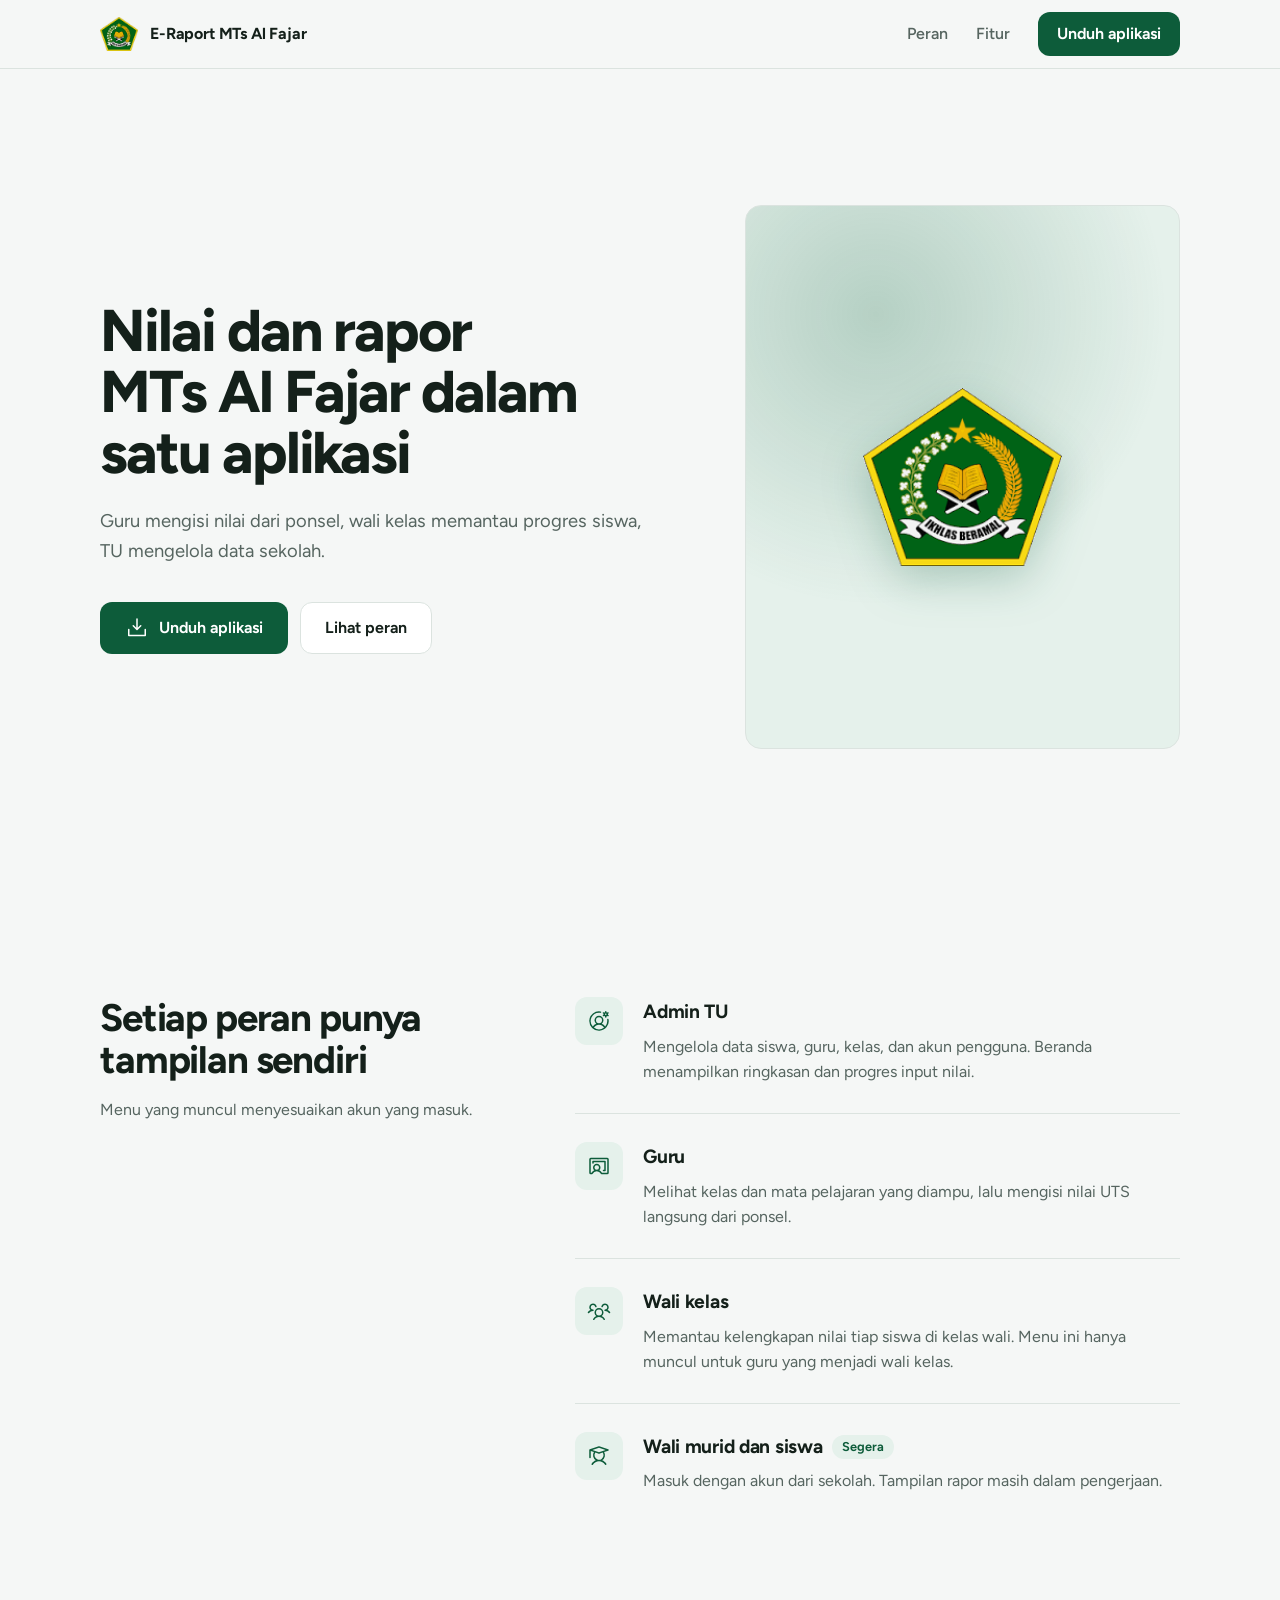
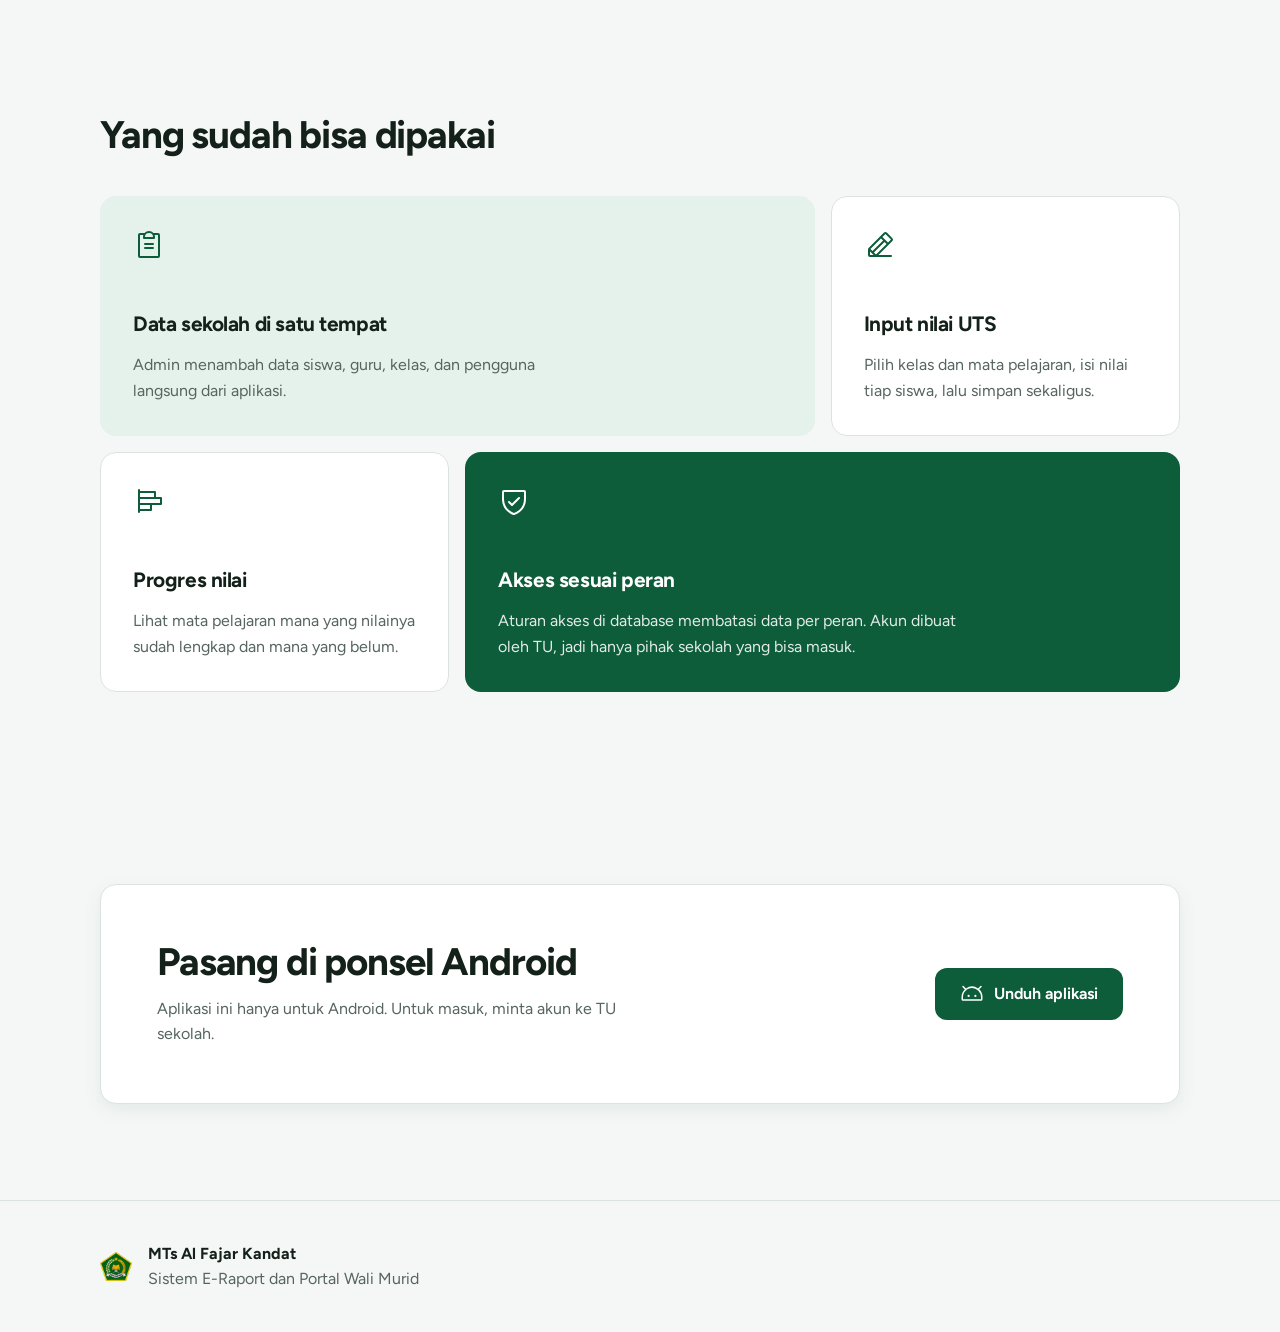
<file: landing/index.html>
<!doctype html>
<html lang="id">
<head>
  <meta charset="utf-8">
  <meta name="viewport" content="width=device-width, initial-scale=1">
  <title>E-Raport MTs Al Fajar</title>
  <meta name="description" content="Aplikasi Android untuk input nilai, pemantauan progres, dan pengelolaan data siswa MTs Al Fajar Kandat.">
  <meta name="theme-color" content="#0d5c3a">
  <meta property="og:title" content="E-Raport MTs Al Fajar">
  <meta property="og:description" content="Nilai dan rapor MTs Al Fajar dalam satu aplikasi.">
  <link rel="icon" href="assets/Logo.png">
  <link rel="preload" href="assets/fonts/figtree-latin-wght.woff2" as="font" type="font/woff2" crossorigin>
  <link rel="stylesheet" href="styles.css">
</head>
<!-- TODO: isi data-apk-url dengan tautan APK atau Play Store. Selama "#unduh", tombol hanya menggulir ke bagian unduh. -->
<body data-apk-url="#unduh">

<header class="nav">
  <div class="wrap">
    <a class="brand" href="#" aria-label="E-Raport MTs Al Fajar, ke atas">
      <img src="assets/Logo.png" alt="" width="38" height="34">
      <span>E-Raport MTs Al Fajar</span>
    </a>
    <nav class="nav-links" aria-label="Utama">
      <a href="#peran">Peran</a>
      <a href="#fitur">Fitur</a>
      <a class="btn btn-primary btn-sm" href="#unduh" data-download>Unduh aplikasi</a>
    </nav>
  </div>
</header>

<main>
  <section class="hero">
    <div class="wrap">
      <div>
        <h1>Nilai dan rapor MTs Al Fajar dalam satu aplikasi</h1>
        <p class="lead">Guru mengisi nilai dari ponsel, wali kelas memantau progres siswa, TU mengelola data sekolah.</p>
        <div class="actions">
          <a class="btn btn-primary" href="#unduh" data-download><svg class="icon" aria-hidden="true" xmlns="http://www.w3.org/2000/svg" viewBox="0 0 256 256" fill="currentColor"><path d="M224,144v64a8,8,0,0,1-8,8H40a8,8,0,0,1-8-8V144a8,8,0,0,1,16,0v56H208V144a8,8,0,0,1,16,0Zm-101.66,5.66a8,8,0,0,0,11.32,0l40-40a8,8,0,0,0-11.32-11.32L136,124.69V32a8,8,0,0,0-16,0v92.69L93.66,98.34a8,8,0,0,0-11.32,11.32Z"/></svg>Unduh aplikasi</a>
          <a class="btn btn-ghost" href="#peran">Lihat peran</a>
        </div>
      </div>
      <figure class="visual">
        <img src="assets/Logo.png" alt="Logo MTs Al Fajar" width="191" height="171">
      </figure>
    </div>
  </section>

  <section class="roles" id="peran">
    <div class="wrap">
      <div class="roles-head">
        <h2>Setiap peran punya tampilan sendiri</h2>
        <p class="sub">Menu yang muncul menyesuaikan akun yang masuk.</p>
      </div>
      <div>
        <article class="role">
          <div class="role-icon"><svg class="icon" aria-hidden="true" xmlns="http://www.w3.org/2000/svg" viewBox="0 0 256 256" fill="currentColor"><path d="M228.25,63.07l-4.66-2.69a23.6,23.6,0,0,0,0-8.76l4.66-2.69a8,8,0,0,0-8-13.86l-4.67,2.7A23.92,23.92,0,0,0,208,33.38V28a8,8,0,0,0-16,0v5.38a23.92,23.92,0,0,0-7.58,4.39l-4.67-2.7a8,8,0,1,0-8,13.86l4.66,2.69a23.6,23.6,0,0,0,0,8.76l-4.66,2.69a8,8,0,0,0,4,14.93,7.92,7.92,0,0,0,4-1.07l4.67-2.7A23.92,23.92,0,0,0,192,78.62V84a8,8,0,0,0,16,0V78.62a23.92,23.92,0,0,0,7.58-4.39l4.67,2.7a7.92,7.92,0,0,0,4,1.07,8,8,0,0,0,4-14.93ZM192,56a8,8,0,1,1,8,8A8,8,0,0,1,192,56Zm29.35,48.11a8,8,0,0,0-6.57,9.21A88.85,88.85,0,0,1,216,128a87.62,87.62,0,0,1-22.24,58.41,79.66,79.66,0,0,0-36.06-28.75,48,48,0,1,0-59.4,0,79.66,79.66,0,0,0-36.06,28.75A88,88,0,0,1,128,40a88.76,88.76,0,0,1,14.68,1.22,8,8,0,0,0,2.64-15.78,103.92,103.92,0,1,0,85.24,85.24A8,8,0,0,0,221.35,104.11ZM96,120a32,32,0,1,1,32,32A32,32,0,0,1,96,120ZM74.08,197.5a64,64,0,0,1,107.84,0,87.83,87.83,0,0,1-107.84,0Z"/></svg></div>
          <div>
            <h3>Admin TU</h3>
            <p>Mengelola data siswa, guru, kelas, dan akun pengguna. Beranda menampilkan ringkasan dan progres input nilai.</p>
          </div>
        </article>
        <article class="role">
          <div class="role-icon"><svg class="icon" aria-hidden="true" xmlns="http://www.w3.org/2000/svg" viewBox="0 0 256 256" fill="currentColor"><path d="M216,40H40A16,16,0,0,0,24,56V200a16,16,0,0,0,16,16H53.39a8,8,0,0,0,7.23-4.57,48,48,0,0,1,86.76,0,8,8,0,0,0,7.23,4.57H216a16,16,0,0,0,16-16V56A16,16,0,0,0,216,40ZM80,144a24,24,0,1,1,24,24A24,24,0,0,1,80,144Zm136,56H159.43a64.39,64.39,0,0,0-28.83-26.16,40,40,0,1,0-53.2,0A64.39,64.39,0,0,0,48.57,200H40V56H216ZM56,96V80a8,8,0,0,1,8-8H192a8,8,0,0,1,8,8v96a8,8,0,0,1-8,8H176a8,8,0,0,1,0-16h8V88H72v8a8,8,0,0,1-16,0Z"/></svg></div>
          <div>
            <h3>Guru</h3>
            <p>Melihat kelas dan mata pelajaran yang diampu, lalu mengisi nilai UTS langsung dari ponsel.</p>
          </div>
        </article>
        <article class="role">
          <div class="role-icon"><svg class="icon" aria-hidden="true" xmlns="http://www.w3.org/2000/svg" viewBox="0 0 256 256" fill="currentColor"><path d="M244.8,150.4a8,8,0,0,1-11.2-1.6A51.6,51.6,0,0,0,192,128a8,8,0,0,1-7.37-4.89,8,8,0,0,1,0-6.22A8,8,0,0,1,192,112a24,24,0,1,0-23.24-30,8,8,0,1,1-15.5-4A40,40,0,1,1,219,117.51a67.94,67.94,0,0,1,27.43,21.68A8,8,0,0,1,244.8,150.4ZM190.92,212a8,8,0,1,1-13.84,8,57,57,0,0,0-98.16,0,8,8,0,1,1-13.84-8,72.06,72.06,0,0,1,33.74-29.92,48,48,0,1,1,58.36,0A72.06,72.06,0,0,1,190.92,212ZM128,176a32,32,0,1,0-32-32A32,32,0,0,0,128,176ZM72,120a8,8,0,0,0-8-8A24,24,0,1,1,87.24,82a8,8,0,1,0,15.5-4A40,40,0,1,0,37,117.51,67.94,67.94,0,0,0,9.6,139.19a8,8,0,1,0,12.8,9.61A51.6,51.6,0,0,1,64,128,8,8,0,0,0,72,120Z"/></svg></div>
          <div>
            <h3>Wali kelas</h3>
            <p>Memantau kelengkapan nilai tiap siswa di kelas wali. Menu ini hanya muncul untuk guru yang menjadi wali kelas.</p>
          </div>
        </article>
        <article class="role">
          <div class="role-icon"><svg class="icon" aria-hidden="true" xmlns="http://www.w3.org/2000/svg" viewBox="0 0 256 256" fill="currentColor"><path d="M226.53,56.41l-96-32a8,8,0,0,0-5.06,0l-96,32A8,8,0,0,0,24,64v80a8,8,0,0,0,16,0V75.1L73.59,86.29a64,64,0,0,0,20.65,88.05c-18,7.06-33.56,19.83-44.94,37.29a8,8,0,1,0,13.4,8.74C77.77,197.25,101.57,184,128,184s50.23,13.25,65.3,36.37a8,8,0,0,0,13.4-8.74c-11.38-17.46-27-30.23-44.94-37.29a64,64,0,0,0,20.65-88l44.12-14.7a8,8,0,0,0,0-15.18ZM176,120A48,48,0,1,1,89.35,91.55l36.12,12a8,8,0,0,0,5.06,0l36.12-12A47.89,47.89,0,0,1,176,120ZM128,87.57,57.3,64,128,40.43,198.7,64Z"/></svg></div>
          <div>
            <h3>Wali murid dan siswa <span class="tag">Segera</span></h3>
            <p>Masuk dengan akun dari sekolah. Tampilan rapor masih dalam pengerjaan.</p>
          </div>
        </article>
      </div>
    </div>
  </section>

  <section class="bento" id="fitur">
    <div class="wrap">
      <h2>Yang sudah bisa dipakai</h2>
      <div class="bento-grid">
        <div class="cell wide tint">
          <svg class="icon" aria-hidden="true" xmlns="http://www.w3.org/2000/svg" viewBox="0 0 256 256" fill="currentColor"><path d="M168,152a8,8,0,0,1-8,8H96a8,8,0,0,1,0-16h64A8,8,0,0,1,168,152Zm-8-40H96a8,8,0,0,0,0,16h64a8,8,0,0,0,0-16Zm56-64V216a16,16,0,0,1-16,16H56a16,16,0,0,1-16-16V48A16,16,0,0,1,56,32H92.26a47.92,47.92,0,0,1,71.48,0H200A16,16,0,0,1,216,48ZM96,64h64a32,32,0,0,0-64,0ZM200,48H173.25A47.93,47.93,0,0,1,176,64v8a8,8,0,0,1-8,8H88a8,8,0,0,1-8-8V64a47.93,47.93,0,0,1,2.75-16H56V216H200Z"/></svg>
          <h3>Data sekolah di satu tempat</h3>
          <p>Admin menambah data siswa, guru, kelas, dan pengguna langsung dari aplikasi.</p>
        </div>
        <div class="cell">
          <svg class="icon" aria-hidden="true" xmlns="http://www.w3.org/2000/svg" viewBox="0 0 256 256" fill="currentColor"><path d="M227.32,73.37,182.63,28.69a16,16,0,0,0-22.63,0L36.69,152A15.86,15.86,0,0,0,32,163.31V208a16,16,0,0,0,16,16H216a8,8,0,0,0,0-16H115.32l112-112A16,16,0,0,0,227.32,73.37ZM136,75.31,152.69,92,68,176.69,51.31,160ZM48,208V179.31L76.69,208Zm48-3.31L79.32,188,164,103.31,180.69,120Zm96-96L147.32,64l24-24L216,84.69Z"/></svg>
          <h3>Input nilai UTS</h3>
          <p>Pilih kelas dan mata pelajaran, isi nilai tiap siswa, lalu simpan sekaligus.</p>
        </div>
        <div class="cell">
          <svg class="icon" aria-hidden="true" xmlns="http://www.w3.org/2000/svg" viewBox="0 0 256 256" fill="currentColor"><path d="M224,96H184V56a8,8,0,0,0-8-8H56V40a8,8,0,0,0-16,0V216a8,8,0,0,0,16,0v-8h88a8,8,0,0,0,8-8V160h72a8,8,0,0,0,8-8V104A8,8,0,0,0,224,96ZM168,64V96H56V64ZM136,192H56V160h80Zm80-48H56V112H216Z"/></svg>
          <h3>Progres nilai</h3>
          <p>Lihat mata pelajaran mana yang nilainya sudah lengkap dan mana yang belum.</p>
        </div>
        <div class="cell wide solid">
          <svg class="icon" aria-hidden="true" xmlns="http://www.w3.org/2000/svg" viewBox="0 0 256 256" fill="currentColor"><path d="M208,40H48A16,16,0,0,0,32,56v56c0,52.72,25.52,84.67,46.93,102.19,23.06,18.86,46,25.26,47,25.53a8,8,0,0,0,4.2,0c1-.27,23.91-6.67,47-25.53C198.48,196.67,224,164.72,224,112V56A16,16,0,0,0,208,40Zm0,72c0,37.07-13.66,67.16-40.6,89.42A129.3,129.3,0,0,1,128,223.62a128.25,128.25,0,0,1-38.92-21.81C61.82,179.51,48,149.3,48,112l0-56,160,0ZM82.34,141.66a8,8,0,0,1,11.32-11.32L112,148.69l50.34-50.35a8,8,0,0,1,11.32,11.32l-56,56a8,8,0,0,1-11.32,0Z"/></svg>
          <h3>Akses sesuai peran</h3>
          <p>Aturan akses di database membatasi data per peran. Akun dibuat oleh TU, jadi hanya pihak sekolah yang bisa masuk.</p>
        </div>
      </div>
    </div>
  </section>

  <section class="download" id="unduh">
    <div class="wrap">
      <div>
        <div>
          <h2>Pasang di ponsel Android</h2>
          <p>Aplikasi ini hanya untuk Android. Untuk masuk, minta akun ke TU sekolah.</p>
        </div>
        <a class="btn btn-primary" href="#unduh" data-download><svg class="icon" aria-hidden="true" xmlns="http://www.w3.org/2000/svg" viewBox="0 0 256 256" fill="currentColor"><path d="M176,148a12,12,0,1,1-12-12A12,12,0,0,1,176,148ZM92,136a12,12,0,1,0,12,12A12,12,0,0,0,92,136Zm148,24v24a16,16,0,0,1-16,16H32a16,16,0,0,1-16-16V161.13A113.38,113.38,0,0,1,51.4,78.72L26.34,53.66A8,8,0,0,1,37.66,42.34L63.82,68.5a111.43,111.43,0,0,1,128.55-.19l26-26a8,8,0,0,1,11.32,11.32L204.82,78.5c.75.71,1.5,1.43,2.24,2.17A111.25,111.25,0,0,1,240,160Zm-16,0a96,96,0,0,0-96-96h-.34C74.91,64.18,32,107.75,32,161.13V184H224Z"/></svg>Unduh aplikasi</a>
      </div>
    </div>
  </section>
</main>

<footer>
  <div class="wrap">
    <img src="assets/Logo.png" alt="" width="32" height="29">
    <div>
      <strong>MTs Al Fajar Kandat</strong>
      Sistem E-Raport dan Portal Wali Murid
    </div>
  </div>
</footer>

<script>
  // Satu tempat untuk tautan unduh: ubah data-apk-url di <body>.
  const apk = document.body.dataset.apkUrl;
  document.querySelectorAll("[data-download]").forEach((a) => (a.href = apk));
</script>
</body>
</html>
</file>
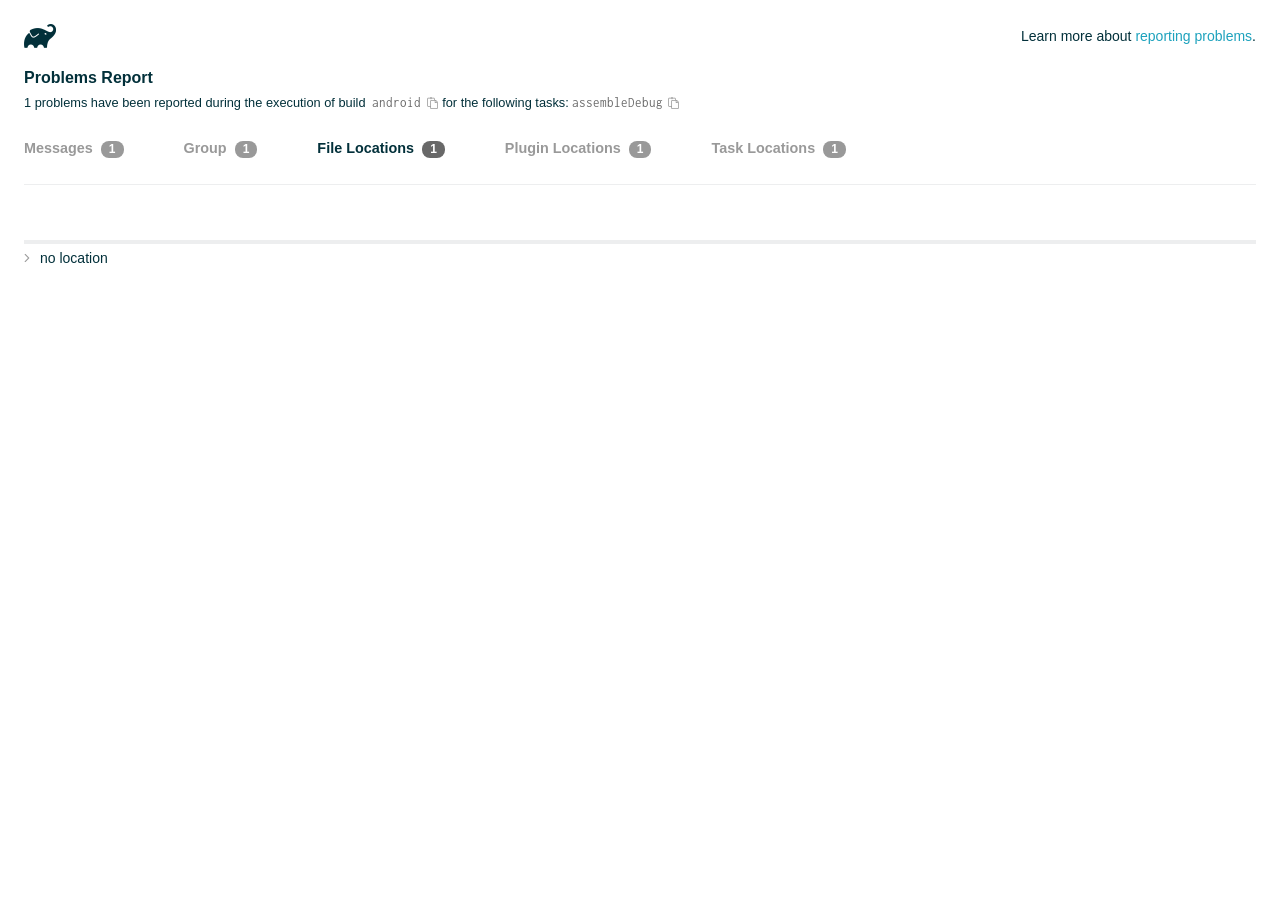
<file: android/build/reports/problems/problems-report.html>
<!DOCTYPE html>

<html lang="en">
<head>
    <!-- Required meta tags -->
    <meta charset="utf-8">
    <meta name="viewport" content="width=device-width, initial-scale=1, shrink-to-fit=no">

                    <style type="text/css">
                /*! normalize.css v7.0.0 | MIT License | github.com/necolas/normalize.css */
html {
    line-height: 1.15;
    -ms-text-size-adjust: 100%;
    -webkit-text-size-adjust: 100%
}

body {
    margin: 0
}

article, aside, footer, header, nav, section {
    display: block
}

h1 {
    font-size: 2em;
    margin: .67em 0
}

figcaption, figure, main {
    display: block
}

figure {
    margin: 1em 40px
}

hr {
    box-sizing: content-box;
    height: 0;
    overflow: visible
}

pre {
    font-family: monospace, monospace;
    font-size: 1em
}

a {
    background-color: transparent;
    -webkit-text-decoration-skip: objects
}

abbr[title] {
    border-bottom: none;
    text-decoration: underline;
    text-decoration: underline dotted
}

b, strong {
    font-weight: inherit
}

b, strong {
    font-weight: bolder
}

code, kbd, samp {
    font-family: monospace, monospace;
    font-size: 1em
}

dfn {
    font-style: italic
}

mark {
    background-color: #ff0;
    color: #000
}

small {
    font-size: 80%
}

sub, sup {
    font-size: 75%;
    line-height: 0;
    position: relative;
    vertical-align: baseline
}

sub {
    bottom: -.25em
}

sup {
    top: -.5em
}

audio, video {
    display: inline-block
}

audio:not([controls]) {
    display: none;
    height: 0
}

img {
    border-style: none
}

svg:not(:root) {
    overflow: hidden
}

button, input, optgroup, select, textarea {
    font-family: sans-serif;
    font-size: 100%;
    line-height: 1.15;
    margin: 0
}

button, input {
    overflow: visible
}

button, select {
    text-transform: none
}

[type=reset], [type=submit], button, html [type=button] {
    -webkit-appearance: button
}

[type=button]::-moz-focus-inner, [type=reset]::-moz-focus-inner, [type=submit]::-moz-focus-inner, button::-moz-focus-inner {
    border-style: none;
    padding: 0
}

[type=button]:-moz-focusring, [type=reset]:-moz-focusring, [type=submit]:-moz-focusring, button:-moz-focusring {
    outline: 1px dotted ButtonText
}

fieldset {
    padding: .35em .75em .625em
}

legend {
    box-sizing: border-box;
    color: inherit;
    display: table;
    max-width: 100%;
    padding: 0;
    white-space: normal
}

progress {
    display: inline-block;
    vertical-align: baseline
}

textarea {
    overflow: auto
}

[type=checkbox], [type=radio] {
    box-sizing: border-box;
    padding: 0
}

[type=number]::-webkit-inner-spin-button, [type=number]::-webkit-outer-spin-button {
    height: auto
}

[type=search] {
    -webkit-appearance: textfield;
    outline-offset: -2px
}

[type=search]::-webkit-search-cancel-button, [type=search]::-webkit-search-decoration {
    -webkit-appearance: none
}

::-webkit-file-upload-button {
    -webkit-appearance: button;
    font: inherit
}

details, menu {
    display: block
}

summary {
    display: list-item
}

canvas {
    display: inline-block
}

template {
    display: none
}

[hidden] {
    display: none
}

/* configuration cache styles */

.report-wrapper {
    margin: 0;
    padding: 0 24px;
}

.gradle-logo {
    width: 32px;
    height: 24px;
    background-image: url("[data-uri]");
    background-size: contain;
}

.header {
    display: flex;
    flex-wrap: wrap;
    position: fixed;
    top: 0;
    left: 0;
    width: 100%;
    padding: 24px 24px 0 24px;
    background-color: white;
    z-index: 1;
}

.learn-more {
    margin-left: auto;
    align-self: center;
    font-size: 0.875rem;
    font-weight: normal;
}

.title {
    display: flex;
    align-items: center;
    padding: 18px 0 24px 0;
    flex: 1 0 100%;
}

.content {
    font-size: 0.875rem;
    padding: 240px 0 48px;
    overflow-x: auto;
    white-space: nowrap;
}

.content ol:first-of-type {
    margin: 0;
}

.tree-btn {
    cursor: pointer;
    display: inline-block;
    width: 16px;
    height: 16px;
    background-size: contain;
    background-repeat: no-repeat;
    vertical-align: middle;
    margin-top: -0.2em;
}

.tree-btn.collapsed {
    background-image: url('data:image/svg+xml;utf8,<svg xmlns="http://www.w3.org/2000/svg" viewBox="0 0 192 512"><path d="M166.9 264.5l-117.8 116c-4.7 4.7-12.3 4.7-17 0l-7.1-7.1c-4.7-4.7-4.7-12.3 0-17L127.3 256 25.1 155.6c-4.7-4.7-4.7-12.3 0-17l7.1-7.1c4.7-4.7 12.3-4.7 17 0l117.8 116c4.6 4.7 4.6 12.3-.1 17z" fill="%23999999" stroke="%23999999"/></svg>');
}

.tree-btn.expanded {
    background-image: url('data:image/svg+xml;utf8,<svg xmlns="http://www.w3.org/2000/svg" viewBox="0 0 256 512"><path d="M119.5 326.9L3.5 209.1c-4.7-4.7-4.7-12.3 0-17l7.1-7.1c4.7-4.7 12.3-4.7 17 0L128 287.3l100.4-102.2c4.7-4.7 12.3-4.7 17 0l7.1 7.1c4.7 4.7 4.7 12.3 0 17L136.5 327c-4.7 4.6-12.3 4.6-17-.1z" fill="%23999999" stroke="%23999999"/></svg>');
}

ul .tree-btn {
    margin-right: 3px;
}

.leaf-icon {
    display: inline-block;
    width: 16px;
    height: 16px;
    background-image: url('data:image/svg+xml;utf8,<svg xmlns="http://www.w3.org/2000/svg" viewBox="0 0 256 512"><path d="M32 256 H224" stroke="%23999999" stroke-width="48" stroke-linecap="round"/></svg>');
    background-size: contain;
    background-repeat: no-repeat;
    vertical-align: middle;
    margin-top: -0.2em;
}

.invisible-text {
    user-select: all; /* Allow the text to be selectable */
    color: transparent; /* Hide the text */
    text-indent: -9999px; /* Move the text out of view */
    position: relative;
    white-space: pre; /* Preserve meaningful whitespace in the invisible text for copying */
}

.text-for-copy {
    display: inline-block;
}

.enum-icon {
    display: inline-block;
    width: 16px;
    height: 16px;
    background-image: url('data:image/svg+xml;utf8,<svg xmlns="http://www.w3.org/2000/svg" viewBox="0 0 1024 1024"><circle cx="512" cy="512" r="200" /></svg>');
    background-size: contain;
    background-repeat: no-repeat;
    vertical-align: middle;
    margin-inline-start: 0.5ex;
    margin-inline-end: 0.5ex;
    margin-top: -0.2em;
}

.error-icon {
    display: inline-block;
    width: 16px;
    height: 16px;
    background-image: url('data:image/svg+xml;utf8,<svg xmlns="http://www.w3.org/2000/svg" viewBox="0 0 320 512"><path d="M193.94 256L296.5 153.44l21.15-21.15c3.12-3.12 3.12-8.19 0-11.31l-22.63-22.63c-3.12-3.12-8.19-3.12-11.31 0L160 222.06 36.29 98.34c-3.12-3.12-8.19-3.12-11.31 0L2.34 120.97c-3.12 3.12-3.12 8.19 0 11.31L126.06 256 2.34 379.71c-3.12 3.12-3.12 8.19 0 11.31l22.63 22.63c3.12 3.12 8.19 3.12 11.31 0L160 289.94 262.56 392.5l21.15 21.15c3.12 3.12 8.19 3.12 11.31 0l22.63-22.63c3.12-3.12 3.12-8.19 0-11.31L193.94 256z" fill="%23FC461E" stroke="%23FC461E"/></svg>');
    background-size: contain;
    background-repeat: no-repeat;
    vertical-align: middle;
    margin-inline-start: 0.5ex;
    margin-inline-end: 0.5ex;
    margin-top: -0.2em;
}

.advice-icon {
    display: inline-block;
    width: 16px;
    height: 16px;
    background-image: url('data:image/svg+xml;utf8,<svg width="800px" height="800px" viewBox="-4.93 0 122.88 122.88" version="1.1" id="Layer_1" xmlns="http://www.w3.org/2000/svg" xmlns:xlink="http://www.w3.org/1999/xlink"  style="enable-background:new 0 0 113.01 122.88" xml:space="preserve"><g><path d="M44.13,102.06c-1.14,0.03-2.14-0.81-2.3-1.96c-0.17-1.2,0.64-2.31,1.82-2.54c-1.3-7.37-4.85-11.43-8.6-15.72 c-2.92-3.34-5.95-6.81-8.34-11.92c-2.35-5.03-3.64-10.23-3.6-15.63c0.05-5.4,1.42-10.96,4.4-16.71c0.02-0.04,0.04-0.07,0.06-0.11 l0,0c3.91-6.62,9.38-11.04,15.47-13.52c5.11-2.09,10.66-2.8,16.1-2.3c5.42,0.5,10.73,2.2,15.37,4.94 c5.9,3.49,10.75,8.67,13.42,15.21c1.44,3.54,2.42,7.49,2.54,11.82c0.12,4.31-0.62,8.96-2.61,13.88 c-2.66,6.59-6.18,10.68-9.47,14.51c-3.03,3.53-5.85,6.81-7.42,11.84c0.89,0.21,1.59,0.94,1.73,1.9c0.17,1.24-0.7,2.39-1.94,2.56 l-0.77,0.11c-0.14,1.09-0.23,2.26-0.27,3.51l0.25-0.04c1.24-0.17,2.39,0.7,2.56,1.94c0.17,1.24-0.7,2.39-1.94,2.56l-0.78,0.11 c0.01,0.15,0.02,0.3,0.03,0.45l0,0c0.07,0.88,0.08,1.73,0.03,2.54l0.13-0.02c1.25-0.15,2.38,0.74,2.54,1.98 c0.15,1.25-0.74,2.38-1.98,2.54l-1.68,0.21c-1.2,3.11-3.34,5.48-5.87,6.94c-1.74,1.01-3.67,1.59-5.61,1.71 c-1.97,0.12-3.96-0.25-5.78-1.13c-2.08-1.02-3.94-2.71-5.29-5.14c-0.65-0.33-1.13-0.97-1.23-1.75c-0.04-0.31-0.01-0.61,0.07-0.89 c-0.39-1.16-0.68-2.43-0.87-3.83l-0.07,0.01c-1.24,0.17-2.39-0.7-2.56-1.94c-0.17-1.24,0.7-2.39,1.94-2.56l0.54-0.08 C44.19,104.32,44.18,103.16,44.13,102.06L44.13,102.06z M2.18,58.86C1.01,58.89,0.04,57.98,0,56.81c-0.04-1.17,0.88-2.14,2.05-2.18 l8.7-0.3c1.17-0.04,2.14,0.88,2.18,2.05c0.04,1.17-0.88,2.14-2.05,2.18L2.18,58.86L2.18,58.86z M110.68,50.25 c1.16-0.12,2.2,0.73,2.32,1.89c0.12,1.16-0.73,2.2-1.89,2.32l-8.66,0.91c-1.16,0.12-2.2-0.73-2.32-1.89 c-0.12-1.16,0.73-2.2,1.89-2.32L110.68,50.25L110.68,50.25z M94.91,14.78c0.65-0.97,1.96-1.23,2.93-0.58 c0.97,0.65,1.23,1.96,0.58,2.93l-4.84,7.24c-0.65,0.97-1.96,1.23-2.93,0.58c-0.97-0.65-1.23-1.96-0.58-2.93L94.91,14.78 L94.91,14.78z M57.63,2.06c0.03-1.17,1-2.09,2.16-2.06c1.17,0.03,2.09,1,2.06,2.16l-0.22,8.7c-0.03,1.17-1,2.09-2.16,2.06 c-1.17-0.03-2.09-1-2.06-2.16L57.63,2.06L57.63,2.06z M13.88,15.53c-0.86-0.8-0.9-2.14-0.11-2.99c0.8-0.86,2.14-0.9,2.99-0.11 l6.37,5.94c0.86,0.8,0.9,2.14,0.11,2.99c-0.8,0.86-2.14,0.9-2.99,0.11L13.88,15.53L13.88,15.53z M47.88,96.95l18.49-2.63 c1.59-6.7,5.05-10.73,8.8-15.08c3.08-3.58,6.36-7.4,8.76-13.34c1.76-4.35,2.41-8.43,2.31-12.19c-0.1-3.75-0.96-7.21-2.24-10.34 c-2.3-5.63-6.51-10.11-11.65-13.15c-4.11-2.43-8.8-3.94-13.59-4.37c-4.77-0.44-9.64,0.19-14.13,2.02 c-5.26,2.15-9.99,5.97-13.39,11.72c-2.64,5.12-3.86,10.02-3.9,14.73c-0.04,4.74,1.11,9.33,3.2,13.8c2.13,4.56,4.97,7.8,7.69,10.92 C42.47,83.9,46.48,88.49,47.88,96.95L47.88,96.95z M65.62,99.02l-17.27,2.45c0.05,1.1,0.07,2.25,0.05,3.47l17.05-2.42 C65.47,101.29,65.52,100.12,65.62,99.02L65.62,99.02z M48.49,109.52c0.12,0.92,0.3,1.76,0.53,2.54l16.55-2.04 c0.11-0.86,0.13-1.77,0.05-2.74l0,0l0-0.02l-0.01-0.17L48.49,109.52L48.49,109.52z M51.37,116.36c0.64,0.67,1.35,1.19,2.1,1.55 c1.15,0.56,2.42,0.79,3.67,0.72c1.29-0.08,2.57-0.47,3.74-1.15c1.1-0.64,2.09-1.53,2.88-2.65L51.37,116.36L51.37,116.36z"/></g></svg>');
    background-size: contain;
    background-repeat: no-repeat;
    vertical-align: middle;
    margin-inline-start: 0.5ex;
    margin-inline-end: 0.5ex;
    margin-top: -0.2em;
}

.warning-icon {
    display: inline-block;
    width: 13px;
    height: 13px;
    background-image: url('data:image/svg+xml;utf8,<svg xmlns="http://www.w3.org/2000/svg" viewBox="0 0 576 512"><path d="M270.2 160h35.5c3.4 0 6.1 2.8 6 6.2l-7.5 196c-.1 3.2-2.8 5.8-6 5.8h-20.5c-3.2 0-5.9-2.5-6-5.8l-7.5-196c-.1-3.4 2.6-6.2 6-6.2zM288 388c-15.5 0-28 12.5-28 28s12.5 28 28 28 28-12.5 28-28-12.5-28-28-28zm281.5 52L329.6 24c-18.4-32-64.7-32-83.2 0L6.5 440c-18.4 31.9 4.6 72 41.6 72H528c36.8 0 60-40 41.5-72zM528 480H48c-12.3 0-20-13.3-13.9-24l240-416c6.1-10.6 21.6-10.7 27.7 0l240 416c6.2 10.6-1.5 24-13.8 24z" fill="%23DEAD22" stroke="%23DEAD22"/></svg>');
    background-size: contain;
    background-repeat: no-repeat;
    vertical-align: middle;
    margin-inline-start: 0.3ex;
    margin-inline-end: 1.1ex;
    margin-top: -0.1em;
}

.documentation-button {
    cursor: pointer;
    display: inline-block;
    width: 13px;
    height: 13px;
    background-image: url('data:image/svg+xml;utf8,<svg xmlns="http://www.w3.org/2000/svg" viewBox="0 0 512 512"><path d="M256 340c-15.464 0-28 12.536-28 28s12.536 28 28 28 28-12.536 28-28-12.536-28-28-28zm7.67-24h-16c-6.627 0-12-5.373-12-12v-.381c0-70.343 77.44-63.619 77.44-107.408 0-20.016-17.761-40.211-57.44-40.211-29.144 0-44.265 9.649-59.211 28.692-3.908 4.98-11.054 5.995-16.248 2.376l-13.134-9.15c-5.625-3.919-6.86-11.771-2.645-17.177C185.658 133.514 210.842 116 255.67 116c52.32 0 97.44 29.751 97.44 80.211 0 67.414-77.44 63.849-77.44 107.408V304c0 6.627-5.373 12-12 12zM256 40c118.621 0 216 96.075 216 216 0 119.291-96.61 216-216 216-119.244 0-216-96.562-216-216 0-119.203 96.602-216 216-216m0-32C119.043 8 8 119.083 8 256c0 136.997 111.043 248 248 248s248-111.003 248-248C504 119.083 392.957 8 256 8z" fill="%23999999" stroke="%23999999"/></svg>');
    background-size: contain;
    background-repeat: no-repeat;
    vertical-align: middle;
    margin-inline-start: 0.5ex;
    margin-inline-end: 0.5ex;
    margin-top: -0.2em;
}

.documentation-button::selection {
    color: transparent;
}

.documentation-button:hover {
    color: transparent;
}

.copy-button {
    cursor: pointer;
    display: inline-block;
    width: 12px;
    height: 12px;
    background-image: url('data:image/svg+xml;utf8,<svg xmlns="http://www.w3.org/2000/svg" viewBox="0 0 448 512"><path d="M433.941 193.941l-51.882-51.882A48 48 0 0 0 348.118 128H320V80c0-26.51-21.49-48-48-48h-66.752C198.643 13.377 180.858 0 160 0s-38.643 13.377-45.248 32H48C21.49 32 0 53.49 0 80v288c0 26.51 21.49 48 48 48h80v48c0 26.51 21.49 48 48 48h224c26.51 0 48-21.49 48-48V227.882a48 48 0 0 0-14.059-33.941zm-22.627 22.627a15.888 15.888 0 0 1 4.195 7.432H352v-63.509a15.88 15.88 0 0 1 7.431 4.195l51.883 51.882zM160 30c9.941 0 18 8.059 18 18s-8.059 18-18 18-18-8.059-18-18 8.059-18 18-18zM48 384c-8.822 0-16-7.178-16-16V80c0-8.822 7.178-16 16-16h66.752c6.605 18.623 24.389 32 45.248 32s38.643-13.377 45.248-32H272c8.822 0 16 7.178 16 16v48H176c-26.51 0-48 21.49-48 48v208H48zm352 96H176c-8.822 0-16-7.178-16-16V176c0-8.822 7.178-16 16-16h144v72c0 13.2 10.8 24 24 24h72v208c0 8.822-7.178 16-16 16z" fill="%23999999" stroke="%23999999"/></svg>');
    background-size: contain;
    background-repeat: no-repeat;
    vertical-align: middle;
    margin-inline-start: 0.5ex;
    margin-top: -0.2em;
}

.groups{
    display: flex;
    border-bottom: 1px solid #EDEEEF;
    flex: 1 0 100%;
}

.uncategorized {
    display: flex;
    border-top: 4px solid #EDEEEF;
    flex: 1 0 100%;
}

.group-selector {
    padding: 0 52px 24px 0;
    font-size: 0.9rem;
    font-weight: bold;
    color: #999999;
    cursor: pointer;
}

.group-selector__count {
    margin: 0 8px;
    border-radius: 8px;
    background-color: #999;
    color: #fff;
    padding: 1px 8px 2px;
    font-size: 0.75rem;
}

.group-selector--active {
    color: #02303A;
    cursor: auto;
}

.group-selector--active .group-selector__count {
    background-color: #686868;
}

.group-selector--disabled {
    cursor: not-allowed;
}

.accordion-header {
    cursor: pointer;
}

.container {
    padding-left: 0.5em;
    padding-right: 0.5em;
}

.stacktrace {
    border-radius: 4px;
    overflow-x: auto;
    padding: 0.5rem;
    margin-bottom: 0;
    min-width: 1000px;
}

/* Lato (bold, regular) */
@font-face {
    font-display: swap;
    font-family: Lato;
    font-weight: 500;
    font-style: normal;
    src: url("https://assets.gradle.com/lato/fonts/lato-semibold/lato-semibold.woff2") format("woff2"),
    url("https://assets.gradle.com/lato/fonts/lato-semibold/lato-semibold.woff") format("woff");
}

@font-face {
    font-display: swap;
    font-family: Lato;
    font-weight: bold;
    font-style: normal;
    src: url("https://assets.gradle.com/lato/fonts/lato-bold/lato-bold.woff2") format("woff2"),
    url("https://assets.gradle.com/lato/fonts/lato-bold/lato-bold.woff") format("woff");
}

* {
    -webkit-box-sizing: border-box;
    -moz-box-sizing: border-box;
    box-sizing: border-box;
}

html,
body {
    margin: 0;
    padding: 0;
}

html {
    font-family: "Lato", "Helvetica Neue", Arial, sans-serif;
    font-size: 16px;
    font-weight: 400;
    line-height: 1.5;
}

body {
    color: #02303A;
    background-color: #ffffff;
    -webkit-text-size-adjust: 100%;
    -ms-text-size-adjust: 100%;
    -webkit-font-smoothing: antialiased;
}


/* typography */
h1, h2, h3, h4, h5, h6 {
    color: #02303A;
    text-rendering: optimizeLegibility;
    margin: 0;
}

h1 {
    font-size: 1rem;
}

h2 {
    font-size: 0.9rem;
}

h3 {
    font-size: 1.125rem;
}

h4, h5, h6 {
    font-size: 0.875rem;
}

h1 code {
    font-weight: bold;
}

ul, ol, dl {
    list-style-position: outside;
    line-height: 1.6;
    padding: 0;
    margin: 0 0 0 20px;
    list-style-type: none;
}

li {
    line-height: 2;
}

a {
    color: #1DA2BD;
    text-decoration: none;
    transition: all 0.3s ease, visibility 0s;
}

a:hover {
    color: #35c1e4;
}

/* code */
code, pre {
    font-family: Inconsolata, Monaco, "Courier New", monospace;
    font-style: normal;
    font-variant-ligatures: normal;
    font-variant-caps: normal;
    font-variant-numeric: normal;
    font-variant-east-asian: normal;
    font-weight: normal;
    font-stretch: normal;
    color: #686868;
}

*:not(pre) > code {
    letter-spacing: 0;
    padding: 0.1em 0.5ex;
    text-rendering: optimizeSpeed;
    word-spacing: -0.15em;
    word-wrap: break-word;
}

pre {
    font-size: 0.75rem;
    line-height: 1.8;
    margin-top: 0;
    margin-bottom: 1.5em;
    padding: 1rem;
}

pre code {
    background-color: transparent;
    color: inherit;
    line-height: 1.8;
    font-size: 100%;
    padding: 0;
}

a code {
    color: #1BA8CB;
}

pre.code, pre.programlisting, pre.screen, pre.tt {
    background-color: #f7f7f8;
    border-radius: 4px;
    font-size: 1em;
    line-height: 1.45;
    margin-bottom: 1.25em;
    overflow-x: auto;
    padding: 1rem;
}

li em, p em {
    padding: 0 1px;
}

code em, tt em {
    text-decoration: none;
}

code + .copy-button {
    margin-inline-start: 0.2ex;
}

.java-exception {
    font-size: 0.75rem;
    padding-left: 24px;
}

.java-exception ul {
    margin: 0;
    line-height: inherit;
}

.java-exception code {
    white-space: pre;
}

.java-exception-part-toggle {
    user-select: none;
    cursor: pointer;
    border-radius: 2px;
    padding: 0.1em 0.2em;
    background: azure;
    color: #686868;
}

                </style>
    <!-- Inconsolata is used as a default monospace font in the report. -->
    <link rel="stylesheet" href="https://fonts.googleapis.com/css?family=Inconsolata:400,700" />

    <title>Gradle Configuration Cache</title>
</head>
<body>

<div id="playground"></div>

<div class="report" id="report">
    Loading...
</div>

<script type="text/javascript">
function configurationCacheProblems() { return (
// begin-report-data
{"diagnostics":[{"locations":[{"pluginId":"kotlin-android"}],"problem":[{"text":"Deprecated 'org.jetbrains.kotlin.android' plugin usage"}],"severity":"WARNING","problemDetails":[{"text":"The 'org.jetbrains.kotlin.android' plugin in project ':app' is no longer required for Kotlin support since AGP 9.0."}],"contextualLabel":"Deprecated 'org.jetbrains.kotlin.android' plugin usage","documentationLink":"https://kotl.in/gradle/agp-built-in-kotlin","problemId":[{"name":"kgp:deprecation","displayName":"Kotlin Gradle Plugin Deprecation"},{"name":"kotlin","displayName":"Kotlin"},{"name":"deprecated-kotlin-android-plugin","displayName":"Deprecated 'org.jetbrains.kotlin.android' plugin usage"}],"solutions":[[{"text":"Remove both `android.builtInKotlin=true` and `android.newDsl=false` from `gradle.properties`, then migrate to built-in Kotlin."}]]}],"problemsReport":{"totalProblemCount":1,"buildName":"android","requestedTasks":"assembleDebug","documentationLink":"https://docs.gradle.org/9.1.0/userguide/reporting_problems.html","documentationLinkCaption":"Problem report","summaries":[]}}
// end-report-data
);}
</script>
                <script type="text/javascript">
                !function(n,t){"object"==typeof exports&&"object"==typeof module?module.exports=t():"function"==typeof define&&define.amd?define([],t):"object"==typeof exports?exports["configuration-cache-report"]=t():n["configuration-cache-report"]=t()}(this,(()=>(({70:function(){void 0===ArrayBuffer.isView&&(ArrayBuffer.isView=function(n){return null!=n&&null!=n.__proto__&&n.__proto__.__proto__===Int8Array.prototype.__proto__}),void 0===Math.imul&&(Math.imul=function(n,t){return(4294901760&n)*(65535&t)+(65535&n)*(0|t)|0}),this["configuration-cache-report"]=function(n){"use strict";var t,r,i,e,u,o,f,s,c,a,h,l,_,v,d,g,w,b,p,m,k,q,y,B,C,x,j,P,I,S,z,T,E,L,N,A,M,F,D,O,R,H,$,G,U,V,Q,Z,Y,W,K,X,J,nn,tn,rn,en,un,on,fn,sn,cn,an,hn,ln,_n,vn,dn,gn,wn,bn,pn,mn,kn,qn,yn,Bn,Cn,xn,jn,Pn,In,Sn,zn,Tn,En,Ln,Nn,An,Mn=Math.imul,Fn=ArrayBuffer.isView;function Dn(n,t){if(!(t>=0))throw _u(ce("Requested element count "+t+" is less than zero."));return function(n,t){if(!(t>=0))throw _u(ce("Requested element count "+t+" is less than zero."));if(0===t)return Ct();if(t>=n.length)return function(n){switch(n.length){case 0:return Ct();case 1:return qr(n[0]);default:return function(n){return Hr(function(n){return new It(n,!1)}(n))}(n)}}(n);if(1===t)return qr(n[0]);var r=0,i=Rr(),e=0,u=n.length;n:for(;e<u;){var o=n[e];if(e=e+1|0,i.d(o),(r=r+1|0)===t)break n}return i}(n,rt(n.length-t|0,0))}function On(n,t,r,i,e,u,o){return t=t===A?", ":t,r=r===A?"":r,i=i===A?"":i,e=e===A?-1:e,u=u===A?"...":u,o=o===A?null:o,function(n,t,r,i,e,u,o,f){r=r===A?", ":r,i=i===A?"":i,e=e===A?"":e,u=u===A?-1:u,o=o===A?"...":o,f=f===A?null:f,t.e(i);var s=0,c=0,a=n.length;n:for(;c<a;){var h=n[c];if(c=c+1|0,(s=s+1|0)>1&&t.e(r),!(u<0||s<=u))break n;Jt(t,h,f)}return u>=0&&s>u&&t.e(o),t.e(e),t}(n,Bi(),t,r,i,e,u,o).toString()}function Rn(n){return n.length-1|0}function Hn(n,t){if(null==t){var r=0,i=n.length-1|0;if(r<=i)do{var e=r;if(r=r+1|0,null==n[e])return e}while(r<=i)}else{var u=0,o=n.length-1|0;if(u<=o)do{var f=u;if(u=u+1|0,le(t,n[f]))return f}while(u<=o)}return-1}function $n(n,t,r,i,e,u,o){return t=t===A?", ":t,r=r===A?"":r,i=i===A?"":i,e=e===A?-1:e,u=u===A?"...":u,o=o===A?null:o,Gn(n,Bi(),t,r,i,e,u,o).toString()}function Gn(n,t,r,i,e,u,o,f){r=r===A?", ":r,i=i===A?"":i,e=e===A?"":e,u=u===A?-1:u,o=o===A?"...":o,f=f===A?null:f,t.e(i);var s=0,c=n.f();n:for(;c.g();){var a=c.h();if((s=s+1|0)>1&&t.e(r),!(u<0||s<=u))break n;Jt(t,a,f)}return u>=0&&s>u&&t.e(o),t.e(e),t}function Un(n){if(n.i())throw xu("List is empty.");return n.j(0)}function Vn(n){return new tt(n)}function Qn(n){if(Ke(n,Di)){var t;switch(n.k()){case 0:t=Ct();break;case 1:t=qr(Ke(n,Fi)?n.j(0):n.f().h());break;default:t=Zn(n)}return t}return xt(Xn(n))}function Zn(n){return Hr(n)}function Yn(n){if(Ke(n,Di)&&n.k()<=1)return Qn(n);var t=Xn(n);return function(n){var t=(n.k()/2|0)-1|0;if(t<0)return br();var r=jt(n),i=0;if(i<=t)do{var e=i;i=i+1|0;var u=n.j(e);n.f4(e,n.j(r)),n.f4(r,u),r=r-1|0}while(e!==t)}(t),t}function Wn(n,t){if(!(t>=0))throw _u(ce("Requested element count "+t+" is less than zero."));return function(n,t){if(!(t>=0))throw _u(ce("Requested element count "+t+" is less than zero."));if(0===t)return Ct();if(Ke(n,Di)){if(t>=n.k())return Qn(n);if(1===t)return qr(function(n){if(Ke(n,Fi))return Un(n);var t=n.f();if(!t.g())throw xu("Collection is empty.");return t.h()}(n))}var r=0,i=Rr(),e=n.f();n:for(;e.g();){var u=e.h();if(i.d(u),(r=r+1|0)===t)break n}return xt(i)}(n,rt(n.k()-t|0,0))}function Kn(n,t){if(!(t>=0))throw _u(ce("Requested element count "+t+" is less than zero."));if(0===t)return Ct();var r=n.k();if(t>=r)return Qn(n);if(1===t)return qr(Jn(n));var i=Rr();if(Ke(n,bi)){var e=r-t|0;if(e<r)do{var u=e;e=e+1|0,i.d(n.j(u))}while(e<r)}else for(var o=n.l(r-t|0);o.g();){var f=o.h();i.d(f)}return i}function Xn(n){return Ke(n,Di)?Zn(n):nt(n,Or())}function Jn(n){if(n.i())throw xu("List is empty.");return n.j(jt(n))}function nt(n,t){for(var r=n.f();r.g();){var i=r.h();t.d(i)}return t}function tt(n){this.n_1=n}function rt(n,t){return n<t?t:n}function it(n,t){return n>t?t:n}function et(n,t){return Kt().q(n,t,-1)}function ut(n,t){return new Ft(n,t)}function ot(n){var t=n.f();if(!t.g())return Ct();var r=t.h();if(!t.g())return qr(r);var i=Or();for(i.d(r);t.g();)i.d(t.h());return i}function ft(n){this.r_1=n}function st(n,t){this.s_1=n,this.t_1=t}function ct(){}function at(n){this.x_1=n,this.w_1=0}function ht(n,t){this.a1_1=n,at.call(this,n),_t().b1(t,this.a1_1.k()),this.w_1=t}function lt(){t=this}function _t(){return null==t&&new lt,t}function vt(){_t(),ct.call(this)}function dt(n){this.h1_1=n}function gt(n,t){return t===n?"(this Map)":Vi(t)}function wt(n,t){var r;n:{for(var i=n.o().f();i.g();){var e=i.h();if(le(e.j1(),t)){r=e;break n}}r=null}return r}function bt(){r=this}function pt(){return null==r&&new bt,r}function mt(n){this.q1_1=n,ct.call(this)}function kt(){pt(),this.n1_1=null,this.o1_1=null}function qt(){i=this}function yt(){return null==i&&new qt,i}function Bt(n){return n.length>0?ou(n):Ct()}function Ct(){return null==e&&new Pt,e}function xt(n){switch(n.k()){case 0:return Ct();case 1:return qr(n.j(0));default:return n}}function jt(n){return n.k()-1|0}function Pt(){e=this,this.z1_1=new ke(-1478467534,-1720727600)}function It(n,t){this.b2_1=n,this.c2_1=t}function St(){u=this}function zt(){return null==u&&new St,u}function Tt(n,t){return Ke(n,Di)?n.k():t}function Et(n,t){if(Ke(t,Di))return n.m(t);for(var r=!1,i=t.f();i.g();){var e=i.h();n.d(e)&&(r=!0)}return r}function Lt(){}function Nt(n,t){this.h2_1=n,this.g2_1=n.i2_1.l(function(n,t){if(!(0<=t&&t<=n.k()))throw du("Position index "+t+" must be in range ["+Ve(0,n.k())+"].");return n.k()-t|0}(n,t))}function At(n){vt.call(this),this.i2_1=n}function Mt(n){this.k2_1=n,this.j2_1=n.l2_1.f()}function Ft(n,t){this.l2_1=n,this.m2_1=t}function Dt(n){for(;n.n2_1.g();){var t=n.n2_1.h();if(n.q2_1.t2_1(t)===n.q2_1.s2_1)return n.p2_1=t,n.o2_1=1,br()}n.o2_1=0}function Ot(n){this.q2_1=n,this.n2_1=n.r2_1.f(),this.o2_1=-1,this.p2_1=null}function Rt(n,t,r){t=t===A||t,this.r2_1=n,this.s2_1=t,this.t2_1=r}function Ht(){return null==o&&new $t,o}function $t(){o=this,this.u2_1=new ke(1993859828,793161749)}function Gt(n,t,r){return Ut(Ut(n,r)-Ut(t,r)|0,r)}function Ut(n,t){var r=n%t|0;return r>=0?r:r+t|0}function Vt(){f=this,this.p_1=new Zt(1,0)}function Qt(){return null==f&&new Vt,f}function Zt(n,t){Qt(),Xt.call(this,n,t,1)}function Yt(n,t,r){Lt.call(this),this.d3_1=r,this.e3_1=t,this.f3_1=this.d3_1>0?n<=t:n>=t,this.g3_1=this.f3_1?n:this.e3_1}function Wt(){s=this}function Kt(){return null==s&&new Wt,s}function Xt(n,t,r){if(Kt(),0===r)throw _u("Step must be non-zero.");if(r===mr().MIN_VALUE)throw _u("Step must be greater than Int.MIN_VALUE to avoid overflow on negation.");this.z2_1=n,this.a3_1=function(n,t,r){var i;if(r>0)i=n>=t?t:t-Gt(t,n,r)|0;else{if(!(r<0))throw _u("Step is zero.");i=n<=t?t:t+Gt(n,t,0|-r)|0}return i}(n,t,r),this.b3_1=r}function Jt(n,t,r){null!=r?n.e(r(t)):null==t||nu(t)?n.e(t):t instanceof Mi?n.i3(t.h3_1):n.e(Vi(t))}function nr(n,t,r){if(n===t)return!0;if(!(r=r!==A&&r))return!1;var i=xi(n),e=xi(t);return i===e||le(new Mi(ne(Li(i).toLowerCase(),0)),new Mi(ne(Li(e).toLowerCase(),0)))}function tr(n){return re(n)-1|0}function rr(n,t,r,i){return r=r===A?0:r,(i=i!==A&&i)||"string"!=typeof n?ir(n,t,r,re(n),i):n.indexOf(t,r)}function ir(n,t,r,i,e,u){var o=(u=u!==A&&u)?et(it(r,tr(n)),rt(i,0)):Ve(rt(r,0),it(i,re(n)));if("string"==typeof n&&"string"==typeof t){var f=o.z2_1,s=o.a3_1,c=o.b3_1;if(c>0&&f<=s||c<0&&s<=f)do{var a=f;if(f=f+c|0,Ti(t,0,n,a,re(t),e))return a}while(a!==s)}else{var h=o.z2_1,l=o.a3_1,_=o.b3_1;if(_>0&&h<=l||_<0&&l<=h)do{var v=h;if(h=h+_|0,fr(t,0,n,v,re(t),e))return v}while(v!==l)}return-1}function er(n){var t=0,r=re(n)-1|0,i=!1;n:for(;t<=r;){var e=ji(ne(n,i?r:t));if(i){if(!e)break n;r=r-1|0}else e?t=t+1|0:i=!0}return ie(n,t,r+1|0)}function ur(n,t){return ce(ie(n,t.y2(),t.c3()+1|0))}function or(n,t,r,i,e){r=r===A?0:r,i=i!==A&&i,sr(e=e===A?0:e);var u,o,f=ou(t);return new hr(n,r,e,(u=f,o=i,function(n,t){var r=function(n,t,r,i){if(!i&&1===t.k()){var e=function(n){if(Ke(n,Fi))return function(n){var t;switch(n.k()){case 0:throw xu("List is empty.");case 1:t=n.j(0);break;default:throw _u("List has more than one element.")}return t}(n);var t=n.f();if(!t.g())throw xu("Collection is empty.");var r=t.h();if(t.g())throw _u("Collection has more than one element.");return r}(t),u=rr(n,e,r);return u<0?null:_r(u,e)}var o=Ve(rt(r,0),re(n));if("string"==typeof n){var f=o.z2_1,s=o.a3_1,c=o.b3_1;if(c>0&&f<=s||c<0&&s<=f)do{var a,h=f;f=f+c|0;n:{for(var l=t.f();l.g();){var _=l.h();if(Ti(_,0,n,h,_.length,i)){a=_;break n}}a=null}if(null!=a)return _r(h,a)}while(h!==s)}else{var v=o.z2_1,d=o.a3_1,g=o.b3_1;if(g>0&&v<=d||g<0&&d<=v)do{var w,b=v;v=v+g|0;n:{for(var p=t.f();p.g();){var m=p.h();if(fr(m,0,n,b,m.length,i)){w=m;break n}}w=null}if(null!=w)return _r(b,w)}while(b!==d)}return null}(n,u,t,o);return null==r?null:_r(r.t3_1,r.u3_1.length)}))}function fr(n,t,r,i,e,u){if(i<0||t<0||t>(re(n)-e|0)||i>(re(r)-e|0))return!1;var o=0;if(o<e)do{var f=o;if(o=o+1|0,!nr(ne(n,t+f|0),ne(r,i+f|0),u))return!1}while(o<e);return!0}function sr(n){if(!(n>=0))throw _u(ce("Limit must be non-negative, but was "+n))}function cr(n){if(n.l3_1<0)n.j3_1=0,n.m3_1=null;else{var t;if(n.o3_1.r3_1>0?(n.n3_1=n.n3_1+1|0,t=n.n3_1>=n.o3_1.r3_1):t=!1,t||n.l3_1>re(n.o3_1.p3_1))n.m3_1=Ve(n.k3_1,tr(n.o3_1.p3_1)),n.l3_1=-1;else{var r=n.o3_1.s3_1(n.o3_1.p3_1,n.l3_1);if(null==r)n.m3_1=Ve(n.k3_1,tr(n.o3_1.p3_1)),n.l3_1=-1;else{var i=r.v3(),e=r.w3();n.m3_1=function(n,t){return t<=mr().MIN_VALUE?Qt().p_1:Ve(n,t-1|0)}(n.k3_1,i),n.k3_1=i+e|0,n.l3_1=n.k3_1+(0===e?1:0)|0}}n.j3_1=1}}function ar(n){this.o3_1=n,this.j3_1=-1,this.k3_1=function(n,t,r){if(0>r)throw _u("Cannot coerce value to an empty range: maximum "+r+" is less than minimum 0.");return n<0?0:n>r?r:n}(n.q3_1,0,re(n.p3_1)),this.l3_1=this.k3_1,this.m3_1=null,this.n3_1=0}function hr(n,t,r,i){this.p3_1=n,this.q3_1=t,this.r3_1=r,this.s3_1=i}function lr(n,t){this.t3_1=n,this.u3_1=t}function _r(n,t){return new lr(n,t)}function vr(){}function dr(){}function gr(){}function wr(){c=this}function br(){return null==c&&new wr,c}function pr(){a=this,this.MIN_VALUE=-2147483648,this.MAX_VALUE=2147483647,this.SIZE_BYTES=4,this.SIZE_BITS=32}function mr(){return null==a&&new pr,a}function kr(n){for(var t=[],r=n.f();r.g();)t.push(r.h());return t}function qr(n){return 0===(t=[n]).length?Or():Hr(new It(t,!0));var t}function yr(n){return n<0&&function(){throw Pu("Index overflow has happened.")}(),n}function Br(n){return void 0!==n.toArray?n.toArray():kr(n)}function Cr(n){return function(n,t){for(var r=0,i=n.length;r<i;){var e=n[r];r=r+1|0,t.d(e)}return t}(t=[n],(r=t.length,i=de(ve(ni)),function(n,t,r){Mr.call(r),ni.call(r),r.y5_1=function(n){return Kr(n,0,de(ve(Xr)))}(n)}(r,0,i),i));var t,r,i}function xr(){ct.call(this)}function jr(n){this.j4_1=n,this.h4_1=0,this.i4_1=-1}function Pr(n,t){this.n4_1=n,jr.call(this,n),_t().b1(t,this.n4_1.k()),this.h4_1=t}function Ir(){xr.call(this),this.o4_1=0}function Sr(n){this.r4_1=n}function zr(n){this.s4_1=n}function Tr(n,t){this.t4_1=n,this.u4_1=t}function Er(){Mr.call(this)}function Lr(n){this.x4_1=n,Mr.call(this)}function Nr(n){this.e5_1=n,xr.call(this)}function Ar(){kt.call(this),this.c5_1=null,this.d5_1=null}function Mr(){xr.call(this)}function Fr(){h=this;var n=Rr();n.c_1=!0,this.i5_1=n}function Dr(){return null==h&&new Fr,h}function Or(){return n=de(ve(Gr)),t=[],Gr.call(n,t),n;var n,t}function Rr(n){return t=de(ve(Gr)),r=[],Gr.call(t,r),t;var t,r}function Hr(n){return function(n,t){var r;return r=Br(n),Gr.call(t,r),t}(n,de(ve(Gr)))}function $r(n,t){return _t().e1(t,n.k()),t}function Gr(n){Dr(),Ir.call(this),this.b_1=n,this.c_1=!1}function Ur(n,t,r,i,e){if(r===i)return n;var u=(r+i|0)/2|0,o=Ur(n,t,r,u,e),f=Ur(n,t,u+1|0,i,e),s=o===t?n:t,c=r,a=u+1|0,h=r;if(h<=i)do{var l=h;if(h=h+1|0,c<=u&&a<=i){var _=o[c],v=f[a];e.compare(_,v)<=0?(s[l]=_,c=c+1|0):(s[l]=v,a=a+1|0)}else c<=u?(s[l]=o[c],c=c+1|0):(s[l]=f[a],a=a+1|0)}while(l!==i);return s}function Vr(n,t){return(3&n)-(3&t)|0}function Qr(){_=this}function Zr(n){this.n5_1=n,Er.call(this)}function Yr(n){return function(n,t){Ar.call(t),Xr.call(t),t.t5_1=n,t.u5_1=n.w5()}(new ui((null==_&&new Qr,_)),n),n}function Wr(){return Yr(de(ve(Xr)))}function Kr(n,t,r){if(Yr(r),!(n>=0))throw _u(ce("Negative initial capacity: "+n));if(!(t>=0))throw _u(ce("Non-positive load factor: "+t));return r}function Xr(){this.v5_1=null}function Jr(n,t){return Mr.call(t),ni.call(t),t.y5_1=n,t}function ni(){}function ti(n,t){var r=ii(n,n.h6_1.m5(t));if(null==r)return null;var i=r;if(null!=i&&Xe(i))return ri(i,n,t);var e=i;return n.h6_1.l5(e.j1(),t)?e:null}function ri(n,t,r){var i;n:{for(var e=0,u=n.length;e<u;){var o=n[e];if(e=e+1|0,t.h6_1.l5(o.j1(),r)){i=o;break n}}i=null}return i}function ii(n,t){var r=n.i6_1[t];return void 0===r?null:r}function ei(n){this.g6_1=n,this.z5_1=-1,this.a6_1=Object.keys(n.i6_1),this.b6_1=-1,this.c6_1=null,this.d6_1=!1,this.e6_1=-1,this.f6_1=null}function ui(n){this.h6_1=n,this.i6_1=this.k6(),this.j6_1=0}function oi(){}function fi(n){this.n6_1=n,this.l6_1=null,this.m6_1=null,this.m6_1=this.n6_1.y6_1.v6_1}function si(){v=this;var n,t=(_i(0,0,n=de(ve(vi))),n);t.x6_1=!0,this.e7_1=t}function ci(){return null==v&&new si,v}function ai(n,t,r){this.d7_1=n,Tr.call(this,t,r),this.b7_1=null,this.c7_1=null}function hi(n){this.y6_1=n,Er.call(this)}function li(){return Yr(n=de(ve(vi))),vi.call(n),n.w6_1=Wr(),n;var n}function _i(n,t,r){return Kr(n,t,r),vi.call(r),r.w6_1=Wr(),r}function vi(){ci(),this.v6_1=null,this.x6_1=!1}function di(){d=this;var n=gi(0),t=n.y5_1;(t instanceof vi?t:pe()).j5(),this.f7_1=n}function gi(n){return function(n,t){return function(n,t,r){Jr(function(n,t){return _i(n,t,de(ve(vi)))}(n,t),r),wi.call(r)}(n,0,t),t}(n,de(ve(wi)))}function wi(){null==d&&new di}function bi(){}function pi(){}function mi(n){pi.call(this),this.k7_1=n}function ki(){qi.call(this)}function qi(){pi.call(this),this.m7_1=""}function yi(){if(!w){w=!0;var n="undefined"!=typeof process&&process.versions&&!!process.versions.node;g=n?new mi(process.stdout):new ki}}function Bi(){return n=de(ve(Ci)),Ci.call(n,""),n;var n}function Ci(n){this.o7_1=void 0!==n?n:""}function xi(n){var t=Li(n).toUpperCase();return t.length>1?n:ne(t,0)}function ji(n){return function(n){return 9<=n&&n<=13||28<=n&&n<=32||160===n||n>4096&&(5760===n||8192<=n&&n<=8202||8232===n||8233===n||8239===n||8287===n||12288===n)}(n)}function Pi(){b=this,this.q7_1=new RegExp("[\\\\^$*+?.()|[\\]{}]","g"),this.r7_1=new RegExp("[\\\\$]","g"),this.s7_1=new RegExp("\\$","g")}function Ii(){return null==b&&new Pi,b}function Si(n,t){Ii(),this.v7_1=n,this.w7_1=function(n){if(Ke(n,Di)){var t;switch(n.k()){case 0:t=Ht();break;case 1:t=Cr(Ke(n,Fi)?n.j(0):n.f().h());break;default:t=nt(n,gi(n.k()))}return t}return function(n){switch(n.k()){case 0:return Ht();case 1:return Cr(n.f().h());default:return n}}(nt(n,(r=de(ve(wi)),Jr(li(),r),wi.call(r),r)));var r}(t),this.x7_1=new RegExp(n,$n(t,"","gu",A,A,A,zi)),this.y7_1=null,this.z7_1=null}function zi(n){return n.d8_1}function Ti(n,t,r,i,e,u){return fr(n,t,r,i,e,u=u!==A&&u)}function Ei(n,t){return n-t|0}function Li(n){return String.fromCharCode(n)}function Ni(){p=this,this.e8_1=0,this.f8_1=65535,this.g8_1=55296,this.h8_1=56319,this.i8_1=56320,this.j8_1=57343,this.k8_1=55296,this.l8_1=57343,this.m8_1=2,this.n8_1=16}function Ai(){return null==p&&new Ni,p}function Mi(n){Ai(),this.h3_1=n}function Fi(){}function Di(){}function Oi(){}function Ri(){}function Hi(){}function $i(){}function Gi(){m=this}function Ui(n,t){null==m&&new Gi,this.p8_1=n,this.q8_1=t}function Vi(n){var t=null==n?null:ce(n);return null==t?"null":t}function Qi(n){return new Zi(n)}function Zi(n){this.t8_1=n,this.s8_1=0}function Yi(){return Ji(),k}function Wi(){return Ji(),q}function Ki(){return Ji(),y}function Xi(){return Ji(),B}function Ji(){x||(x=!0,k=new ArrayBuffer(8),q=new Float64Array(Yi()),new Float32Array(Yi()),y=new Int32Array(Yi()),Wi()[0]=-1,B=0!==Ki()[0]?1:0,C=1-Xi()|0)}function ne(n,t){var r;if(te(n)){var i,e=n.charCodeAt(t);if(Ai(),e<0?i=!0:(Ai(),i=e>65535),i)throw _u("Invalid Char code: "+e);r=Ue(e)}else r=n.y3(t);return r}function te(n){return"string"==typeof n}function re(n){return te(n)?n.length:n.x3()}function ie(n,t,r){return te(n)?n.substring(t,r):n.z3(t,r)}function ee(n){return ce(n)}function ue(n,t){var r;switch(typeof n){case"number":r="number"==typeof t?oe(n,t):t instanceof ke?oe(n,t.w8()):fe(n,t);break;case"string":case"boolean":r=fe(n,t);break;default:r=function(n,t){return n.a4(t)}(n,t)}return r}function oe(n,t){var r;if(n<t)r=-1;else if(n>t)r=1;else if(n===t){var i;if(0!==n)i=0;else{var e=1/n;i=e===1/t?0:e<0?-1:1}r=i}else r=n!=n?t!=t?0:1:-1;return r}function fe(n,t){return n<t?-1:n>t?1:0}function se(n){if(!("kotlinHashCodeValue$"in n)){var t=4294967296*Math.random()|0,r=new Object;r.value=t,r.enumerable=!1,Object.defineProperty(n,"kotlinHashCodeValue$",r)}return n.kotlinHashCodeValue$}function ce(n){return null==n?"null":function(n){return!!Ye(n)||Fn(n)}(n)?"[...]":n.toString()}function ae(n){if(null==n)return 0;var t;switch(typeof n){case"object":t="function"==typeof n.hashCode?n.hashCode():se(n);break;case"function":t=se(n);break;case"number":t=function(n){return Ji(),(0|n)===n?Ge(n):(Wi()[0]=n,Mn(Ki()[(Ji(),C)],31)+Ki()[Xi()]|0)}(n);break;case"boolean":t=n?1:0;break;default:t=he(String(n))}return t}function he(n){var t=0,r=0,i=n.length-1|0;if(r<=i)do{var e=r;r=r+1|0;var u=n.charCodeAt(e);t=Mn(t,31)+u|0}while(e!==i);return t}function le(n,t){return null==n?null==t:null!=t&&("object"==typeof n&&"function"==typeof n.equals?n.equals(t):n!=n?t!=t:"number"==typeof n&&"number"==typeof t?n===t&&(0!==n||1/n==1/t):n===t)}function _e(n,t){null!=Error.captureStackTrace?Error.captureStackTrace(n,t):n.stack=(new Error).stack}function ve(n){return n.prototype}function de(n){return Object.create(n)}function ge(n,t,r){Error.call(n),function(n,t,r){var i=eu(Object.getPrototypeOf(n));if(!(1&i)){var e;if(null==t){var u;if(null!==t){var o=null==r?null:r.toString();u=null==o?A:o}else u=A;e=u}else e=t;n.message=e}2&i||(n.cause=r),n.name=Object.getPrototypeOf(n).constructor.name}(n,t,r)}function we(n){var t;return null==n?function(){throw Eu()}():t=n,t}function be(){throw Nu()}function pe(){throw Mu()}function me(){j=this,this.x8_1=new ke(0,-2147483648),this.y8_1=new ke(-1,2147483647),this.z8_1=8,this.a9_1=64}function ke(n,t){null==j&&new me,gr.call(this),this.u8_1=n,this.v8_1=t}function qe(){return $e(),P}function ye(){return $e(),I}function Be(){return $e(),S}function Ce(){return $e(),T}function xe(){return $e(),E}function je(n,t){if($e(),Te(n,t))return 0;var r=Ne(n),i=Ne(t);return r&&!i?-1:!r&&i?1:Ne(Ie(n,t))?-1:1}function Pe(n,t){$e();var r=n.v8_1>>>16|0,i=65535&n.v8_1,e=n.u8_1>>>16|0,u=65535&n.u8_1,o=t.v8_1>>>16|0,f=65535&t.v8_1,s=t.u8_1>>>16|0,c=0,a=0,h=0,l=0;return c=(c=c+((a=(a=a+((h=(h=h+((l=l+(u+(65535&t.u8_1)|0)|0)>>>16|0)|0)+(e+s|0)|0)>>>16|0)|0)+(i+f|0)|0)>>>16|0)|0)+(r+o|0)|0,new ke((h&=65535)<<16|(l&=65535),(c&=65535)<<16|(a&=65535))}function Ie(n,t){return $e(),Pe(n,t.e9())}function Se(n,t){if($e(),Ae(n))return qe();if(Ae(t))return qe();if(Te(n,Ce()))return Me(t)?Ce():qe();if(Te(t,Ce()))return Me(n)?Ce():qe();if(Ne(n))return Ne(t)?Se(Fe(n),Fe(t)):Fe(Se(Fe(n),t));if(Ne(t))return Fe(Se(n,Fe(t)));if(De(n,xe())&&De(t,xe()))return Oe(ze(n)*ze(t));var r=n.v8_1>>>16|0,i=65535&n.v8_1,e=n.u8_1>>>16|0,u=65535&n.u8_1,o=t.v8_1>>>16|0,f=65535&t.v8_1,s=t.u8_1>>>16|0,c=65535&t.u8_1,a=0,h=0,l=0,_=0;return l=l+((_=_+Mn(u,c)|0)>>>16|0)|0,_&=65535,h=(h=h+((l=l+Mn(e,c)|0)>>>16|0)|0)+((l=(l&=65535)+Mn(u,s)|0)>>>16|0)|0,l&=65535,a=(a=(a=a+((h=h+Mn(i,c)|0)>>>16|0)|0)+((h=(h&=65535)+Mn(e,s)|0)>>>16|0)|0)+((h=(h&=65535)+Mn(u,f)|0)>>>16|0)|0,h&=65535,a=a+(((Mn(r,c)+Mn(i,s)|0)+Mn(e,f)|0)+Mn(u,o)|0)|0,new ke(l<<16|_,(a&=65535)<<16|h)}function ze(n){return $e(),4294967296*n.v8_1+function(n){return $e(),n.u8_1>=0?n.u8_1:4294967296+n.u8_1}(n)}function Te(n,t){return $e(),n.v8_1===t.v8_1&&n.u8_1===t.u8_1}function Ee(n,t){if($e(),t<2||36<t)throw mu("radix out of range: "+t);if(Ae(n))return"0";if(Ne(n)){if(Te(n,Ce())){var r=Le(t),i=n.d9(r),e=Ie(Se(i,r),n).g9();return Ee(i,t)+e.toString(t)}return"-"+Ee(Fe(n),t)}for(var u=2===t?31:t<=10?9:t<=21?7:t<=35?6:5,o=Oe(Math.pow(t,u)),f=n,s="";;){var c=f.d9(o),a=Ie(f,Se(c,o)).g9().toString(t);if(Ae(f=c))return a+s;for(;a.length<u;)a="0"+a;s=a+s}}function Le(n){return $e(),new ke(n,n<0?-1:0)}function Ne(n){return $e(),n.v8_1<0}function Ae(n){return $e(),0===n.v8_1&&0===n.u8_1}function Me(n){return $e(),!(1&~n.u8_1)}function Fe(n){return $e(),n.e9()}function De(n,t){return $e(),je(n,t)<0}function Oe(n){if($e(),(t=n)!=t)return qe();if(n<=-0x8000000000000000)return Ce();if(n+1>=0x8000000000000000)return $e(),z;if(n<0)return Fe(Oe(-n));var t,r=4294967296;return new ke(n%r|0,n/r|0)}function Re(n,t){return $e(),je(n,t)>0}function He(n,t){return $e(),je(n,t)>=0}function $e(){L||(L=!0,P=Le(0),I=Le(1),S=Le(-1),z=new ke(-1,2147483647),T=new ke(0,-2147483648),E=Le(16777216))}function Ge(n){return n instanceof ke?n.g9():function(n){return n>2147483647?2147483647:n<-2147483648?-2147483648:0|n}(n)}function Ue(n){var t;return t=function(n){return n<<16>>16}(Ge(n)),function(n){return 65535&n}(t)}function Ve(n,t){return new Zt(n,t)}function Qe(n,t,r,i){return Ze("class",n,t,r,i,null)}function Ze(n,t,r,i,e,u){return{kind:n,simpleName:t,associatedObjectKey:r,associatedObjects:i,suspendArity:e,$kClass$:A,iid:u}}function Ye(n){return Array.isArray(n)}function We(n,t,r,i,e,u,o,f){null!=i&&(n.prototype=Object.create(i.prototype),n.prototype.constructor=n);var s=r(t,u,o,null==f?[]:f);n.$metadata$=s,null!=e&&((null!=s.iid?n:n.prototype).$imask$=function(n){for(var t=1,r=[],i=0,e=n.length;i<e;){var u=n[i];i=i+1|0;var o=t,f=u.prototype.$imask$,s=null==f?u.$imask$:f;null!=s&&(r.push(s),o=s.length);var c=u.$metadata$.iid,a=null==c?null:(l=void 0,v=1<<(31&(h=c)),(l=new Int32Array(1+(h>>5)|0))[_=h>>5]=l[_]|v,l);null!=a&&(r.push(a),o=Math.max(o,a.length)),o>t&&(t=o)}var h,l,_,v;return function(n,t){for(var r=0,i=new Int32Array(n);r<n;){for(var e=r,u=0,o=0,f=t.length;o<f;){var s=t[o];o=o+1|0,e<s.length&&(u|=s[e])}i[e]=u,r=r+1|0}return i}(t,r)}(e))}function Ke(n,t){return function(n,t){var r=n.$imask$;return null!=r&&function(n,t){var r=t>>5;if(r>n.length)return!1;var i=1<<(31&t);return!(0===(n[r]&i))}(r,t)}(n,t.$metadata$.iid)}function Xe(n){return!!Ye(n)&&!n.$type$}function Je(n){var t;switch(typeof n){case"string":case"number":case"boolean":case"function":t=!0;break;default:t=n instanceof Object}return t}function nu(n){return"string"==typeof n||Ke(n,vr)}function tu(n,t,r,i){return Ze("interface",n,t,r,i,(null==N&&(N=0),N=ru()+1|0,ru()))}function ru(){if(null!=N)return N;!function(){throw Du("lateinit property iid has not been initialized")}()}function iu(n,t,r,i){return Ze("object",n,t,r,i,null)}function eu(n){var t=n.constructor,r=null==t?null:t.$metadata$,i=null==r?null:r.errorInfo;if(null!=i)return i;var e,u=0;if(uu(n,"message")&&(u|=1),uu(n,"cause")&&(u|=2),3!==u){var o=(e=n,Object.getPrototypeOf(e));o!=Error.prototype&&(u|=eu(o))}return null!=r&&(r.errorInfo=u),u}function uu(n,t){return n.hasOwnProperty(t)}function ou(n){return new Gr(n)}function fu(n,t,r){for(var i=new Int32Array(r),e=0,u=0,o=0,f=0,s=n.length;f<s;){var c=ne(n,f);f=f+1|0;var a=t[c];if(u|=(31&a)<<o,a<32){var h=e;e=h+1|0,i[h]=u,u=0,o=0}else o=o+5|0}return i}function su(n,t){for(var r=0,i=n.length-1|0,e=-1,u=0;r<=i;)if(t>(u=n[e=(r+i|0)/2|0]))r=e+1|0;else{if(t===u)return e;i=e-1|0}return e-(t<u?1:0)|0}function cu(){M=this;var n="ABCDEFGHIJKLMNOPQRSTUVWXYZabcdefghijklmnopqrstuvwxyz0123456789+/",t=new Int32Array(128),r=0,i=re(n)-1|0;if(r<=i)do{var e=r;r=r+1|0,t[ne(n,e)]=e}while(r<=i);var u=fu("[base64]/DxENVNU+B9zCwBwBPPCkDPNnBPqDYY1R8B7FkFgTgwGgwUwmBgKwBuBScmEP/BPPPPPPrBP8B7F1B/ErBqC6B7BiBmBfQsBUwCw/KwqIwLwETPcPjQgJxFgBlBsD",t,222),o=new Int32Array(u.length),f=0,s=u.length-1|0;if(f<=s)do{var c=f;f=f+1|0,o[c]=0===c?u[c]:o[c-1|0]+u[c]|0}while(f<=s);this.h9_1=o,this.i9_1=fu("[base64]/BPPPPPPBPf4FrBjEhBpC3B5BKaWPrBOwCk/KsCuLqDHPbPxPsFtEaaqDL",t,222),this.j9_1=fu("[base64]//v+85BkwvoIsgoyI4yguI0whiwEowri4CoghsJowgqYowgm4DkwgsY/nwnzPowhmYkg6wI8yggZswikwHgxgmIoxgqYkwgk4DkxgmIkgoioBsgssoBgzgyI8g9gL8g9kI0wgwJoxgkoC0wgioFkw/[base64]//3q16B///q1qBH/qlqq9Bholqq9B1i00a1q10qD1op1HkwmigEigiy6Cptogq1Bixo1kDq7/j00B2qgoBWGFm1lz50B6s5q1+BGWhggzhwBFFhgk4//Bo2jigE8wguI8wguI8wgugUog1qoB4qjmIwwi2KgkYHHH4lBgiFWkgIWoghssMmz5smrBZ3q1y50B5sm7gzBtz1smzB5smz50BqzqtmzB5sgzqzBF2/9//5BowgoIwmnkzPkwgk4C8ys65BkgoqI0wgy6FghquZo2giY0ghiIsgh24B4ghsQ8QF/v1q1OFs0O8iCHHF1qggz/B8wg6Iznv+//B08QgohsjK0QGFk7hsQ4gB",t,222)}function au(){return null==M&&new cu,M}function hu(){F=this,this.k9_1=new Int32Array([170,186,688,704,736,837,890,7468,7544,7579,8305,8319,8336,8560,9424,11388,42652,42864,43e3,43868]),this.l9_1=new Int32Array([1,1,9,2,5,1,1,63,1,37,1,1,13,16,26,2,2,1,2,4])}function lu(){return null==F&&new hu,F}function _u(n){var t=function(n,t){return yu(n,t),vu.call(t),t}(n,de(ve(vu)));return _e(t,_u),t}function vu(){_e(this,vu)}function du(n){var t=function(n,t){return yu(n,t),gu.call(t),t}(n,de(ve(gu)));return _e(t,du),t}function gu(){_e(this,gu)}function wu(n){var t=function(n,t){return yu(n,t),bu.call(t),t}(n,de(ve(bu)));return _e(t,wu),t}function bu(){_e(this,bu)}function pu(n,t){return ge(t,n),ku.call(t),t}function mu(n){var t=pu(n,de(ve(ku)));return _e(t,mu),t}function ku(){_e(this,ku)}function qu(n){return function(n){ge(n),ku.call(n)}(n),Bu.call(n),n}function yu(n,t){return pu(n,t),Bu.call(t),t}function Bu(){_e(this,Bu)}function Cu(){var n,t=(qu(n=de(ve(ju))),ju.call(n),n);return _e(t,Cu),t}function xu(n){var t=function(n,t){return yu(n,t),ju.call(t),t}(n,de(ve(ju)));return _e(t,xu),t}function ju(){_e(this,ju)}function Pu(n){var t=function(n,t){return yu(n,t),Iu.call(t),t}(n,de(ve(Iu)));return _e(t,Pu),t}function Iu(){_e(this,Iu)}function Su(){var n,t=(qu(n=de(ve(Tu))),Tu.call(n),n);return _e(t,Su),t}function zu(n){var t=function(n,t){return yu(n,t),Tu.call(t),t}(n,de(ve(Tu)));return _e(t,zu),t}function Tu(){_e(this,Tu)}function Eu(){var n,t=(qu(n=de(ve(Lu))),Lu.call(n),n);return _e(t,Eu),t}function Lu(){_e(this,Lu)}function Nu(){var n,t=(qu(n=de(ve(Au))),Au.call(n),n);return _e(t,Nu),t}function Au(){_e(this,Au)}function Mu(){var n,t=(qu(n=de(ve(Fu))),Fu.call(n),n);return _e(t,Mu),t}function Fu(){_e(this,Fu)}function Du(n){var t=function(n,t){return yu(n,t),Ou.call(t),t}(n,de(ve(Ou)));return _e(t,Du),t}function Ou(){_e(this,Ou)}function Ru(n,t){var r,i=n.className;return(r="(^|.*\\s+)"+t+"($|\\s+.*)",function(n,t){return Si.call(t,n,Ht()),t}(r,de(ve(Si)))).a8(i)}function Hu(n,t){this.o9_1=n,this.p9_1=t}function $u(n){this.q9_1=n}function Gu(n,t,r){var i,e=Gf(),u=ro(),o=$f().ga(t),f=ro();if(0===re(r))i=Of();else{var s=n.ia_1,c=null==s?null:new $u(s).v9(r,"Copy reference to the clipboard");i=null==c?Of():c}return e.ja([u,o,f,i])}function Uu(n){n=n===A?null:n,this.ia_1=n}function Vu(n,t,r){to.call(this),this.ma_1=n,this.na_1=t,this.oa_1=r}function Qu(n,t){this.ra_1=n,this.sa_1=t}function Zu(n,t){to.call(this),this.va_1=n,this.wa_1=t}function Yu(n,t){to.call(this),this.xa_1=n,this.ya_1=t}function Wu(n){to.call(this),this.za_1=n}function Ku(n){to.call(this),this.ab_1=n}function Xu(n){to.call(this),this.bb_1=n}function Ju(n,t){to.call(this),this.cb_1=n,this.db_1=t}function no(n){to.call(this),this.eb_1=n}function to(){}function ro(){return so(),D}function io(){return so(),O}function eo(){return so(),R}function uo(){return so(),H}function oo(n){return so(),Gf().fb(us(fo),n)}function fo(n){return so(),n.gb(["invisible-text","text-for-copy"]),br()}function so(){$||($=!0,D=oo("`"),O=oo(" "),R=oo("("),H=oo(")"))}function co(n,t){to.call(this),this.hb_1=n,this.ib_1=t}function ao(n){to.call(this),this.jb_1=n}function ho(n,t){to.call(this),this.kb_1=n,this.lb_1=t}function lo(n){to.call(this),this.mb_1=n}function _o(n){to.call(this),this.nb_1=n}function vo(n){to.call(this),this.ob_1=n}function go(n,t,r){to.call(this),this.pb_1=n,this.qb_1=t,this.rb_1=r}function wo(n){to.call(this),this.sb_1=n}function bo(n){to.call(this),this.tb_1=n}function po(n){return n.xb_1.vb_1.k()}function mo(){if(Z)return br();Z=!0,G=new jo("Inputs",0,"Build configuration inputs"),U=new jo("ByMessage",1,"Problems grouped by message"),V=new jo("ByLocation",2,"Problems grouped by location"),Q=new jo("IncompatibleTasks",3,"Incompatible tasks")}function ko(n){Fc.call(this),this.yb_1=n}function qo(n){Fc.call(this),this.ac_1=n}function yo(n){Fc.call(this),this.bc_1=n}function Bo(n){Fc.call(this),this.cc_1=n}function Co(n){Po.call(this),this.dc_1=n}function xo(n,t,r,i,e,u,o,f){this.ec_1=n,this.fc_1=t,this.gc_1=r,this.hc_1=i,this.ic_1=e,this.jc_1=u,this.kc_1=o,this.lc_1=f}function jo(n,t,r){Ui.call(this,n,t),this.qc_1=r}function Po(){Oc.call(this)}function Io(n,t){var r=Hf(),i=us(Oo),e=Hf().y9(us(Ro),[]),u=function(n,t){var r,i=Hf(),e=us(Vo),u=Gf().ga("Learn more about the "),o=Yf();return i.y9(e,[u,o.fb(us((r=t,function(n){return n.bd(r.tc_1),br()})),t.sc_1),Gf().ga(".")])}(0,t.gc_1),o=Hf().y9(us(Ho),[zo(0,t)]),f=Hf();return r.y9(i,[e,u,o,f.y9(us($o),[No(0,Qo(),t.lc_1,po(t.jc_1)),No(0,Zo(),t.lc_1,po(t.hc_1)),No(0,Yo(),t.lc_1,po(t.ic_1)),No(0,Wo(),t.lc_1,po(t.kc_1))])])}function So(n,t){var r,i,e=Hf(),u=us(Go);switch(t.lc_1.q8_1){case 0:r=Mo(0,t.jc_1,((i=function(n){return new yo(n)}).callableName="<init>",i));break;case 3:r=Mo(0,t.kc_1,function(){var n=function(n){return new Bo(n)};return n.callableName="<init>",n}());break;case 1:r=Mo(0,t.hc_1,function(){var n=function(n){return new qo(n)};return n.callableName="<init>",n}());break;case 2:r=Mo(0,t.ic_1,function(){var n=function(n){return new ko(n)};return n.callableName="<init>",n}());break;default:be()}return e.y9(u,[r])}function zo(n,t){return Hf().ja([Lo(0,t),To(0,t)])}function To(n,t){for(var r=Hf(),i=t.fc_1,e=Or(),u=0,o=i.f();o.g();){var f=o.h(),s=u;u=s+1|0,Et(e,0===yr(s)?qr(Eo(Xo(),f)):Bt([Wf().ja([]),Eo(Xo(),f)]))}return r.ha(e)}function Eo(n,t){return Uf().ja([Uc(t)])}function Lo(n,t){return Rf().ja([$c().ka(t.ec_1)])}function No(n,t,r,i){var e,u,o;return Hf().y9(us((e=i,u=t,o=r,function(n){return n.t9("group-selector"),0===e?(n.t9("group-selector--disabled"),br()):u.equals(o)?(n.t9("group-selector--active"),br()):(n.u9(function(n){return function(t){return new Co(n)}}(u)),br()),br()})),[Gf().rc(t.qc_1,[Ao(0,i)])])}function Ao(n,t){return Gf().y9(us(Uo),[io(),eo(),Gf().ga(""+t),uo()])}function Mo(n,t,r){return function(n,t,r){var i,e=Hf(),u=Vf();return e.ja([u.ha(Ps(t,(i=r,function(n){var t,r=n.cd().ub_1;return r instanceof Zu?Kc(i,(Xo(),(t=function(n){return Fo(0,n)}).callableName="viewNode",t),n,r.va_1,r.wa_1,Rc()):r instanceof Yu?Kc(i,function(){var n=function(n){return Fo(0,n)};return n.callableName="viewNode",n}(Xo()),n,r.xa_1,r.ya_1,Hc()):r instanceof co?Kc(i,function(){var n=function(n){return Fo(0,n)};return n.callableName="viewNode",n}(Xo()),n,r.hb_1,r.ib_1,A,Ao(Xo(),n.cd().vb_1.k())):r instanceof Vu?Wc(i,n,r):Kc(i,function(){var n=function(n){return Fo(0,n)};return n.callableName="viewNode",n}(Xo()),n,r)})))])}(0,t.xb_1.uc().vc(),r)}function Fo(n,t){var r;return t instanceof ao?Vc((r=t,function(n){return n.ed("project "),n.fd(r.jb_1),br()})):t instanceof go?Vc(function(n){return function(t){return t.ed(n.pb_1+" "),t.fd(n.qb_1),t.ed(" of "),t.fd(n.rb_1),br()}}(t)):t instanceof vo?Vc(function(n){return function(t){return t.ed("system property "),t.fd(n.ob_1),br()}}(t)):t instanceof ho?Vc(function(n){return function(t){return t.ed("task "),t.fd(n.kb_1),t.ed(" of type "),t.fd(n.lb_1),br()}}(t)):t instanceof _o?Vc(function(n){return function(t){return t.ed("bean of type "),t.fd(n.nb_1),br()}}(t)):t instanceof wo?Vc(function(n){return function(t){return t.ed(n.sb_1),br()}}(t)):t instanceof bo?Vc(function(n){return function(t){return t.ed("class "),t.fd(n.tb_1),br()}}(t)):t instanceof no?Vc(function(n){return function(t){return t.ed(n.eb_1),br()}}(t)):t instanceof Wu?Uc(t.za_1):t instanceof Ju?Jo(t):Gf().ga(ce(t))}function Do(n){return n.t9("report-wrapper"),br()}function Oo(n){return n.t9("header"),br()}function Ro(n){return n.t9("gradle-logo"),br()}function Ho(n){return n.t9("title"),br()}function $o(n){return n.t9("groups"),br()}function Go(n){return n.t9("content"),br()}function Uo(n){return n.t9("group-selector__count"),br()}function Vo(n){return n.t9("learn-more"),br()}function Qo(){return mo(),G}function Zo(){return mo(),U}function Yo(){return mo(),V}function Wo(){return mo(),Q}function Ko(){Y=this}function Xo(){return null==Y&&new Ko,Y}function Jo(n){var t;return Yf().fb(us((t=n,function(n){return n.t9("documentation-button"),n.bd(t.cb_1),br()})),n.db_1)}function nf(n,t,r){this.kd_1=n,this.ld_1=t,this.md_1=r}function tf(n,t,r){this.nd_1=n,this.od_1=t,this.pd_1=r}function rf(n,t){for(var r=mf(n),i=t.trace,e=Rr(i.length),u=0,o=i.length;u<o;){var f,s=i[u];u=u+1|0,f=of(s),e.d(f)}return new nf(t,r,e)}function ef(n,t){var r,i=null==(r=t.kd_1.error)?null:ff(r);null==i||n.d(i)}function uf(n){return function(n,t,r){var i=null==n.error?null:new Zu(t,r);return null==i?new Yu(t,r):i}(n.kd_1,new Wu(n.ld_1),af(n.kd_1))}function of(n){var t;switch(n.kind){case"Project":t=new ao(n.path);break;case"Task":t=new ho(n.path,n.type);break;case"TaskPath":t=new lo(n.path);break;case"Bean":t=new _o(n.type);break;case"Field":t=new go("field",n.name,n.declaringType);break;case"InputProperty":t=new go("input property",n.name,n.task);break;case"OutputProperty":t=new go("output property",n.name,n.task);break;case"SystemProperty":t=new vo(n.name);break;case"PropertyUsage":t=new go("property",n.name,n.from);break;case"BuildLogic":t=new wo(n.location);break;case"BuildLogicClass":t=new bo(n.type);break;default:t=new no("Gradle runtime")}return t}function ff(n){var t=n.parts;if(null==t){var r=n.summary;return null==r?null:new Wu(mf(r))}for(var i=n.summary,e=null==i?null:mf(i),u=Or(),o=Qi(t);o.g();){var f=cf(o.h());null==f||u.d(f)}for(var s=$n(u,"\n"),c=Or(),a=Qi(t);a.g();){var h=sf(a.h());null==h||c.d(h)}return new Vu(e,s,c)}function sf(n){var t=cf(n);if(null==t)return null;var r,i,e=ot(new Rt(function(n,t,r,i){var e;return ut(or(n,["\r\n","\n","\r"],A,r=r!==A&&r,i=i===A?0:i),(e=n,function(n){return ur(e,n)}))}(t),!0,bf));return new Qu(e,(r=!(null==n.internalText),i=e.k(),r&&i>1?Cs():null))}function cf(n){var t=n.text;return null==t?n.internalText:t}function af(n){var t=n.documentationLink;return null==t?null:new Ju(t,"")}function hf(n,t){return new ds(lf(n,Ef().sd(t),Cs()))}function lf(n,t,r){return new js(n,function(n,t){var r,i=ut(Vn(n.o()),Nf);return ot(ut(new st(i,new _f(pf)),(r=t,function(n){return lf(n.v3(),n.w3().wd_1,r)})))}(t,1===Lf(t)?xs():Cs()),0===Lf(t)?Cs():r)}function _f(n){this.td_1=n}function vf(n){var t=Or(),r=n.ld_1,i=Un(r.ca_1).fa_1,e=ce(er(nu(i)?i:pe())),u=r.vd(function(n,t){var r;if(!(t>=0))throw _u(ce("Requested element count "+t+" is less than zero."));if(0===t)return Qn(n);if(Ke(n,Di)){var i=n.k()-t|0;if(i<=0)return Ct();if(1===i)return qr(function(n){if(Ke(n,Fi))return Jn(n);var t=n.f();if(!t.g())throw xu("Collection is empty.");for(var r=t.h();t.g();)r=t.h();return r}(n));if(r=Rr(),Ke(n,Fi)){if(Ke(n,bi)){var e=t,u=n.k();if(e<u)do{var o=e;e=e+1|0,r.d(n.j(o))}while(e<u)}else for(var f=n.l(t);f.g();){var s=f.h();r.d(s)}return r}}else r=Or();for(var c=0,a=n.f();a.g();){var h=a.h();c>=t?r.d(h):c=c+1|0}return xt(r)}(r.ca_1,1));return t.d(new co(new no(e),af(n.kd_1))),t.d(new Wu(u)),t.m(n.md_1),t.j5()}function df(n){var t=Or(),r=n.ld_1,i=r.vd(r.ca_1);return t.d(new Yu(new Wu(i),af(n.kd_1))),t.j5()}function gf(n){var t=Or();return t.d(uf(n)),t.m(n.md_1),ef(t,n),t.j5()}function wf(n){var t=Or();return t.m(new At(n.md_1)),t.d(uf(n)),ef(t,n),t.j5()}function bf(n){return re(n)>0}function pf(n,t){return function(n,t){return n===t?0:null==n?-1:null==t?1:ue(null!=n&&("string"==(i=typeof(r=n))||"boolean"===i||function(n){return"number"==typeof n||n instanceof ke}(r)||Ke(r,dr))?n:pe(),t);var r,i}(Vi(n.v3()),Vi(t.v3()))}function mf(n){var t;return Sf().qd((t=n,function(n){for(var r=t,i=0,e=r.length;i<e;){var u=r[i];i=i+1|0;var o=u.text;null==o||n.ed(o);var f=u.name;null==f||(n.fd(f),br())}return br()}))}function kf(n,t){return(0!==(r=n)?r.toString():"No")+" "+qf(t,n)+" "+yf(n)+" found";var r}function qf(n,t){return t<2?n:n+"s"}function yf(n){return n<=1?"was":"were"}function Bf(n,t){this.sc_1=n,this.tc_1=t}function Cf(n){jf.call(this),this.fa_1=n}function xf(n,t){jf.call(this),this.da_1=n,this.ea_1=t}function jf(){}function Pf(){this.dd_1=Or()}function If(){W=this}function Sf(){return null==W&&new If,W}function zf(n){Sf(),this.ca_1=n}function Tf(){K=this}function Ef(){return null==K&&new Tf,K}function Lf(n){return n.k()}function Nf(n){var t=n.j1(),r=n.i1();return _r(t,new Af(Ke(r,Ri)?r:pe()))}function Af(n){Ef(),this.wd_1=n}function Mf(n,t,r){var i;Df(t,n,r),i="Component mounted at #"+n.id+".",yi(),(yi(),g).j7(i)}function Ff(n){var t=document.getElementById(n);if(null==t)throw wu("'"+n+"' element missing");return t}function Df(n,t,r){var i,e,u;i=n.z9(r),e=t,u=function(n,t,r){return function(i){return Df(n,r,n.ba(i,t)),br()}}(n,r,t),_s(),e.innerHTML="",hs(e,i,u)}function Of(){return _s(),X}function Rf(){return _s(),J}function Hf(){return _s(),nn}function $f(){return _s(),tn}function Gf(){return _s(),rn}function Uf(){return _s(),en}function Vf(){return _s(),un}function Qf(){return _s(),on}function Zf(){return _s(),fn}function Yf(){return _s(),sn}function Wf(){return _s(),cn}function Kf(n){this.x9_1=n}function Xf(){an=this}function Jf(){return null==an&&new Xf,an}function ns(){hn=this,es.call(this)}function ts(){return null==hn&&new ns,hn}function rs(n,t,r,i){t=t===A?Ct():t,r=r===A?null:r,i=i===A?Ct():i,es.call(this),this.be_1=n,this.ce_1=t,this.de_1=r,this.ee_1=i}function is(){}function es(){Jf()}function us(n){_s();var t,r=Or();return n(new os((t=r,function(n){return t.d(n),br()}))),r}function os(n){this.r9_1=n}function fs(n,t){as.call(this),this.fe_1=n,this.ge_1=t}function ss(n){as.call(this),this.he_1=n}function cs(n,t){as.call(this),this.ie_1=n,this.je_1=t}function as(){}function hs(n,t,r){if(_s(),t instanceof rs)!function(n,t,r){var i=function(n,t,r){var i=n.createElement(t);return r(i),i}(we(n.ownerDocument),t,r);n.appendChild(i)}(n,t.be_1,(e=t,u=r,function(n){for(var t=e.ce_1.f();t.g();)ls(n,t.h(),u);var r=e.de_1;null==r||function(n,t){n.appendChild(we(n.ownerDocument).createTextNode(t))}(n,r);for(var i=e.ee_1.f();i.g();)hs(n,i.h(),u);return br()}));else if(t instanceof is){var i=t instanceof is?t:pe();hs(n,i.ke_1,function(n,t){return function(r){return n(t.le_1(r)),br()}}(r,i))}else if(le(t,ts()))return br();var e,u}function ls(n,t,r){var i,e;_s(),t instanceof cs?n.setAttribute(t.ie_1,t.je_1):t instanceof ss?function(n,t){for(var r=Or(),i=0,e=t.length;i<e;){var u=t[i];i=i+1|0,Ru(n,u)||r.d(u)}var o=r;if(!o.i()){var f=n.className,s=ce(er(nu(f)?f:pe())),c=Bi();c.p7(s),0!==re(s)&&c.p7(" "),Gn(o,c," "),n.className=c.toString()}}(n,[t.he_1]):t instanceof fs&&n.addEventListener(t.fe_1,(i=r,e=t,function(n){return n.stopPropagation(),i(e.ge_1(n)),br()}))}function _s(){ln||(ln=!0,X=ts(),new Kf("hr"),J=new Kf("h1"),new Kf("h2"),nn=new Kf("div"),new Kf("pre"),tn=new Kf("code"),rn=new Kf("span"),en=new Kf("small"),un=new Kf("ol"),on=new Kf("ul"),fn=new Kf("li"),sn=new Kf("a"),cn=new Kf("br"),new Kf("p"))}function vs(n){gs.call(this),this.ne_1=n}function ds(n){this.xb_1=n}function gs(){}function ws(n){return n.me(A,A,n.wb_1.ad())}function bs(){_n=this}function ps(){return null==_n&&new bs,_n}function ms(){if(gn)return br();gn=!0,vn=new ys("Collapsed",0),dn=new ys("Expanded",1)}function ks(n){Bs.call(this),this.ve_1=n}function qs(n,t,r){Bs.call(this),this.se_1=n,this.te_1=t,this.ue_1=r}function ys(n,t){Ui.call(this,n,t)}function Bs(){}function Cs(){return ms(),vn}function xs(){return ms(),dn}function js(n,t,r){t=t===A?Ct():t,r=r===A?Cs():r,this.ub_1=n,this.vb_1=t,this.wb_1=r}function Ps(n,t){return ot(ut(n,(r=t,function(n){return function(n,t){var r,i=n.cd(),e=Zf(),u=t(n),o=i.vb_1;r=null==(i.wb_1.equals(xs())&&!o.i()?o:null)?null:function(n,t){return Qf().ha(function(n,t){return Ps(n.vc(),t)}(n,t))}(n,t);var f=r;return e.ja([u,null==f?Of():f])}(n,r)})));var r}function Is(){if(xn)return br();xn=!0,kn=new Ss("ByMessage",0,"Messages"),qn=new Ss("ByGroup",1,"Group"),yn=new Ss("ByFileLocation",2,"File Locations"),Bn=new Ss("ByPluginLocation",3,"Plugin Locations"),Cn=new Ss("ByTaskLocation",4,"Task Locations")}function Ss(n,t,r){Ui.call(this,n,t),this.cf_1=r}function zs(n,t){this.df_1=n,this.ef_1=t}function Ts(n,t){this.ff_1=n,this.gf_1=t}function Es(n,t,r){ec();for(var i=Or(),e=li(),u=0,o=n.length;u<o;){var f=n[u];u=u+1|0;var s=f.locations;null==s||0===s.length?i.d(Os(f)):r(f,e)||i.d(Os(f))}var c=function(n,t,r){ec();for(var i=n.w1(),e=Rr(Tt(i,10)),u=i.f();u.g();){var o;o=u.h().t3_1,e.d(o)}var f=Zn(e);return t.i()||f.d(new js(new oc(Sf().rd("no location"),!0),t)),r>0&&f.d(Ns(r)),f}(e,i,t);return new ds(new js(new uc("text"),c))}function Ls(n){return ec(),t=n,function(n,r){var i,e=n.locations;if(null==e)i=null;else{for(var u=Or(),o=Qi(e);o.g();){var f=o.h();null!=t(f)&&u.d(f)}i=u}var s,c=i;if(null==c||c.i())s=!1;else{for(var a=c.f();a.g();){var h=a.h();As(r,we(t(h)),n,h)}s=!0}return s};var t}function Ns(n){return ec(),new js(new Wu(Sf().rd(n+" more problem"+(n>1?"s have":" has")+" been skipped")))}function As(n,t,r,i){ec();var e,u,o=n.v1(t);if(null==o){var f=Or(),s=_r(new js(new oc(Sf().qd((u=t,function(n){return n.fd(u),br()}))),f,xs()),f);n.h5(t,s),e=s}else e=o;e.u3_1.d(Os(r,i))}function Ms(n,t,r,i){var e,u;if(t=t===A?Or():t,r=r===A?li():r,i===A){var o=(ec(),mn);u=o+1|0,ec(),mn=u,e=o}else e=i;i=e,this.hf_1=n,this.if_1=t,this.jf_1=r,this.kf_1=i}function Fs(n,t){if(ec(),t.i())return null;for(var r,i=n,e=null,u=t.f();u.g();){var o=u.h();r=e;var f,s=i,c=o.ef_1+" ("+o.df_1+")",a=s.v1(c);if(null==a){var h=Or(),l=new Ms(new js(new oc(Sf().qd(Ys(o))),h,xs()),h);s.h5(c,l),f=l}else f=a;e=f,null==r||we(r).if_1.u(we(e).hf_1)||we(r).if_1.d(we(e).hf_1),i=we(e).jf_1}return e}function Ds(n,t){if(ec(),n.k()===t.length){var r;n:{var i=function(n,t){var r=t.length,i=Tt(n,10),e=Rr(Math.min(i,r)),u=0,o=n.f();t:for(;o.g();){var f,s=o.h();if(u>=r)break t;var c=u;u=c+1|0,f=_r(s,t[c]),e.d(f)}return e}(n,t);if(Ke(i,Di)&&i.i())r=!0;else{for(var e=i.f();e.g();){var u=e.h();if(u.t3_1.df_1!==u.u3_1.name||u.t3_1.ef_1!==u.u3_1.displayName){r=!1;break n}}r=!0}}return r}return!1}function Os(n,t,r){t=t===A?null:t,r=r!==A&&r,ec();var i=function(n,t,r){t=t===A?null:t,r=r!==A&&r,ec();var i=$s(function(n,t){return ec(),n&&null!=t.contextualLabel?we(t.contextualLabel):Rs(t)}(r,n),t).j5();return Hs(n,new Wu(i))}(n,t,r),e=function(n,t,r){r=r!==A&&r,ec();var i,e=n.problemDetails;if(null==e)i=null;else{var u,o=e[0].text,f=null==o?null:function(n,t,r,i){if(r=r!==A&&r,i=i===A?0:i,1===t.length){var e=t[0];if(0!==re(e))return function(n,t,r,i){sr(i);var e=0,u=rr(n,t,e,r);if(-1===u||1===i)return qr(ce(n));var o,f=i>0,s=Rr(f&&it(i,10));n:do{var c;if(c=ce(ie(n,e,u)),s.d(c),e=u+t.length|0,f&&s.k()===(i-1|0))break n;u=rr(n,t,e,r)}while(-1!==u);return o=ce(ie(n,e,re(n))),s.d(o),s}(n,e,r,i)}for(var u=function(n){return new ft(n)}(or(n,t,A,r,i)),o=Rr(Tt(u,10)),f=u.f();f.g();){var s;s=ur(n,f.h()),o.d(s)}return o}(o,["\n"]);if(null==f)u=null;else{for(var s=Rr(Tt(f,10)),c=f.f();c.g();){var a,h=c.h();a=Us(n)?Sf().qd(Ks(h)):Sf().rd(h),s.d(a)}u=s}var l,_=u;if(null==_)l=null;else{for(var v=Rr(Tt(_,10)),d=_.f();d.g();){var g;g=new js(new Wu(d.h())),v.d(g)}l=v}var w=null==l?null:Zn(l);i=null==w?Or():w}var b=i,p=null==b?Or():b;r||null==n.contextualLabel||p.d(new js(new Wu(Sf().rd(we(n.contextualLabel)))));var m=function(n){ec();var t=n.solutions;if(null==t||0===t.length)return null;for(var r=new Xu(Sf().rd("Solutions")),i=we(n.solutions),e=Rr(i.length),u=0,o=i.length;u<o;){var f,s=i[u];u=u+1|0,f=new js(new Ku(mf(s))),e.d(f)}return new js(r,e)}(n);null==m||p.d(m);var k,q=n.error,y=null==q?null:ff(q);if(null==y||p.d(new js(y)),t){var B=n.locations;k=!(null==B||0===B.length)}else k=!1;return k&&p.d(function(n){ec();var t,r=n.locations;if(null==r)t=null;else{for(var i=Rr(r.length),e=Qi(r);e.g();){var u,o=e.h();u=new js(new Wu(Sf().qd(Xs(o)))),i.d(u)}t=i}var f=t;return new js(new no("Locations"),null==f?Ct():f)}(n)),p}(n,null==t,r);return new js(i,e)}function Rs(n){return ec(),function(n){if(0===n.length)throw xu("Array is empty.");return n[Rn(n)]}(n.problemId).displayName}function Hs(n,t){var r;switch(ec(),n.severity){case"WARNING":var i=n.documentationLink;r=new Yu(t,null==i?null:new Ju(i,""));break;case"ERROR":var e=n.documentationLink;r=new Zu(t,null==e?null:new Ju(e,""));break;case"ADVICE":var u=n.documentationLink;r=new fc(t,null==u?null:new Ju(u,""));break;default:console.error("no severity "+n.severity),r=t}return r}function $s(n,t){t=t===A?null:t,ec();var r,i=new Pf;if(i.ed(n),null==t);else if(null!=t.line){var e=Gs(t);i.xd(e+(r=t,ec(),null==r.line||null==r.length?"":"-"+r.length),""+t.path+e),br()}else null!=t.taskPath?(i.fd(we(t.taskPath)),br()):null!=t.pluginId&&(i.fd(we(t.pluginId)),br());return i}function Gs(n){var t;if(ec(),null==n.line)t=null;else{var r,i=":"+n.line,e=n.column;t=i+(null==(r=null==e?null:":"+e)?"":r)}return null==t?"":t}function Us(n){var t;ec();var r,i=n.problemId;n:{for(var e=0,u=i.length;e<u;){var o=i[e];if(e=e+1|0,"compilation"===o.name){r=o;break n}}r=null}if(null!=r){var f,s=n.problemId;n:{for(var c=0,a=s.length;c<a;){var h=s[c];if(c=c+1|0,"java"===h.name){f=h;break n}}f=null}t=!(null==f)}else t=!1;return t}function Vs(n){return ec(),n.path}function Qs(n){return ec(),n.pluginId}function Zs(n){return ec(),n.taskPath}function Ys(n){return function(t){return t.ed(n.ef_1),t.fd(n.df_1),br()}}function Ws(n){return ec(),n.name}function Ks(n){return function(t){return t.xd(function(n,t,r,i){i=i!==A&&i;var e=new RegExp(Ii().t7(" "),i?"gui":"gu"),u=Ii().u7(" ");return n.replace(e,u)}(n),""),br()}}function Xs(n){return function(t){var r;return t.ed("- "),t.fd((r=n,ec(),null!=r.path?""+r.path+Gs(r):null!=r.taskPath?we(r.taskPath):null!=r.pluginId?we(r.pluginId):"<undefined>")),br()}}function Js(){return Is(),kn}function nc(){return Is(),qn}function tc(){return Is(),yn}function rc(){return Is(),Bn}function ic(){return Is(),Cn}function ec(){jn||(jn=!0,wn=Ls(Vs),bn=Ls(Qs),pn=Ls(Zs),mn=0)}function uc(n){sc.call(this),this.lf_1=n}function oc(n,t){t=t!==A&&t,sc.call(this),this.mf_1=n,this.nf_1=t}function fc(n,t){t=t===A?null:t,to.call(this),this.of_1=n,this.pf_1=t}function sc(){to.call(this)}function cc(n){Fc.call(this),this.qf_1=n}function ac(n){Fc.call(this),this.rf_1=n}function hc(n){Fc.call(this),this.sf_1=n}function lc(n){Fc.call(this),this.tf_1=n}function _c(n){Fc.call(this),this.uf_1=n}function vc(n){gc.call(this),this.vf_1=n}function dc(n,t,r,i,e,u,o,f,s,c){this.wf_1=n,this.xf_1=t,this.yf_1=r,this.zf_1=i,this.ag_1=e,this.bg_1=u,this.cg_1=o,this.dg_1=f,this.eg_1=s,this.fg_1=c}function gc(){Oc.call(this)}function wc(n,t){var r=Or();po(t.zf_1)>0&&r.d(yc(0,Js(),t.fg_1,t.eg_1)),po(t.ag_1)>0&&r.d(yc(0,nc(),t.fg_1,t.eg_1)),po(t.bg_1)>0&&r.d(yc(0,tc(),t.fg_1,t.eg_1)),po(t.cg_1)>0&&r.d(yc(0,rc(),t.fg_1,t.eg_1)),po(t.dg_1)>0&&r.d(yc(0,ic(),t.fg_1,t.eg_1));var i=Hf(),e=us(jc),u=Hf().y9(us(Pc),[]),o=function(n,t){var r,i=Hf(),e=us(Ec),u=Gf().ga("Learn more about "),o=Yf();return i.y9(e,[u,o.fb(us((r=t,function(n){return n.bd(r.tc_1),br()})),t.sc_1),Gf().ga(".")])}(0,t.yf_1),f=Hf().y9(us(Ic),[pc(0,t)]),s=Hf();return i.y9(e,[u,o,f,s.zd(us(Sc),r)])}function bc(n,t){var r,i,e=Hf(),u=us(zc);switch(t.fg_1.q8_1){case 0:r=Bc(0,t.zf_1,((i=function(n){return new cc(n)}).callableName="<init>",i));break;case 1:r=Bc(0,t.ag_1,function(){var n=function(n){return new ac(n)};return n.callableName="<init>",n}());break;case 2:r=Bc(0,t.bg_1,function(){var n=function(n){return new hc(n)};return n.callableName="<init>",n}());break;case 3:r=Bc(0,t.cg_1,function(){var n=function(n){return new lc(n)};return n.callableName="<init>",n}());break;case 4:r=Bc(0,t.dg_1,function(){var n=function(n){return new _c(n)};return n.callableName="<init>",n}());break;default:be()}return e.y9(u,[r])}function pc(n,t){return Hf().ja([qc(0,t),mc(0,t)])}function mc(n,t){for(var r=Hf(),i=t.xf_1,e=Or(),u=0,o=i.f();o.g();){var f=o.h(),s=u;u=s+1|0,Et(e,0===yr(s)?qr(kc(Nc(),f)):Bt([Wf().ja([]),kc(Nc(),f)]))}return r.ha(e)}function kc(n,t){return Uf().ja([Uc(t)])}function qc(n,t){return Rf().ja([$c().ka(t.wf_1)])}function yc(n,t,r,i){var e,u,o,f;return Hf().y9(us((e=i,u=t,o=r,function(n){return n.t9("group-selector"),0===e?(n.t9("group-selector--disabled"),br()):u.equals(o)?(n.t9("group-selector--active"),br()):(n.u9(function(n){return function(t){return new vc(n)}}(u)),br()),br()})),[Gf().rc(t.cf_1,[(f=i,Gf().y9(us(Tc),[io(),eo(),Gf().ga(""+f),uo()]))])])}function Bc(n,t,r){return function(n,t,r){var i,e=Hf(),u=Vf();return e.ja([u.ha(Ps(t,(i=r,function(n){return function(n,t,r,i){var e,u;return t instanceof uc?Uc(Sf().rd(t.lf_1)):t instanceof oc?Hf().y9(us((u=t,function(n){return u.nf_1&&(n.t9("uncategorized"),br()),br()})),[Hf().ja([Qc(r,i),Uc(t.mf_1)])]):t instanceof Vu?Wc(i,r,t):t instanceof Wu?Uc(t.za_1):t instanceof Ku?Hf().ja([(sa(),Tn),Uc(t.ab_1)]):t instanceof Xu?Hf().ja([Qc(r,i),Uc(t.bb_1)]):t instanceof Zu?Kc(i,((e=function(n){return Cc(0,n)}).callableName="viewIt",e),r,t.va_1,t.wa_1,Rc()):t instanceof fc?Kc(i,function(){var n=function(n){return Cc(0,n)};return n.callableName="viewIt",n}(),r,t.of_1,t.pf_1,(sa(),Sn)):t instanceof Yu?Kc(i,function(){var n=function(n){return Cc(0,n)};return n.callableName="viewIt",n}(),r,t.xa_1,t.ya_1,Hc()):t instanceof no?Hf().ja([Qc(r,i),Uc(Sf().rd(t.eb_1))]):Gf().ga("Unknown node type viewNode: "+t)}(Nc(),n.cd().ub_1,n,i)})))])}(0,t.xb_1.uc().vc(),r)}function Cc(n,t){var r;if(t instanceof Ju)r=Jo(t);else if(t instanceof no)r=Uc(Sf().rd(t.eb_1));else if(t instanceof Wu)r=Uc(t.za_1);else{var i="Unknown node type viewIt: "+t;console.error(i),r=Gf().ga(i)}return r}function xc(n){return n.t9("report-wrapper"),br()}function jc(n){return n.t9("header"),br()}function Pc(n){return n.t9("gradle-logo"),br()}function Ic(n){return n.t9("title"),br()}function Sc(n){return n.t9("groups"),br()}function zc(n){return n.t9("content"),br()}function Tc(n){return n.t9("group-selector__count"),br()}function Ec(n){return n.t9("learn-more"),br()}function Lc(){Pn=this,document.title="Gradle - Problems Report"}function Nc(){return null==Pn&&new Lc,Pn}function Ac(n,t,r){return n.pe(t.zb().oe(),r)}function Mc(n){Oc.call(this),this.hd_1=n}function Fc(){Oc.call(this)}function Dc(n,t){Oc.call(this),this.wc_1=n,this.xc_1=t}function Oc(){}function Rc(){return sa(),In}function Hc(){return sa(),zn}function $c(){return sa(),En}function Gc(){return sa(),Ln}function Uc(n){return sa(),Gc().ka(n)}function Vc(n){return sa(),Gc().ka(Sf().qd(n))}function Qc(n,t){return sa(),n.cd().ye()?Xc(n,t):function(n){return sa(),Gf().fb(us(oa),Jc(n))}(n)}function Zc(n,t,r,i){var e,u,o;return sa(),Gf().fb(us((e=r,u=t,o=i,function(n){return n.t9("java-exception-part-toggle"),n.u9(function(n,t){return function(r){return new Dc(n,t())}}(u,o)),n.s9("Click to "+function(n){var t;switch(sa(),n.q8_1){case 0:t="show";break;case 1:t="hide";break;default:be()}return t}(e)),br()})),"("+n+" internal "+qf("line",n)+" "+function(n){var t;switch(sa(),n.q8_1){case 0:t="hidden";break;case 1:t="shown";break;default:be()}return t}(r)+")")}function Yc(n,t){t=t===A?Of():t,sa();for(var r=Qf(),i=Rr(Tt(n,10)),e=0,u=n.f();u.g();){var o,f=e;e=f+1|0,s=u.h(),c=(c=0===yr(f)?t:Of())===A?Of():c,sa(),o=Zf().ja([$f().ga(s),c]),i.d(o)}var s,c;return r.ha(i)}function Wc(n,t,r){sa();var i,e,u,o=Hf(),f=Xc(t,n),s=Gf().ga("Exception"),c=Gf().ja([(sa(),Nn).v9(r.na_1,"Copy exception to the clipboard")]),a=null==r.ma_1?null:Gf().ga(" "),h=null==a?Of():a,l=r.ma_1,_=null==l?null:Uc(l),v=null==_?Of():_;switch(t.cd().wb_1.q8_1){case 0:i=Of();break;case 1:i=function(n,t){sa();for(var r=Hf(),i=us(fa),e=n.oa_1,u=Rr(Tt(e,10)),o=0,f=e.f();f.g();){var s,c=f.h(),a=o;o=a+1|0;var h,l=yr(a);if(null!=c.sa_1){var _,v=Zc(c.ra_1.k(),l,c.sa_1,t),d=c.sa_1;switch(null==d?-1:d.q8_1){case 0:_=Yc(Kn(c.ra_1,1),v);break;case 1:_=Yc(c.ra_1,v);break;default:be()}h=_}else h=Yc(c.ra_1);s=h,u.d(s)}return r.zd(i,u)}(r,(e=n,u=t,function(){return e(new vs(u))}));break;default:be()}return o.ja([f,s,c,h,v,i])}function Kc(n,t,r,i,e,u,o){e=e===A?null:e,u=u===A?Of():u,o=o===A?Of():o,sa();var f=Hf(),s=Qc(r,n),c=t(i),a=null==e?null:t(e);return f.ja([s,u,c,null==a?Of():a,o])}function Xc(n,t){var r,i;return sa(),Gf().fb(us((r=n,i=t,function(n){return n.gb(["invisible-text","tree-btn"]),r.cd().wb_1===Cs()&&(n.t9("collapsed"),br()),r.cd().wb_1===xs()&&(n.t9("expanded"),br()),n.s9("Click to "+function(n){var t;switch(sa(),n.q8_1){case 0:t="expand";break;case 1:t="collapse";break;default:be()}return t}(r.cd().wb_1)),n.u9(function(n,t){return function(r){return n(new vs(t))}}(i,r)),br()})),Jc(n))}function Jc(n){return sa(),function(n,t){var r;if(!(t>=0))throw _u(ce("Count 'n' must be non-negative, but was "+t+"."));switch(t){case 0:r="";break;case 1:r=ce(n);break;default:var i="";if(0!==re(n))for(var e=ce(n),u=t;1&~u||(i+=e),0!=(u=u>>>1|0);)e+=e;return i}return r}("    ",n.we()-1|0)+"- "}function na(n){return sa(),n.gb(["invisible-text","error-icon"]),br()}function ta(n){return sa(),n.gb(["invisible-text","advice-icon"]),br()}function ra(n){return sa(),n.gb(["invisible-text","warning-icon"]),br()}function ia(n){return sa(),n.gb(["invisible-text","enum-icon"]),br()}function ea(n){return sa(),new Mc(n)}function ua(n){return sa(),new Mc(n)}function oa(n){return sa(),n.gb(["invisible-text","leaf-icon"]),br()}function fa(n){return sa(),n.t9("java-exception"),br()}function sa(){if(!An){An=!0;var n=Gf();In=n.fb(us(na),"[error] ");var t=Gf();Sn=t.fb(us(ta),"[advice] ");var r=Gf();zn=r.fb(us(ra),"[warn]  ");var i=Gf();Tn=i.fb(us(ia),"[enum]  "),En=new Uu,Ln=new Uu(ea),Nn=new $u(ua)}}return We(tt,A,Qe),We(ft,A,Qe),We(st,A,Qe),We(Di,"Collection",tu),We(ct,"AbstractCollection",Qe,A,[Di]),We(at,"IteratorImpl",Qe),We(ht,"ListIteratorImpl",Qe,at),We(lt,"Companion",iu),We(Fi,"List",tu,A,[Di]),We(vt,"AbstractList",Qe,ct,[ct,Fi]),We(dt,A,Qe),We(bt,"Companion",iu),We(mt,A,Qe,ct),We(Ri,"Map",tu),We(kt,"AbstractMap",Qe,A,[Ri]),We(qt,"Companion",iu),We(bi,"RandomAccess",tu),We(Pt,"EmptyList",iu,A,[Fi,bi]),We(It,"ArrayAsCollection",Qe,A,[Di]),We(St,"EmptyIterator",iu),We(Lt,"IntIterator",Qe),We(Nt,A,Qe),We(At,"ReversedListReadOnly",Qe,vt),We(Mt,A,Qe),We(Ft,"TransformingSequence",Qe),We(Ot,A,Qe),We(Rt,"FilteringSequence",Qe),We($i,"Set",tu,A,[Di]),We($t,"EmptySet",iu,A,[$i]),We(Vt,"Companion",iu),We(Xt,"IntProgression",Qe),We(Zt,"IntRange",Qe,Xt),We(Yt,"IntProgressionIterator",Qe,Lt),We(Wt,"Companion",iu),We(ar,A,Qe),We(hr,"DelimitedRangesSequence",Qe),We(lr,"Pair",Qe),We(vr,"CharSequence",tu),We(dr,"Comparable",tu),We(gr,"Number",Qe),We(wr,"Unit",iu),We(pr,"IntCompanionObject",iu),We(xr,"AbstractMutableCollection",Qe,ct,[ct,Di]),We(jr,"IteratorImpl",Qe),We(Pr,"ListIteratorImpl",Qe,jr),We(Ir,"AbstractMutableList",Qe,xr,[xr,Fi,Di]),We(Sr,A,Qe),We(zr,A,Qe),We(Oi,"Entry",tu),We(Hi,"MutableEntry",tu,A,[Oi]),We(Tr,"SimpleEntry",Qe,A,[Hi]),We(Mr,"AbstractMutableSet",Qe,xr,[xr,$i,Di]),We(Er,"AbstractEntrySet",Qe,Mr),We(Lr,A,Qe,Mr),We(Nr,A,Qe,xr),We(Ar,"AbstractMutableMap",Qe,kt,[kt,Ri]),We(Fr,"Companion",iu),We(Gr,"ArrayList",Qe,Ir,[Ir,Fi,Di,bi]),We(Qr,"HashCode",iu),We(Zr,"EntrySet",Qe,Er),We(Xr,"HashMap",Qe,Ar,[Ar,Ri]),We(ni,"HashSet",Qe,Mr,[Mr,$i,Di]),We(ei,A,Qe),We(oi,"InternalMap",tu),We(ui,"InternalHashCodeMap",Qe,A,[oi]),We(fi,"EntryIterator",Qe),We(si,"Companion",iu),We(ai,"ChainEntry",Qe,Tr),We(hi,"EntrySet",Qe,Er),We(vi,"LinkedHashMap",Qe,Xr,[Xr,Ri]),We(di,"Companion",iu),We(wi,"LinkedHashSet",Qe,ni,[ni,$i,Di]),We(pi,"BaseOutput",Qe),We(mi,"NodeJsOutput",Qe,pi),We(qi,"BufferedOutput",Qe,pi),We(ki,"BufferedOutputToConsoleLog",Qe,qi),We(Ci,"StringBuilder",Qe,A,[vr]),We(Pi,"Companion",iu),We(Si,"Regex",Qe),We(Ni,"Companion",iu),We(Mi,"Char",Qe,A,[dr]),We(Gi,"Companion",iu),We(Ui,"Enum",Qe,A,[dr]),We(Zi,A,Qe),We(me,"Companion",iu),We(ke,"Long",Qe,gr,[gr,dr]),We(cu,"Letter",iu),We(hu,"OtherLowercase",iu),We(ku,"Exception",Qe,Error),We(Bu,"RuntimeException",Qe,ku),We(vu,"IllegalArgumentException",Qe,Bu),We(gu,"IndexOutOfBoundsException",Qe,Bu),We(bu,"IllegalStateException",Qe,Bu),We(ju,"NoSuchElementException",Qe,Bu),We(Iu,"ArithmeticException",Qe,Bu),We(Tu,"UnsupportedOperationException",Qe,Bu),We(Lu,"NullPointerException",Qe,Bu),We(Au,"NoWhenBranchMatchedException",Qe,Bu),We(Fu,"ClassCastException",Qe,Bu),We(Ou,"UninitializedPropertyAccessException",Qe,Bu),We(Hu,"Model",Qe),We($u,"CopyButtonComponent",Qe),We(Uu,"PrettyTextComponent",Qe),We(to,"ProblemNode",Qe),We(Vu,"Exception",Qe,to),We(Qu,"StackTracePart",Qe),We(Zu,"Error",Qe,to),We(Yu,"Warning",Qe,to),We(Wu,"Message",Qe,to),We(Ku,"ListElement",Qe,to),We(Xu,"TreeNode",Qe,to),We(Ju,"Link",Qe,to),We(no,"Label",Qe,to),We(co,"Info",Qe,to),We(ao,"Project",Qe,to),We(ho,"Task",Qe,to),We(lo,"TaskPath",Qe,to),We(_o,"Bean",Qe,to),We(vo,"SystemProperty",Qe,to),We(go,"Property",Qe,to),We(wo,"BuildLogic",Qe,to),We(bo,"BuildLogicClass",Qe,to),We(Oc,"BaseIntent",Qe),We(Fc,"TreeIntent",Qe,Oc),We(ko,"TaskTreeIntent",Qe,Fc),We(qo,"MessageTreeIntent",Qe,Fc),We(yo,"InputTreeIntent",Qe,Fc),We(Bo,"IncompatibleTaskTreeIntent",Qe,Fc),We(Po,"Intent",Qe,Oc),We(Co,"SetTab",Qe,Po),We(xo,"Model",Qe),We(jo,"Tab",Qe,Ui),We(Ko,"ConfigurationCacheReportPage",iu),We(nf,"ImportedProblem",Qe),We(tf,"ImportedDiagnostics",Qe),We(_f,"sam$kotlin_Comparator$0",Qe),We(Bf,"LearnMore",Qe),We(jf,"Fragment",Qe),We(Cf,"Text",Qe,jf),We(xf,"Reference",Qe,jf),We(Pf,"Builder",Qe),We(If,"Companion",iu),We(zf,"PrettyText",Qe),We(Tf,"Companion",iu),We(Af,"Trie",Qe),We(Kf,"ViewFactory",Qe),We(Xf,"Companion",iu),We(es,"View",Qe),We(ns,"Empty",iu,es),We(rs,"Element",Qe,es),We(is,"MappedView",Qe,es),We(os,"Attributes",Qe),We(as,"Attribute",Qe),We(fs,"OnEvent",Qe,as),We(ss,"ClassName",Qe,as),We(cs,"Named",Qe,as),We(gs,"Intent",Qe),We(vs,"Toggle",Qe,gs),We(ds,"Model",Qe),We(bs,"TreeView",iu),We(Bs,"Focus",Qe),We(ks,"Original",Qe,Bs),We(qs,"Child",Qe,Bs),We(ys,"ViewState",Qe,Ui),We(js,"Tree",Qe),We(Ss,"Tab",Qe,Ui),We(zs,"ProblemIdElement",Qe),We(Ts,"ProblemSummary",Qe),We(Ms,"ProblemNodeGroup",Qe),We(sc,"ProblemApiNode",Qe,to),We(uc,"Text",Qe,sc),We(oc,"ProblemIdNode",Qe,sc),We(fc,"Advice",Qe,to),We(cc,"MessageTreeIntent",Qe,Fc),We(ac,"ProblemIdTreeIntent",Qe,Fc),We(hc,"FileLocationTreeIntent",Qe,Fc),We(lc,"PluginLocationTreeIntent",Qe,Fc),We(_c,"TaskLocationTreeIntent",Qe,Fc),We(gc,"Intent",Qe,Oc),We(vc,"SetTab",Qe,gc),We(dc,"Model",Qe),We(Lc,"ProblemsReportPage",iu),We(Mc,"Copy",Qe,Oc),We(Dc,"ToggleStackTracePart",Qe,Oc),ve(tt).f=function(){return this.n_1.f()},ve(ft).f=function(){return this.r_1.f()},ve(st).f=function(){var n,t,r=function(n,t){for(var r=n.f();r.g();){var i=r.h();t.d(i)}return t}(this.s_1,Or());return n=r,t=this.t_1,function(n,t){if(n.k()<=1)return br();var r=Br(n);!function(n,t){if(function(){if(null!=l)return l;l=!1;var n=[],t=0;if(t<600)do{var r=t;t=t+1|0,n.push(r)}while(t<600);var i=Vr;n.sort(i);var e=1,u=n.length;if(e<u)do{var o=e;e=e+1|0;var f=n[o-1|0],s=n[o];if((3&f)==(3&s)&&f>=s)return!1}while(e<u);return l=!0,!0}()){var r=(i=t,function(n,t){return i.compare(n,t)});n.sort(r)}else!function(n,t,r,i){var e=n.length,u=function(n){var t=0,r=n.length-1|0;if(t<=r)do{var i=t;t=t+1|0,n[i]=null}while(i!==r);return n}(Array(e)),o=Ur(n,u,0,r,i);if(o!==n){var f=0;if(f<=r)do{var s=f;f=f+1|0,n[s]=o[s]}while(s!==r)}}(n,0,Rn(n),t);var i}(r,t);var i=0,e=r.length;if(i<e)do{var u=i;i=i+1|0,n.f4(u,r[u])}while(i<e)}(n,t),r.f()},ve(ct).u=function(n){var t;n:if(Ke(this,Di)&&this.i())t=!1;else{for(var r=this.f();r.g();)if(le(r.h(),n)){t=!0;break n}t=!1}return t},ve(ct).v=function(n){var t;n:if(Ke(n,Di)&&n.i())t=!0;else{for(var r=n.f();r.g();){var i=r.h();if(!this.u(i)){t=!1;break n}}t=!0}return t},ve(ct).i=function(){return 0===this.k()},ve(ct).toString=function(){return $n(this,", ","[","]",A,A,(n=this,function(t){return t===n?"(this Collection)":Vi(t)}));var n},ve(ct).toArray=function(){return kr(this)},ve(at).g=function(){return this.w_1<this.x_1.k()},ve(at).h=function(){if(!this.g())throw Cu();var n=this.w_1;return this.w_1=n+1|0,this.x_1.j(n)},ve(ht).c1=function(){return this.w_1>0},ve(ht).d1=function(){if(!this.c1())throw Cu();return this.w_1=this.w_1-1|0,this.a1_1.j(this.w_1)},ve(lt).e1=function(n,t){if(n<0||n>=t)throw du("index: "+n+", size: "+t)},ve(lt).b1=function(n,t){if(n<0||n>t)throw du("index: "+n+", size: "+t)},ve(lt).f1=function(n){for(var t=1,r=n.f();r.g();){var i=r.h(),e=Mn(31,t),u=null==i?null:ae(i);t=e+(null==u?0:u)|0}return t},ve(lt).g1=function(n,t){if(n.k()!==t.k())return!1;for(var r=t.f(),i=n.f();i.g();)if(!le(i.h(),r.h()))return!1;return!0},ve(vt).f=function(){return new at(this)},ve(vt).l=function(n){return new ht(this,n)},ve(vt).equals=function(n){return n===this||!(null==n||!Ke(n,Fi))&&_t().g1(this,n)},ve(vt).hashCode=function(){return _t().f1(this)},ve(dt).g=function(){return this.h1_1.g()},ve(dt).h=function(){return this.h1_1.h().i1()},ve(bt).k1=function(n){var t=n.j1(),r=null==t?null:ae(t),i=null==r?0:r,e=n.i1(),u=null==e?null:ae(e);return i^(null==u?0:u)},ve(bt).l1=function(n){return Vi(n.j1())+"="+Vi(n.i1())},ve(bt).m1=function(n,t){return!(null==t||!Ke(t,Oi))&&!!le(n.j1(),t.j1())&&le(n.i1(),t.i1())},ve(mt).r1=function(n){return this.q1_1.s1(n)},ve(mt).u=function(n){return!(null!=n&&!Je(n))&&this.r1(null==n||Je(n)?n:pe())},ve(mt).f=function(){return new dt(this.q1_1.o().f())},ve(mt).k=function(){return this.q1_1.k()},ve(kt).t1=function(n){return!(null==wt(this,n))},ve(kt).s1=function(n){var t;n:{var r=this.o();if(Ke(r,Di)&&r.i())t=!1;else{for(var i=r.f();i.g();)if(le(i.h().i1(),n)){t=!0;break n}t=!1}}return t},ve(kt).u1=function(n){if(null==n||!Ke(n,Oi))return!1;var t=n.j1(),r=n.i1(),i=(Ke(this,Ri)?this:pe()).v1(t);return!(!le(r,i)||null==i&&!(Ke(this,Ri)?this:pe()).t1(t))},ve(kt).equals=function(n){if(n===this)return!0;if(null==n||!Ke(n,Ri))return!1;if(this.k()!==n.k())return!1;var t;n:{var r=n.o();if(Ke(r,Di)&&r.i())t=!0;else{for(var i=r.f();i.g();){var e=i.h();if(!this.u1(e)){t=!1;break n}}t=!0}}return t},ve(kt).v1=function(n){var t=wt(this,n);return null==t?null:t.i1()},ve(kt).hashCode=function(){return ae(this.o())},ve(kt).i=function(){return 0===this.k()},ve(kt).k=function(){return this.o().k()},ve(kt).toString=function(){var n;return $n(this.o(),", ","{","}",A,A,(n=this,function(t){return n.p1(t)}))},ve(kt).p1=function(n){return gt(this,n.j1())+"="+gt(this,n.i1())},ve(kt).w1=function(){return null==this.o1_1&&(this.o1_1=new mt(this)),we(this.o1_1)},ve(qt).x1=function(n){for(var t=0,r=n.f();r.g();){var i=r.h(),e=t,u=null==i?null:ae(i);t=e+(null==u?0:u)|0}return t},ve(qt).y1=function(n,t){return n.k()===t.k()&&n.v(t)},ve(Pt).equals=function(n){return!(null==n||!Ke(n,Fi))&&n.i()},ve(Pt).hashCode=function(){return 1},ve(Pt).toString=function(){return"[]"},ve(Pt).k=function(){return 0},ve(Pt).i=function(){return!0},ve(Pt).a2=function(n){return n.i()},ve(Pt).v=function(n){return this.a2(n)},ve(Pt).j=function(n){throw du("Empty list doesn't contain element at index "+n+".")},ve(Pt).f=function(){return zt()},ve(Pt).l=function(n){if(0!==n)throw du("Index: "+n);return zt()},ve(It).k=function(){return this.b2_1.length},ve(It).i=function(){return 0===this.b2_1.length},ve(It).d2=function(n){return function(n,t){return Hn(n,t)>=0}(this.b2_1,n)},ve(It).e2=function(n){var t;n:if(Ke(n,Di)&&n.i())t=!0;else{for(var r=n.f();r.g();){var i=r.h();if(!this.d2(i)){t=!1;break n}}t=!0}return t},ve(It).v=function(n){return this.e2(n)},ve(It).f=function(){return Qi(this.b2_1)},ve(St).g=function(){return!1},ve(St).c1=function(){return!1},ve(St).h=function(){throw Cu()},ve(St).d1=function(){throw Cu()},ve(Lt).h=function(){return this.f2()},ve(Nt).g=function(){return this.g2_1.c1()},ve(Nt).c1=function(){return this.g2_1.g()},ve(Nt).h=function(){return this.g2_1.d1()},ve(Nt).d1=function(){return this.g2_1.h()},ve(At).k=function(){return this.i2_1.k()},ve(At).j=function(n){return this.i2_1.j(function(n,t){if(!(0<=t&&t<=jt(n)))throw du("Element index "+t+" must be in range ["+Ve(0,jt(n))+"].");return jt(n)-t|0}(this,n))},ve(At).f=function(){return this.l(0)},ve(At).l=function(n){return new Nt(this,n)},ve(Mt).h=function(){return this.k2_1.m2_1(this.j2_1.h())},ve(Mt).g=function(){return this.j2_1.g()},ve(Ft).f=function(){return new Mt(this)},ve(Ot).h=function(){if(-1===this.o2_1&&Dt(this),0===this.o2_1)throw Cu();var n=this.p2_1;return this.p2_1=null,this.o2_1=-1,null==n||Je(n)?n:pe()},ve(Ot).g=function(){return-1===this.o2_1&&Dt(this),1===this.o2_1},ve(Rt).f=function(){return new Ot(this)},ve($t).equals=function(n){return!(null==n||!Ke(n,$i))&&n.i()},ve($t).hashCode=function(){return 0},ve($t).toString=function(){return"[]"},ve($t).k=function(){return 0},ve($t).i=function(){return!0},ve($t).a2=function(n){return n.i()},ve($t).v=function(n){return this.a2(n)},ve($t).f=function(){return zt()},ve(Zt).y2=function(){return this.z2_1},ve(Zt).c3=function(){return this.a3_1},ve(Zt).i=function(){return this.z2_1>this.a3_1},ve(Zt).equals=function(n){return n instanceof Zt&&(!(!this.i()||!n.i())||this.z2_1===n.z2_1&&this.a3_1===n.a3_1)},ve(Zt).hashCode=function(){return this.i()?-1:Mn(31,this.z2_1)+this.a3_1|0},ve(Zt).toString=function(){return this.z2_1+".."+this.a3_1},ve(Yt).g=function(){return this.f3_1},ve(Yt).f2=function(){var n=this.g3_1;if(n===this.e3_1){if(!this.f3_1)throw Cu();this.f3_1=!1}else this.g3_1=this.g3_1+this.d3_1|0;return n},ve(Wt).q=function(n,t,r){return new Xt(n,t,r)},ve(Xt).f=function(){return new Yt(this.z2_1,this.a3_1,this.b3_1)},ve(Xt).i=function(){return this.b3_1>0?this.z2_1>this.a3_1:this.z2_1<this.a3_1},ve(Xt).equals=function(n){return n instanceof Xt&&(!(!this.i()||!n.i())||this.z2_1===n.z2_1&&this.a3_1===n.a3_1&&this.b3_1===n.b3_1)},ve(Xt).hashCode=function(){return this.i()?-1:Mn(31,Mn(31,this.z2_1)+this.a3_1|0)+this.b3_1|0},ve(Xt).toString=function(){return this.b3_1>0?this.z2_1+".."+this.a3_1+" step "+this.b3_1:this.z2_1+" downTo "+this.a3_1+" step "+(0|-this.b3_1)},ve(ar).h=function(){if(-1===this.j3_1&&cr(this),0===this.j3_1)throw Cu();var n=this.m3_1,t=n instanceof Zt?n:pe();return this.m3_1=null,this.j3_1=-1,t},ve(ar).g=function(){return-1===this.j3_1&&cr(this),1===this.j3_1},ve(hr).f=function(){return new ar(this)},ve(lr).toString=function(){return"("+this.t3_1+", "+this.u3_1+")"},ve(lr).v3=function(){return this.t3_1},ve(lr).w3=function(){return this.u3_1},ve(lr).hashCode=function(){var n=null==this.t3_1?0:ae(this.t3_1);return Mn(n,31)+(null==this.u3_1?0:ae(this.u3_1))|0},ve(lr).equals=function(n){if(this===n)return!0;if(!(n instanceof lr))return!1;var t=n instanceof lr?n:pe();return!!le(this.t3_1,t.t3_1)&&!!le(this.u3_1,t.u3_1)},ve(wr).toString=function(){return"kotlin.Unit"},ve(pr).b4=function(){return this.MIN_VALUE},ve(pr).c4=function(){return this.MAX_VALUE},ve(pr).d4=function(){return this.SIZE_BYTES},ve(pr).e4=function(){return this.SIZE_BITS},ve(xr).m=function(n){this.g4();for(var t=!1,r=n.f();r.g();){var i=r.h();this.d(i)&&(t=!0)}return t},ve(xr).toJSON=function(){return this.toArray()},ve(xr).g4=function(){},ve(jr).g=function(){return this.h4_1<this.j4_1.k()},ve(jr).h=function(){if(!this.g())throw Cu();var n=this.h4_1;return this.h4_1=n+1|0,this.i4_1=n,this.j4_1.j(this.i4_1)},ve(Pr).c1=function(){return this.h4_1>0},ve(Pr).d1=function(){if(!this.c1())throw Cu();return this.h4_1=this.h4_1-1|0,this.i4_1=this.h4_1,this.n4_1.j(this.i4_1)},ve(Ir).d=function(n){return this.g4(),this.p4(this.k(),n),!0},ve(Ir).f=function(){return new jr(this)},ve(Ir).u=function(n){return this.q4(n)>=0},ve(Ir).q4=function(n){var t=0,r=jt(this);if(t<=r)do{var i=t;if(t=t+1|0,le(this.j(i),n))return i}while(i!==r);return-1},ve(Ir).l=function(n){return new Pr(this,n)},ve(Ir).equals=function(n){return n===this||!(null==n||!Ke(n,Fi))&&_t().g1(this,n)},ve(Ir).hashCode=function(){return _t().f1(this)},ve(Sr).g=function(){return this.r4_1.g()},ve(Sr).h=function(){return this.r4_1.h().j1()},ve(zr).g=function(){return this.s4_1.g()},ve(zr).h=function(){return this.s4_1.h().i1()},ve(Tr).j1=function(){return this.t4_1},ve(Tr).i1=function(){return this.u4_1},ve(Tr).v4=function(n){var t=this.u4_1;return this.u4_1=n,t},ve(Tr).hashCode=function(){return pt().k1(this)},ve(Tr).toString=function(){return pt().l1(this)},ve(Tr).equals=function(n){return pt().m1(this,n)},ve(Er).u=function(n){return this.w4(n)},ve(Lr).y4=function(n){throw zu("Add is not supported on keys")},ve(Lr).d=function(n){return this.y4(null==n||Je(n)?n:pe())},ve(Lr).z4=function(n){return this.x4_1.t1(n)},ve(Lr).u=function(n){return!(null!=n&&!Je(n))&&this.z4(null==n||Je(n)?n:pe())},ve(Lr).f=function(){return new Sr(this.x4_1.o().f())},ve(Lr).k=function(){return this.x4_1.k()},ve(Lr).g4=function(){return this.x4_1.g4()},ve(Nr).f5=function(n){throw zu("Add is not supported on values")},ve(Nr).d=function(n){return this.f5(null==n||Je(n)?n:pe())},ve(Nr).r1=function(n){return this.e5_1.s1(n)},ve(Nr).u=function(n){return!(null!=n&&!Je(n))&&this.r1(null==n||Je(n)?n:pe())},ve(Nr).f=function(){return new zr(this.e5_1.o().f())},ve(Nr).k=function(){return this.e5_1.k()},ve(Nr).g4=function(){return this.e5_1.g4()},ve(Ar).g5=function(){return null==this.c5_1&&(this.c5_1=new Lr(this)),we(this.c5_1)},ve(Ar).w1=function(){return null==this.d5_1&&(this.d5_1=new Nr(this)),we(this.d5_1)},ve(Ar).g4=function(){},ve(Mr).equals=function(n){return n===this||!(null==n||!Ke(n,$i))&&yt().y1(this,n)},ve(Mr).hashCode=function(){return yt().x1(this)},ve(Gr).j5=function(){return this.g4(),this.c_1=!0,this.k()>0?this:Dr().i5_1},ve(Gr).k=function(){return this.b_1.length},ve(Gr).j=function(n){var t=this.b_1[$r(this,n)];return null==t||Je(t)?t:pe()},ve(Gr).f4=function(n,t){this.g4(),$r(this,n);var r=this.b_1[n];this.b_1[n]=t;var i=r;return null==i||Je(i)?i:pe()},ve(Gr).d=function(n){return this.g4(),this.b_1.push(n),this.o4_1=this.o4_1+1|0,!0},ve(Gr).p4=function(n,t){this.g4(),this.b_1.splice(function(n,t){return _t().b1(t,n.k()),t}(this,n),0,t),this.o4_1=this.o4_1+1|0},ve(Gr).m=function(n){if(this.g4(),n.i())return!1;for(var t,r,i,e=(t=this,r=n.k(),i=t.k(),t.b_1.length=t.k()+r|0,i),u=0,o=n.f();o.g();){var f=o.h(),s=u;u=s+1|0;var c=yr(s);this.b_1[e+c|0]=f}return this.o4_1=this.o4_1+1|0,!0},ve(Gr).q4=function(n){return Hn(this.b_1,n)},ve(Gr).toString=function(){return On(this.b_1,", ","[","]",A,A,ee)},ve(Gr).k5=function(){return[].slice.call(this.b_1)},ve(Gr).toArray=function(){return this.k5()},ve(Gr).g4=function(){if(this.c_1)throw Su()},ve(Qr).l5=function(n,t){return le(n,t)},ve(Qr).m5=function(n){var t=null==n?null:ae(n);return null==t?0:t},ve(Zr).o5=function(n){throw zu("Add is not supported on entries")},ve(Zr).d=function(n){return this.o5(null!=n&&Ke(n,Hi)?n:pe())},ve(Zr).w4=function(n){return this.n5_1.u1(n)},ve(Zr).f=function(){return this.n5_1.t5_1.f()},ve(Zr).k=function(){return this.n5_1.k()},ve(Xr).t1=function(n){return this.t5_1.z4(n)},ve(Xr).s1=function(n){var t;n:{var r=this.t5_1;if(Ke(r,Di)&&r.i())t=!1;else{for(var i=r.f();i.g();){var e=i.h();if(this.u5_1.l5(e.i1(),n)){t=!0;break n}}t=!1}}return t},ve(Xr).o=function(){return null==this.v5_1&&(this.v5_1=this.x5()),we(this.v5_1)},ve(Xr).x5=function(){return new Zr(this)},ve(Xr).v1=function(n){return this.t5_1.v1(n)},ve(Xr).h5=function(n,t){return this.t5_1.h5(n,t)},ve(Xr).k=function(){return this.t5_1.k()},ve(ni).d=function(n){return null==this.y5_1.h5(n,this)},ve(ni).u=function(n){return this.y5_1.t1(n)},ve(ni).i=function(){return this.y5_1.i()},ve(ni).f=function(){return this.y5_1.g5().f()},ve(ni).k=function(){return this.y5_1.k()},ve(ei).g=function(){return-1===this.z5_1&&(this.z5_1=function(n){if(null!=n.c6_1&&n.d6_1){var t=n.c6_1.length;if(n.e6_1=n.e6_1+1|0,n.e6_1<t)return 0}if(n.b6_1=n.b6_1+1|0,n.b6_1<n.a6_1.length){n.c6_1=n.g6_1.i6_1[n.a6_1[n.b6_1]];var r=n,i=n.c6_1;return r.d6_1=null!=i&&Xe(i),n.e6_1=0,0}return n.c6_1=null,1}(this)),0===this.z5_1},ve(ei).h=function(){if(!this.g())throw Cu();var n=this.d6_1?this.c6_1[this.e6_1]:this.c6_1;return this.f6_1=n,this.z5_1=-1,n},ve(ui).w5=function(){return this.h6_1},ve(ui).k=function(){return this.j6_1},ve(ui).h5=function(n,t){var r=this.h6_1.m5(n),i=ii(this,r);if(null==i)this.i6_1[r]=new Tr(n,t);else{if(null==i||!Xe(i)){var e,u=i;return this.h6_1.l5(u.j1(),n)?u.v4(t):(e=[u,new Tr(n,t)],this.i6_1[r]=e,this.j6_1=this.j6_1+1|0,null)}var o=i,f=ri(o,this,n);if(null!=f)return f.v4(t);o.push(new Tr(n,t))}return this.j6_1=this.j6_1+1|0,null},ve(ui).z4=function(n){return!(null==ti(this,n))},ve(ui).v1=function(n){var t=ti(this,n);return null==t?null:t.i1()},ve(ui).f=function(){return new ei(this)},ve(fi).g=function(){return!(null===this.m6_1)},ve(fi).h=function(){if(!this.g())throw Cu();var n=we(this.m6_1);this.l6_1=n;var t,r=n.b7_1;return t=r!==this.n6_1.y6_1.v6_1?r:null,this.m6_1=t,n},ve(ai).v4=function(n){return this.d7_1.g4(),ve(Tr).v4.call(this,n)},ve(hi).o5=function(n){throw zu("Add is not supported on entries")},ve(hi).d=function(n){return this.o5(null!=n&&Ke(n,Hi)?n:pe())},ve(hi).w4=function(n){return this.y6_1.u1(n)},ve(hi).f=function(){return new fi(this)},ve(hi).k=function(){return this.y6_1.k()},ve(hi).g4=function(){return this.y6_1.g4()},ve(vi).j5=function(){var n;if(this.g4(),this.x6_1=!0,this.k()>0)n=this;else{var t=ci().e7_1;n=Ke(t,Ri)?t:pe()}return n},ve(vi).t1=function(n){return this.w6_1.t1(n)},ve(vi).s1=function(n){var t=this.v6_1;if(null==t)return!1;var r=t;do{if(le(r.i1(),n))return!0;r=we(r.b7_1)}while(r!==this.v6_1);return!1},ve(vi).x5=function(){return new hi(this)},ve(vi).v1=function(n){var t=this.w6_1.v1(n);return null==t?null:t.i1()},ve(vi).h5=function(n,t){this.g4();var r=this.w6_1.v1(n);if(null==r){var i=new ai(this,n,t);return this.w6_1.h5(n,i),function(n,t){if(null!=n.b7_1||null!=n.c7_1)throw wu(ce("Check failed."));var r=t.v6_1;if(null==r)t.v6_1=n,n.b7_1=n,n.c7_1=n;else{var i=r.c7_1;if(null==i)throw wu(ce("Required value was null."));var e=i;n.c7_1=e,n.b7_1=r,r.c7_1=n,e.b7_1=n}}(i,this),null}return r.v4(t)},ve(vi).k=function(){return this.w6_1.k()},ve(vi).g4=function(){if(this.x6_1)throw Su()},ve(wi).g4=function(){return this.y5_1.g4()},ve(pi).h7=function(){this.i7("\n")},ve(pi).j7=function(n){this.i7(n),this.h7()},ve(mi).i7=function(n){var t=String(n);this.k7_1.write(t)},ve(ki).i7=function(n){var t=String(n),r=t.lastIndexOf("\n",0);if(r>=0){var i=this.m7_1;this.m7_1=i+t.substring(0,r),this.n7();var e=r+1|0;t=t.substring(e)}this.m7_1=this.m7_1+t},ve(ki).n7=function(){console.log(this.m7_1),this.m7_1=""},ve(qi).i7=function(n){var t=this.m7_1;this.m7_1=t+String(n)},ve(Ci).x3=function(){return this.o7_1.length},ve(Ci).y3=function(n){var t=this.o7_1;if(!(n>=0&&n<=tr(t)))throw du("index: "+n+", length: "+this.x3()+"}");return ne(t,n)},ve(Ci).z3=function(n,t){return this.o7_1.substring(n,t)},ve(Ci).i3=function(n){return this.o7_1=this.o7_1+new Mi(n),this},ve(Ci).e=function(n){return this.o7_1=this.o7_1+Vi(n),this},ve(Ci).p7=function(n){var t=this.o7_1;return this.o7_1=t+(null==n?"null":n),this},ve(Ci).toString=function(){return this.o7_1},ve(Pi).t7=function(n){var t=this.q7_1;return n.replace(t,"\\$&")},ve(Pi).u7=function(n){var t=this.s7_1;return n.replace(t,"$$$$")},ve(Si).a8=function(n){this.x7_1.lastIndex=0;var t=this.x7_1.exec(ce(n));return null!=t&&0===t.index&&this.x7_1.lastIndex===re(n)},ve(Si).toString=function(){return this.x7_1.toString()},ve(Mi).o8=function(n){return Ei(this.h3_1,n)},ve(Mi).a4=function(n){return function(n,t){return Ei(n.h3_1,t instanceof Mi?t.h3_1:pe())}(this,n)},ve(Mi).equals=function(n){return function(n,t){return t instanceof Mi&&n===t.h3_1}(this.h3_1,n)},ve(Mi).hashCode=function(){return this.h3_1},ve(Mi).toString=function(){return Li(this.h3_1)},ve(Ui).r8=function(n){return ue(this.q8_1,n.q8_1)},ve(Ui).a4=function(n){return this.r8(n instanceof Ui?n:pe())},ve(Ui).equals=function(n){return this===n},ve(Ui).hashCode=function(){return se(this)},ve(Ui).toString=function(){return this.p8_1},ve(Zi).g=function(){return!(this.s8_1===this.t8_1.length)},ve(Zi).h=function(){if(this.s8_1===this.t8_1.length)throw xu(""+this.s8_1);var n=this.s8_1;return this.s8_1=n+1|0,this.t8_1[n]},ve(ke).b9=function(n){return je(this,n)},ve(ke).a4=function(n){return this.b9(n instanceof ke?n:pe())},ve(ke).c9=function(n){return Pe(this,n)},ve(ke).d9=function(n){return function(n,t){if($e(),Ae(t))throw mu("division by zero");if(Ae(n))return qe();if(Te(n,Ce())){if(Te(t,ye())||Te(t,Be()))return Ce();if(Te(t,Ce()))return ye();var r=function(n){$e();return new ke(n.u8_1>>>1|n.v8_1<<31,n.v8_1>>1)}(n),i=function(n){$e();return new ke(n.u8_1<<1,n.v8_1<<1|n.u8_1>>>31)}(r.d9(t));return Te(i,qe())?Ne(t)?ye():Be():Pe(i,Ie(n,Se(t,i)).d9(t))}if(Te(t,Ce()))return qe();if(Ne(n))return Ne(t)?Fe(n).d9(Fe(t)):Fe(Fe(n).d9(t));if(Ne(t))return Fe(n.d9(Fe(t)));for(var e=qe(),u=n;He(u,t);){for(var o=ze(u)/ze(t),f=Math.max(1,Math.floor(o)),s=Math.ceil(Math.log(f)/Math.LN2),c=s<=48?1:Math.pow(2,s-48),a=Oe(f),h=Se(a,t);Ne(h)||Re(h,u);)h=Se(a=Oe(f-=c),t);Ae(a)&&(a=ye()),e=Pe(e,a),u=Ie(u,h)}return e}(this,n)},ve(ke).e9=function(){return this.f9().c9(new ke(1,0))},ve(ke).f9=function(){return new ke(~this.u8_1,~this.v8_1)},ve(ke).g9=function(){return this.u8_1},ve(ke).w8=function(){return ze(this)},ve(ke).valueOf=function(){return this.w8()},ve(ke).equals=function(n){return n instanceof ke&&Te(this,n)},ve(ke).hashCode=function(){return $e(),this.u8_1^this.v8_1},ve(ke).toString=function(){return Ee(this,10)},ve(Hu).toString=function(){return"Model(text="+this.o9_1+", tooltip="+this.p9_1+")"},ve(Hu).hashCode=function(){var n=he(this.o9_1);return Mn(n,31)+he(this.p9_1)|0},ve(Hu).equals=function(n){if(this===n)return!0;if(!(n instanceof Hu))return!1;var t=n instanceof Hu?n:pe();return this.o9_1===t.o9_1&&this.p9_1===t.p9_1},ve($u).v9=function(n,t){return this.w9(new Hu(n,t))},ve($u).w9=function(n){var t,r;return Uf().y9(us((t=n,r=this,function(n){return n.s9(t.p9_1),n.t9("copy-button"),n.u9(function(n,t){return function(r){return n.q9_1(t.o9_1)}}(r,t)),br()})),[])},ve($u).z9=function(n){return this.w9(n instanceof Hu?n:pe())},ve($u).aa=function(n,t){return t},ve($u).ba=function(n,t){var r=null==n||Je(n)?n:pe();return this.aa(r,t instanceof Hu?t:pe())},ve(Uu).ka=function(n){return function(n,t){for(var r=Gf(),i=t.ca_1,e=Rr(Tt(i,10)),u=i.f();u.g();){var o,f,s=u.h();s instanceof Cf?f=Gf().ga(s.fa_1):s instanceof xf?f=Gu(n,s.da_1,s.ea_1):be(),o=f,e.d(o)}return r.ha(e)}(this,n)},ve(Uu).z9=function(n){return this.ka(n instanceof zf?n:pe())},ve(Uu).la=function(n,t){return t},ve(Uu).ba=function(n,t){var r=null==n||Je(n)?n:pe();return this.la(r,t instanceof zf?t:pe())},ve(Vu).pa=function(n,t,r){return new Vu(n,t,r)},ve(Vu).qa=function(n,t,r,i){return n=n===A?this.ma_1:n,t=t===A?this.na_1:t,r=r===A?this.oa_1:r,i===A?this.pa(n,t,r):i.pa.call(this,n,t,r)},ve(Vu).toString=function(){return"Exception(summary="+this.ma_1+", fullText="+this.na_1+", parts="+this.oa_1+")"},ve(Vu).hashCode=function(){var n=null==this.ma_1?0:this.ma_1.hashCode();return n=Mn(n,31)+he(this.na_1)|0,Mn(n,31)+ae(this.oa_1)|0},ve(Vu).equals=function(n){if(this===n)return!0;if(!(n instanceof Vu))return!1;var t=n instanceof Vu?n:pe();return!!le(this.ma_1,t.ma_1)&&this.na_1===t.na_1&&!!le(this.oa_1,t.oa_1)},ve(Qu).ta=function(n,t){return new Qu(n,t)},ve(Qu).ua=function(n,t,r){return n=n===A?this.ra_1:n,t=t===A?this.sa_1:t,r===A?this.ta(n,t):r.ta.call(this,n,t)},ve(Qu).toString=function(){return"StackTracePart(lines="+this.ra_1+", state="+this.sa_1+")"},ve(Qu).hashCode=function(){var n=ae(this.ra_1);return Mn(n,31)+(null==this.sa_1?0:this.sa_1.hashCode())|0},ve(Qu).equals=function(n){if(this===n)return!0;if(!(n instanceof Qu))return!1;var t=n instanceof Qu?n:pe();return!!le(this.ra_1,t.ra_1)&&!!le(this.sa_1,t.sa_1)},ve(Zu).toString=function(){return"Error(label="+this.va_1+", docLink="+this.wa_1+")"},ve(Zu).hashCode=function(){var n=ae(this.va_1);return Mn(n,31)+(null==this.wa_1?0:ae(this.wa_1))|0},ve(Zu).equals=function(n){if(this===n)return!0;if(!(n instanceof Zu))return!1;var t=n instanceof Zu?n:pe();return!!le(this.va_1,t.va_1)&&!!le(this.wa_1,t.wa_1)},ve(Yu).toString=function(){return"Warning(label="+this.xa_1+", docLink="+this.ya_1+")"},ve(Yu).hashCode=function(){var n=ae(this.xa_1);return Mn(n,31)+(null==this.ya_1?0:ae(this.ya_1))|0},ve(Yu).equals=function(n){if(this===n)return!0;if(!(n instanceof Yu))return!1;var t=n instanceof Yu?n:pe();return!!le(this.xa_1,t.xa_1)&&!!le(this.ya_1,t.ya_1)},ve(Wu).toString=function(){return"Message(prettyText="+this.za_1+")"},ve(Wu).hashCode=function(){return this.za_1.hashCode()},ve(Wu).equals=function(n){if(this===n)return!0;if(!(n instanceof Wu))return!1;var t=n instanceof Wu?n:pe();return!!this.za_1.equals(t.za_1)},ve(Ku).toString=function(){return"ListElement(prettyText="+this.ab_1+")"},ve(Ku).hashCode=function(){return this.ab_1.hashCode()},ve(Ku).equals=function(n){if(this===n)return!0;if(!(n instanceof Ku))return!1;var t=n instanceof Ku?n:pe();return!!this.ab_1.equals(t.ab_1)},ve(Xu).toString=function(){return"TreeNode(prettyText="+this.bb_1+")"},ve(Xu).hashCode=function(){return this.bb_1.hashCode()},ve(Xu).equals=function(n){if(this===n)return!0;if(!(n instanceof Xu))return!1;var t=n instanceof Xu?n:pe();return!!this.bb_1.equals(t.bb_1)},ve(Ju).toString=function(){return"Link(href="+this.cb_1+", label="+this.db_1+")"},ve(Ju).hashCode=function(){var n=he(this.cb_1);return Mn(n,31)+he(this.db_1)|0},ve(Ju).equals=function(n){if(this===n)return!0;if(!(n instanceof Ju))return!1;var t=n instanceof Ju?n:pe();return this.cb_1===t.cb_1&&this.db_1===t.db_1},ve(no).toString=function(){return"Label(text="+this.eb_1+")"},ve(no).hashCode=function(){return he(this.eb_1)},ve(no).equals=function(n){if(this===n)return!0;if(!(n instanceof no))return!1;var t=n instanceof no?n:pe();return this.eb_1===t.eb_1},ve(co).toString=function(){return"Info(label="+this.hb_1+", docLink="+this.ib_1+")"},ve(co).hashCode=function(){var n=ae(this.hb_1);return Mn(n,31)+(null==this.ib_1?0:ae(this.ib_1))|0},ve(co).equals=function(n){if(this===n)return!0;if(!(n instanceof co))return!1;var t=n instanceof co?n:pe();return!!le(this.hb_1,t.hb_1)&&!!le(this.ib_1,t.ib_1)},ve(ao).toString=function(){return"Project(path="+this.jb_1+")"},ve(ao).hashCode=function(){return he(this.jb_1)},ve(ao).equals=function(n){if(this===n)return!0;if(!(n instanceof ao))return!1;var t=n instanceof ao?n:pe();return this.jb_1===t.jb_1},ve(ho).toString=function(){return"Task(path="+this.kb_1+", type="+this.lb_1+")"},ve(ho).hashCode=function(){var n=he(this.kb_1);return Mn(n,31)+he(this.lb_1)|0},ve(ho).equals=function(n){if(this===n)return!0;if(!(n instanceof ho))return!1;var t=n instanceof ho?n:pe();return this.kb_1===t.kb_1&&this.lb_1===t.lb_1},ve(lo).toString=function(){return"TaskPath(path="+this.mb_1+")"},ve(lo).hashCode=function(){return he(this.mb_1)},ve(lo).equals=function(n){if(this===n)return!0;if(!(n instanceof lo))return!1;var t=n instanceof lo?n:pe();return this.mb_1===t.mb_1},ve(_o).toString=function(){return"Bean(type="+this.nb_1+")"},ve(_o).hashCode=function(){return he(this.nb_1)},ve(_o).equals=function(n){if(this===n)return!0;if(!(n instanceof _o))return!1;var t=n instanceof _o?n:pe();return this.nb_1===t.nb_1},ve(vo).toString=function(){return"SystemProperty(name="+this.ob_1+")"},ve(vo).hashCode=function(){return he(this.ob_1)},ve(vo).equals=function(n){if(this===n)return!0;if(!(n instanceof vo))return!1;var t=n instanceof vo?n:pe();return this.ob_1===t.ob_1},ve(go).toString=function(){return"Property(kind="+this.pb_1+", name="+this.qb_1+", owner="+this.rb_1+")"},ve(go).hashCode=function(){var n=he(this.pb_1);return n=Mn(n,31)+he(this.qb_1)|0,Mn(n,31)+he(this.rb_1)|0},ve(go).equals=function(n){if(this===n)return!0;if(!(n instanceof go))return!1;var t=n instanceof go?n:pe();return this.pb_1===t.pb_1&&this.qb_1===t.qb_1&&this.rb_1===t.rb_1},ve(wo).toString=function(){return"BuildLogic(location="+this.sb_1+")"},ve(wo).hashCode=function(){return he(this.sb_1)},ve(wo).equals=function(n){if(this===n)return!0;if(!(n instanceof wo))return!1;var t=n instanceof wo?n:pe();return this.sb_1===t.sb_1},ve(bo).toString=function(){return"BuildLogicClass(type="+this.tb_1+")"},ve(bo).hashCode=function(){return he(this.tb_1)},ve(bo).equals=function(n){if(this===n)return!0;if(!(n instanceof bo))return!1;var t=n instanceof bo?n:pe();return this.tb_1===t.tb_1},ve(ko).zb=function(){return this.yb_1},ve(ko).toString=function(){return"TaskTreeIntent(delegate="+this.yb_1+")"},ve(ko).hashCode=function(){return ae(this.yb_1)},ve(ko).equals=function(n){if(this===n)return!0;if(!(n instanceof ko))return!1;var t=n instanceof ko?n:pe();return!!le(this.yb_1,t.yb_1)},ve(qo).zb=function(){return this.ac_1},ve(qo).toString=function(){return"MessageTreeIntent(delegate="+this.ac_1+")"},ve(qo).hashCode=function(){return ae(this.ac_1)},ve(qo).equals=function(n){if(this===n)return!0;if(!(n instanceof qo))return!1;var t=n instanceof qo?n:pe();return!!le(this.ac_1,t.ac_1)},ve(yo).zb=function(){return this.bc_1},ve(yo).toString=function(){return"InputTreeIntent(delegate="+this.bc_1+")"},ve(yo).hashCode=function(){return ae(this.bc_1)},ve(yo).equals=function(n){if(this===n)return!0;if(!(n instanceof yo))return!1;var t=n instanceof yo?n:pe();return!!le(this.bc_1,t.bc_1)},ve(Bo).zb=function(){return this.cc_1},ve(Bo).toString=function(){return"IncompatibleTaskTreeIntent(delegate="+this.cc_1+")"},ve(Bo).hashCode=function(){return ae(this.cc_1)},ve(Bo).equals=function(n){if(this===n)return!0;if(!(n instanceof Bo))return!1;var t=n instanceof Bo?n:pe();return!!le(this.cc_1,t.cc_1)},ve(Co).toString=function(){return"SetTab(tab="+this.dc_1+")"},ve(Co).hashCode=function(){return this.dc_1.hashCode()},ve(Co).equals=function(n){if(this===n)return!0;if(!(n instanceof Co))return!1;var t=n instanceof Co?n:pe();return!!this.dc_1.equals(t.dc_1)},ve(xo).mc=function(n,t,r,i,e,u,o,f){return new xo(n,t,r,i,e,u,o,f)},ve(xo).nc=function(n,t,r,i,e,u,o,f,s){return n=n===A?this.ec_1:n,t=t===A?this.fc_1:t,r=r===A?this.gc_1:r,i=i===A?this.hc_1:i,e=e===A?this.ic_1:e,u=u===A?this.jc_1:u,o=o===A?this.kc_1:o,f=f===A?this.lc_1:f,s===A?this.mc(n,t,r,i,e,u,o,f):s.mc.call(this,n,t,r,i,e,u,o,f)},ve(xo).toString=function(){return"Model(heading="+this.ec_1+", summary="+this.fc_1+", learnMore="+this.gc_1+", messageTree="+this.hc_1+", locationTree="+this.ic_1+", inputTree="+this.jc_1+", incompatibleTaskTree="+this.kc_1+", tab="+this.lc_1+")"},ve(xo).hashCode=function(){var n=this.ec_1.hashCode();return n=Mn(n,31)+ae(this.fc_1)|0,n=Mn(n,31)+this.gc_1.hashCode()|0,n=Mn(n,31)+this.hc_1.hashCode()|0,n=Mn(n,31)+this.ic_1.hashCode()|0,n=Mn(n,31)+this.jc_1.hashCode()|0,n=Mn(n,31)+this.kc_1.hashCode()|0,Mn(n,31)+this.lc_1.hashCode()|0},ve(xo).equals=function(n){if(this===n)return!0;if(!(n instanceof xo))return!1;var t=n instanceof xo?n:pe();return!!(this.ec_1.equals(t.ec_1)&&le(this.fc_1,t.fc_1)&&this.gc_1.equals(t.gc_1)&&this.hc_1.equals(t.hc_1)&&this.ic_1.equals(t.ic_1)&&this.jc_1.equals(t.jc_1)&&this.kc_1.equals(t.kc_1)&&this.lc_1.equals(t.lc_1))},ve(Ko).gd=function(n,t){var r,i;return n instanceof ko?r=t.nc(A,A,A,A,ps().id(n.yb_1,t.ic_1)):n instanceof qo?r=t.nc(A,A,A,ps().id(n.ac_1,t.hc_1)):n instanceof yo?r=t.nc(A,A,A,A,A,ps().id(n.bc_1,t.jc_1)):n instanceof Bo?r=t.nc(A,A,A,A,A,A,ps().id(n.cc_1,t.kc_1)):n instanceof Dc?r=function(n,t,r,i){var e;return r instanceof qo?e=n.nc(A,A,A,Ac(n.hc_1,r,i)):r instanceof ko?e=n.nc(A,A,A,A,Ac(n.ic_1,r,i)):r instanceof yo?e=n.nc(A,A,A,A,A,Ac(n.jc_1,r,i)):r instanceof Bo?e=n.nc(A,A,A,A,A,A,Ac(n.kc_1,r,i)):(console.error("Unhandled tree intent: "+r),e=n),e}(t,0,n.xc_1,(i=n,function(n){var t;if(!(n instanceof Vu))throw _u(ce("Failed requirement."));for(var r=n.oa_1,e=i.wc_1,u=Rr(Tt(r,10)),o=0,f=r.f();f.g();){var s,c,a=f.h(),h=o;if(o=h+1|0,e===yr(h)){var l=a.sa_1;c=a.ua(A,null==l?null:l.ad())}else c=a;s=c,u.d(s)}return t=u,n.qa(A,A,t)})):n instanceof Mc?(window.navigator.clipboard.writeText(n.hd_1),r=t):n instanceof Co?r=t.nc(A,A,A,A,A,A,A,n.dc_1):(console.error("Unhandled intent: "+n),r=t),r},ve(Ko).ba=function(n,t){var r=n instanceof Oc?n:pe();return this.gd(r,t instanceof xo?t:pe())},ve(Ko).jd=function(n){return Hf().y9(us(Do),[Io(0,n),So(0,n)])},ve(Ko).z9=function(n){return this.jd(n instanceof xo?n:pe())},ve(nf).toString=function(){return"ImportedProblem(problem="+this.kd_1+", message="+this.ld_1+", trace="+this.md_1+")"},ve(nf).hashCode=function(){var n=ae(this.kd_1);return n=Mn(n,31)+this.ld_1.hashCode()|0,Mn(n,31)+ae(this.md_1)|0},ve(nf).equals=function(n){if(this===n)return!0;if(!(n instanceof nf))return!1;var t=n instanceof nf?n:pe();return!!le(this.kd_1,t.kd_1)&&!!this.ld_1.equals(t.ld_1)&&!!le(this.md_1,t.md_1)},ve(_f).ud=function(n,t){return this.td_1(n,t)},ve(_f).compare=function(n,t){return this.ud(n,t)},ve(Bf).toString=function(){return"LearnMore(text="+this.sc_1+", documentationLink="+this.tc_1+")"},ve(Bf).hashCode=function(){var n=he(this.sc_1);return Mn(n,31)+he(this.tc_1)|0},ve(Bf).equals=function(n){if(this===n)return!0;if(!(n instanceof Bf))return!1;var t=n instanceof Bf?n:pe();return this.sc_1===t.sc_1&&this.tc_1===t.tc_1},ve(Cf).toString=function(){return"Text(text="+this.fa_1+")"},ve(Cf).hashCode=function(){return he(this.fa_1)},ve(Cf).equals=function(n){if(this===n)return!0;if(!(n instanceof Cf))return!1;var t=n instanceof Cf?n:pe();return this.fa_1===t.fa_1},ve(xf).toString=function(){return"Reference(name="+this.da_1+", clipboardString="+this.ea_1+")"},ve(xf).hashCode=function(){var n=he(this.da_1);return Mn(n,31)+he(this.ea_1)|0},ve(xf).equals=function(n){if(this===n)return!0;if(!(n instanceof xf))return!1;var t=n instanceof xf?n:pe();return this.da_1===t.da_1&&this.ea_1===t.ea_1},ve(Pf).ed=function(n){return this.dd_1.d(new Cf(n)),this},ve(Pf).xd=function(n,t){return this.dd_1.d(new xf(n,t)),this},ve(Pf).fd=function(n,t,r){return t=t===A?n:t,r===A?this.xd(n,t):r.xd.call(this,n,t)},ve(Pf).j5=function(){return new zf(Qn(this.dd_1))},ve(If).rd=function(n){return new zf(qr(new Cf(n)))},ve(If).qd=function(n){var t=new Pf;return n(t),t.j5()},ve(zf).vd=function(n){return new zf(n)},ve(zf).toString=function(){return"PrettyText(fragments="+this.ca_1+")"},ve(zf).hashCode=function(){return ae(this.ca_1)},ve(zf).equals=function(n){if(this===n)return!0;if(!(n instanceof zf))return!1;var t=n instanceof zf?n:pe();return!!le(this.ca_1,t.ca_1)},ve(Tf).sd=function(n){return function(n){for(var t=Wr(),r=n.f();r.g();)for(var i=t,e=r.h().f();e.g();){var u,o=e.h(),f=i,s=f.v1(o);if(null==s){var c=Wr();f.h5(o,c),u=c}else u=s;i=u instanceof Xr?u:pe()}return t}(n)},ve(Af).toString=function(){return"Trie(nestedMaps="+this.wd_1+")"},ve(Af).hashCode=function(){return ae(this.wd_1)},ve(Af).equals=function(n){return function(n,t){return t instanceof Af&&!!le(n,t instanceof Af?t.wd_1:pe())}(this.wd_1,n)},ve(Kf).ga=function(n){return Jf().yd(this.x9_1,A,n)},ve(Kf).ha=function(n){return Jf().yd(this.x9_1,A,A,n)},ve(Kf).ja=function(n){return Jf().yd(this.x9_1,A,A,ou(n))},ve(Kf).y9=function(n,t){return Jf().yd(this.x9_1,n,A,ou(t))},ve(Kf).zd=function(n,t){return Jf().yd(this.x9_1,n,A,t)},ve(Kf).fb=function(n,t){return Jf().yd(this.x9_1,n,t)},ve(Kf).rc=function(n,t){return Jf().yd(this.x9_1,A,n,ou(t))},ve(Kf).toString=function(){return"ViewFactory(elementName="+this.x9_1+")"},ve(Kf).hashCode=function(){return he(this.x9_1)},ve(Kf).equals=function(n){if(this===n)return!0;if(!(n instanceof Kf))return!1;var t=n instanceof Kf?n:pe();return this.x9_1===t.x9_1},ve(Xf).ae=function(n,t,r,i){return new rs(n,t,r,i)},ve(Xf).yd=function(n,t,r,i,e){return t=t===A?Ct():t,r=r===A?null:r,i=i===A?Ct():i,e===A?this.ae(n,t,r,i):e.ae.call(this,n,t,r,i)},ve(rs).toString=function(){return"Element(elementName="+this.be_1+", attributes="+this.ce_1+", innerText="+this.de_1+", children="+this.ee_1+")"},ve(rs).hashCode=function(){var n=he(this.be_1);return n=Mn(n,31)+ae(this.ce_1)|0,n=Mn(n,31)+(null==this.de_1?0:he(this.de_1))|0,Mn(n,31)+ae(this.ee_1)|0},ve(rs).equals=function(n){if(this===n)return!0;if(!(n instanceof rs))return!1;var t=n instanceof rs?n:pe();return this.be_1===t.be_1&&!!le(this.ce_1,t.ce_1)&&this.de_1==t.de_1&&!!le(this.ee_1,t.ee_1)},ve(os).u9=function(n){return this.r9_1(new fs("click",n))},ve(os).t9=function(n){return this.r9_1(new ss(n))},ve(os).gb=function(n){for(var t=0,r=n.length;t<r;){var i=n[t];t=t+1|0,this.r9_1(new ss(i))}return br()},ve(os).s9=function(n){return this.r9_1(new cs("title",n))},ve(os).bd=function(n){return this.r9_1(new cs("href",n))},ve(vs).oe=function(){return this.ne_1},ve(vs).toString=function(){return"Toggle(focus="+this.ne_1+")"},ve(vs).hashCode=function(){return ae(this.ne_1)},ve(vs).equals=function(n){if(this===n)return!0;if(!(n instanceof vs))return!1;var t=n instanceof vs?n:pe();return!!le(this.ne_1,t.ne_1)},ve(ds).pe=function(n,t){return this.re(n.qe((r=t,function(n){return n.me(r(n.ub_1))})));var r},ve(ds).re=function(n){return new ds(n)},ve(ds).toString=function(){return"Model(tree="+this.xb_1+")"},ve(ds).hashCode=function(){return this.xb_1.hashCode()},ve(ds).equals=function(n){if(this===n)return!0;if(!(n instanceof ds))return!1;var t=n instanceof ds?n:pe();return!!this.xb_1.equals(t.xb_1)},ve(bs).id=function(n,t){var r;if(n instanceof vs){var i=n.oe();r=t.re(i.qe(ws))}else be();return r},ve(ks).cd=function(){return this.ve_1},ve(ks).we=function(){return 0},ve(ks).qe=function(n){return n(this.ve_1)},ve(ks).toString=function(){return"Original(tree="+this.ve_1+")"},ve(ks).hashCode=function(){return this.ve_1.hashCode()},ve(ks).equals=function(n){if(this===n)return!0;if(!(n instanceof ks))return!1;var t=n instanceof ks?n:pe();return!!this.ve_1.equals(t.ve_1)},ve(qs).cd=function(){return this.ue_1},ve(qs).we=function(){return this.se_1.we()+1|0},ve(qs).qe=function(n){return this.se_1.qe((t=this,r=n,function(n){for(var i,e=n.vb_1,u=t.te_1,o=Rr(Tt(e,10)),f=0,s=e.f();s.g();){var c,a=s.h(),h=f;f=h+1|0,c=u===yr(h)?r(a):a,o.d(c)}return i=o,n.me(A,i)}));var t,r},ve(qs).toString=function(){return"Child(parent="+this.se_1+", index="+this.te_1+", tree="+this.ue_1+")"},ve(qs).hashCode=function(){var n=ae(this.se_1);return n=Mn(n,31)+this.te_1|0,Mn(n,31)+this.ue_1.hashCode()|0},ve(qs).equals=function(n){if(this===n)return!0;if(!(n instanceof qs))return!1;var t=n instanceof qs?n:pe();return!!le(this.se_1,t.se_1)&&this.te_1===t.te_1&&!!this.ue_1.equals(t.ue_1)},ve(ys).ad=function(){var n;switch(this.q8_1){case 0:n=xs();break;case 1:n=Cs();break;default:be()}return n},ve(Bs).vc=function(){var n,t;return ut(Vn(Ve(0,this.cd().vb_1.k()-1|0)),(n=this,(t=function(t){return n.xe(t)}).callableName="child",t))},ve(Bs).xe=function(n){return new qs(this,n,this.cd().vb_1.j(n))},ve(js).uc=function(){return new ks(this)},ve(js).ye=function(){return!this.vb_1.i()},ve(js).ze=function(n,t,r){return new js(n,t,r)},ve(js).me=function(n,t,r,i){return n=n===A?this.ub_1:n,t=t===A?this.vb_1:t,r=r===A?this.wb_1:r,i===A?this.ze(n,t,r):i.ze.call(this,n,t,r)},ve(js).toString=function(){return"Tree(label="+this.ub_1+", children="+this.vb_1+", state="+this.wb_1+")"},ve(js).hashCode=function(){var n=null==this.ub_1?0:ae(this.ub_1);return n=Mn(n,31)+ae(this.vb_1)|0,Mn(n,31)+this.wb_1.hashCode()|0},ve(js).equals=function(n){if(this===n)return!0;if(!(n instanceof js))return!1;var t=n instanceof js?n:pe();return!!le(this.ub_1,t.ub_1)&&!!le(this.vb_1,t.vb_1)&&!!this.wb_1.equals(t.wb_1)},ve(zs).toString=function(){return"ProblemIdElement(name="+this.df_1+", displayName="+this.ef_1+")"},ve(zs).hashCode=function(){var n=he(this.df_1);return Mn(n,31)+he(this.ef_1)|0},ve(zs).equals=function(n){if(this===n)return!0;if(!(n instanceof zs))return!1;var t=n instanceof zs?n:pe();return this.df_1===t.df_1&&this.ef_1===t.ef_1},ve(Ts).toString=function(){return"ProblemSummary(problemId="+this.ff_1+", count="+this.gf_1+")"},ve(Ts).hashCode=function(){var n=ae(this.ff_1);return Mn(n,31)+this.gf_1|0},ve(Ts).equals=function(n){if(this===n)return!0;if(!(n instanceof Ts))return!1;var t=n instanceof Ts?n:pe();return!!le(this.ff_1,t.ff_1)&&this.gf_1===t.gf_1},ve(Ms).toString=function(){return"ProblemNodeGroup(tree="+this.hf_1+", children="+this.if_1+", childGroups="+this.jf_1+", id="+this.kf_1+")"},ve(Ms).hashCode=function(){var n=this.hf_1.hashCode();return n=Mn(n,31)+ae(this.if_1)|0,n=Mn(n,31)+ae(this.jf_1)|0,Mn(n,31)+this.kf_1|0},ve(Ms).equals=function(n){if(this===n)return!0;if(!(n instanceof Ms))return!1;var t=n instanceof Ms?n:pe();return!!this.hf_1.equals(t.hf_1)&&!!le(this.if_1,t.if_1)&&!!le(this.jf_1,t.jf_1)&&this.kf_1===t.kf_1},ve(uc).toString=function(){return"Text(text="+this.lf_1+")"},ve(uc).hashCode=function(){return he(this.lf_1)},ve(uc).equals=function(n){if(this===n)return!0;if(!(n instanceof uc))return!1;var t=n instanceof uc?n:pe();return this.lf_1===t.lf_1},ve(oc).toString=function(){return"ProblemIdNode(prettyText="+this.mf_1+", separator="+this.nf_1+")"},ve(oc).hashCode=function(){var n=this.mf_1.hashCode();return Mn(n,31)+(0|this.nf_1)|0},ve(oc).equals=function(n){if(this===n)return!0;if(!(n instanceof oc))return!1;var t=n instanceof oc?n:pe();return!!this.mf_1.equals(t.mf_1)&&this.nf_1===t.nf_1},ve(fc).toString=function(){return"Advice(label="+this.of_1+", docLink="+this.pf_1+")"},ve(fc).hashCode=function(){var n=ae(this.of_1);return Mn(n,31)+(null==this.pf_1?0:ae(this.pf_1))|0},ve(fc).equals=function(n){if(this===n)return!0;if(!(n instanceof fc))return!1;var t=n instanceof fc?n:pe();return!!le(this.of_1,t.of_1)&&!!le(this.pf_1,t.pf_1)},ve(cc).zb=function(){return this.qf_1},ve(cc).toString=function(){return"MessageTreeIntent(delegate="+this.qf_1+")"},ve(cc).hashCode=function(){return ae(this.qf_1)},ve(cc).equals=function(n){if(this===n)return!0;if(!(n instanceof cc))return!1;var t=n instanceof cc?n:pe();return!!le(this.qf_1,t.qf_1)},ve(ac).zb=function(){return this.rf_1},ve(ac).toString=function(){return"ProblemIdTreeIntent(delegate="+this.rf_1+")"},ve(ac).hashCode=function(){return ae(this.rf_1)},ve(ac).equals=function(n){if(this===n)return!0;if(!(n instanceof ac))return!1;var t=n instanceof ac?n:pe();return!!le(this.rf_1,t.rf_1)},ve(hc).zb=function(){return this.sf_1},ve(hc).toString=function(){return"FileLocationTreeIntent(delegate="+this.sf_1+")"},ve(hc).hashCode=function(){return ae(this.sf_1)},ve(hc).equals=function(n){if(this===n)return!0;if(!(n instanceof hc))return!1;var t=n instanceof hc?n:pe();return!!le(this.sf_1,t.sf_1)},ve(lc).zb=function(){return this.tf_1},ve(lc).toString=function(){return"PluginLocationTreeIntent(delegate="+this.tf_1+")"},ve(lc).hashCode=function(){return ae(this.tf_1)},ve(lc).equals=function(n){if(this===n)return!0;if(!(n instanceof lc))return!1;var t=n instanceof lc?n:pe();return!!le(this.tf_1,t.tf_1)},ve(_c).zb=function(){return this.uf_1},ve(_c).toString=function(){return"TaskLocationTreeIntent(delegate="+this.uf_1+")"},ve(_c).hashCode=function(){return ae(this.uf_1)},ve(_c).equals=function(n){if(this===n)return!0;if(!(n instanceof _c))return!1;var t=n instanceof _c?n:pe();return!!le(this.uf_1,t.uf_1)},ve(vc).toString=function(){return"SetTab(tab="+this.vf_1+")"},ve(vc).hashCode=function(){return this.vf_1.hashCode()},ve(vc).equals=function(n){if(this===n)return!0;if(!(n instanceof vc))return!1;var t=n instanceof vc?n:pe();return!!this.vf_1.equals(t.vf_1)},ve(dc).gg=function(n,t,r,i,e,u,o,f,s,c){return new dc(n,t,r,i,e,u,o,f,s,c)},ve(dc).hg=function(n,t,r,i,e,u,o,f,s,c,a){return n=n===A?this.wf_1:n,t=t===A?this.xf_1:t,r=r===A?this.yf_1:r,i=i===A?this.zf_1:i,e=e===A?this.ag_1:e,u=u===A?this.bg_1:u,o=o===A?this.cg_1:o,f=f===A?this.dg_1:f,s=s===A?this.eg_1:s,c=c===A?this.fg_1:c,a===A?this.gg(n,t,r,i,e,u,o,f,s,c):a.gg.call(this,n,t,r,i,e,u,o,f,s,c)},ve(dc).toString=function(){return"Model(heading="+this.wf_1+", summary="+this.xf_1+", learnMore="+this.yf_1+", messageTree="+this.zf_1+", problemIdTree="+this.ag_1+", fileLocationTree="+this.bg_1+", pluginLocationTree="+this.cg_1+", taskLocationTree="+this.dg_1+", problemCount="+this.eg_1+", tab="+this.fg_1+")"},ve(dc).hashCode=function(){var n=this.wf_1.hashCode();return n=Mn(n,31)+ae(this.xf_1)|0,n=Mn(n,31)+this.yf_1.hashCode()|0,n=Mn(n,31)+this.zf_1.hashCode()|0,n=Mn(n,31)+this.ag_1.hashCode()|0,n=Mn(n,31)+this.bg_1.hashCode()|0,n=Mn(n,31)+this.cg_1.hashCode()|0,n=Mn(n,31)+this.dg_1.hashCode()|0,n=Mn(n,31)+this.eg_1|0,Mn(n,31)+this.fg_1.hashCode()|0},ve(dc).equals=function(n){if(this===n)return!0;if(!(n instanceof dc))return!1;var t=n instanceof dc?n:pe();return!!(this.wf_1.equals(t.wf_1)&&le(this.xf_1,t.xf_1)&&this.yf_1.equals(t.yf_1)&&this.zf_1.equals(t.zf_1)&&this.ag_1.equals(t.ag_1)&&this.bg_1.equals(t.bg_1)&&this.cg_1.equals(t.cg_1)&&this.dg_1.equals(t.dg_1)&&this.eg_1===t.eg_1&&this.fg_1.equals(t.fg_1))},ve(Lc).ig=function(n,t){var r,i;return n instanceof hc?r=t.hg(A,A,A,A,A,ps().id(n.sf_1,t.bg_1)):n instanceof lc?r=t.hg(A,A,A,A,A,A,ps().id(n.tf_1,t.cg_1)):n instanceof _c?r=t.hg(A,A,A,A,A,A,A,ps().id(n.uf_1,t.dg_1)):n instanceof ac?r=t.hg(A,A,A,A,ps().id(n.rf_1,t.ag_1)):n instanceof cc?r=t.hg(A,A,A,ps().id(n.qf_1,t.zf_1)):n instanceof Dc?r=function(n,t,r,i){var e;return r instanceof cc?e=n.hg(A,A,A,Ac(n.zf_1,r,i)):r instanceof ac?e=n.hg(A,A,A,A,Ac(n.ag_1,r,i)):r instanceof hc?e=n.hg(A,A,A,A,A,Ac(n.bg_1,r,i)):r instanceof lc?e=n.hg(A,A,A,A,A,A,Ac(n.cg_1,r,i)):r instanceof _c?e=n.hg(A,A,A,A,A,A,A,Ac(n.dg_1,r,i)):(console.error("Unhandled tree intent: "+r),e=n),e}(t,0,n.xc_1,(i=n,function(n){var t;if(!(n instanceof Vu))throw _u(ce("Failed requirement."));for(var r=n.oa_1,e=i.wc_1,u=Rr(Tt(r,10)),o=0,f=r.f();f.g();){var s,c,a=f.h(),h=o;if(o=h+1|0,e===yr(h)){var l=a.sa_1;c=a.ua(A,null==l?null:l.ad())}else c=a;s=c,u.d(s)}return t=u,n.qa(A,A,t)})):n instanceof Mc?(window.navigator.clipboard.writeText(n.hd_1),r=t):n instanceof vc?r=t.hg(A,A,A,A,A,A,A,A,A,n.vf_1):(console.error("Unhandled intent: "+n),r=t),r},ve(Lc).ba=function(n,t){var r=n instanceof Oc?n:pe();return this.ig(r,t instanceof dc?t:pe())},ve(Lc).jg=function(n){return Hf().y9(us(xc),[wc(0,n),bc(0,n)])},ve(Lc).z9=function(n){return this.jg(n instanceof dc?n:pe())},ve(Mc).toString=function(){return"Copy(text="+this.hd_1+")"},ve(Mc).hashCode=function(){return he(this.hd_1)},ve(Mc).equals=function(n){if(this===n)return!0;if(!(n instanceof Mc))return!1;var t=n instanceof Mc?n:pe();return this.hd_1===t.hd_1},ve(Dc).toString=function(){return"ToggleStackTracePart(partIndex="+this.wc_1+", location="+this.xc_1+")"},ve(Dc).hashCode=function(){var n=this.wc_1;return Mn(n,31)+ae(this.xc_1)|0},ve(Dc).equals=function(n){if(this===n)return!0;if(!(n instanceof Dc))return!1;var t=n instanceof Dc?n:pe();return this.wc_1===t.wc_1&&!!le(this.xc_1,t.xc_1)},ve(ui).k6=function(){var n=Object.create(null);return n.foo=1,delete n.foo,br(),n},l=null,function(){var n=configurationCacheProblems();if(null==n.problemsReport)Mf(Ff("report"),Xo(),function(n){var t,r,i,e,u,o,f,s,c,a,h=function(n){for(var t=Or(),r=Or(),i=Or(),e=0,u=n.length;e<u;){var o=n[e];e=e+1|0;var f,s=o.input,c=null==s?null:r.d(rf(s,o));if(null==c){var a=o.incompatibleTask;f=null==a?null:i.d(rf(a,o))}else f=c;if(null==f){var h=we(o.problem);t.d(rf(h,o))}}return new tf(t,r,i)}(n.diagnostics),l=n.totalProblemCount;return new xo((f=(t=n).buildName,s=t.requestedTasks,c=null==s?null:rr(s," ",A,r=r!==A&&r)>=0,a=null==c||c,Sf().qd((i=t,e=f,u=s,o=a,function(n){n.ed(function(n){var t;if(re(n)>0){var r,i=ne(n,0);r=function(n){return 97<=n&&n<=122||!(Ei(n,128)<0)&&function(n){var t;return t=1===function(n){var t=n,r=su(au().h9_1,t),i=au().h9_1[r],e=(i+au().i9_1[r]|0)-1|0,u=au().j9_1[r];if(t>e)return 0;var o=3&u;if(0===o){var f=2,s=i,c=0;if(c<=1)do{if(c=c+1|0,(s=s+(u>>f&127)|0)>t)return 3;if((s=s+(u>>(f=f+7|0)&127)|0)>t)return 0;f=f+7|0}while(c<=1);return 3}if(u<=7)return o;var a=t-i|0;return u>>Mn(2,u<=31?a%2|0:a)&3}(n)||function(n){var t=su(lu().k9_1,n);return t>=0&&n<(lu().k9_1[t]+lu().l9_1[t]|0)}(n),t}(n)}(i)?function(n){return function(n){var t=Li(n).toUpperCase();if(t.length>1){var r;if(329===n)r=t;else{var i=ne(t,0),e=t.substring(1).toLowerCase();r=Li(i)+e}return r}return Li(function(n){return function(n){var t=n;return 452<=t&&t<=460||497<=t&&t<=499?Ue(Mn(3,(t+1|0)/3|0)):4304<=t&&t<=4346||4349<=t&&t<=4351?n:xi(n)}(n)}(n))}(n)}(i):Li(i),t=ce(r)+n.substring(1)}else t=n;return t}(i.cacheAction)+" the configuration cache for ");var t=e;null==t||n.fd(t),null==e||n.ed(" build and ");var r=u;return null==(null==r?null:n.fd(r))&&n.ed("default"),n.ed(o?" tasks":" task"),br()}))),function(n,t){var r=n.cacheActionDescription,i=null==r?null:mf(r),e=Sf().rd(function(n){var t=n.od_1.k(),r=kf(t,"build configuration input");return t>0?r+" and will cause the cache to be discarded when "+(t<=1?"its":"their")+" value change":r}(t)),u=Sf().rd(function(n,t){var r=n.totalProblemCount,i=t.nd_1.k(),e=kf(r,"problem");return r>i?e+", only the first "+i+" "+yf(i)+" included in this report":e}(n,t));return function(n,t){for(var r=0,i=n.length;r<i;){var e=n[r];r=r+1|0,null!=e&&t.d(e)}return t}([i,e,u],Or())}(n,h),new Bf("Gradle Configuration Cache",n.documentationLink),hf(new no(Zo().qc_1),ut(Vn(h.nd_1),gf)),hf(new no(Yo().qc_1),function(n){return ut(Vn(n),wf)}(h.nd_1)),hf(new no(Qo().qc_1),ut(Vn(h.od_1),vf)),hf(new no(Wo().qc_1),ut(Vn(h.pd_1),df)),0===l?Qo():Zo())}(n));else{var t=n.problemsReport;Mf(Ff("report"),Nc(),function(n,t){ec();for(var r=n.summaries,i=Rr(r.length),e=0,u=r.length;e<u;){var o,f=r[e];e=e+1|0;for(var s=f.problemId,c=Rr(s.length),a=0,h=s.length;a<h;){var l,_=s[a];a=a+1|0,l=new zs(_.name,_.displayName),c.d(l)}o=new Ts(c,f.count),i.d(o)}for(var v=i,d=function(n,t){ec();for(var r=li(),i=0,e=n.length;i<e;){var u=n[i];i=i+1|0;var o,f=(a=u.problemId,ec(),On(a,":",A,A,A,A,Ws)),s=r.v1(f);if(null==s){var c=Or();r.h5(f,c),o=c}else o=s;o.d(u)}for(var a,h=r.o(),l=Rr(Tt(h,10)),_=h.f();_.g();){for(var v,d=_.h(),g=d.i1(),w=Rr(Tt(g,10)),b=g.f();b.g();){var p;p=Os(b.h(),null,!0),w.d(p)}var m,k=Zn(w),q=Un(d.i1()),y=Hs(q,new Wu($s(Rs(q)).ed(" ("+d.i1().k()+")").j5()));n:{for(var B=t.f();B.g();){var C=B.h();if(Ds(C.ff_1,q.problemId)){m=C;break n}}m=null}var x=m;null==x||k.d(Ns(x.gf_1)),v=new js(y,k),l.d(v)}var j=l;return new ds(new js(new uc("message tree root"),j))}(t,v),g=function(n,t){ec();for(var r=function(){ec();var n=Or();return new Ms(new js(new oc(Sf().rd("Ungrouped"),!0),n),n,li())}(),i=li(),e=0,u=n.length;e<u;){var o=n[e];e=e+1|0;for(var f=Yn(Dn(o.problemId,1)),s=Rr(Tt(f,10)),c=f.f();c.g();){var a,h=c.h();a=new zs(h.name,h.displayName),s.d(a)}var l=Fs(i,s),_=Os(o);null==l?r.if_1.d(_):l.if_1.d(_)}for(var v=Rr(Tt(t,10)),d=t.f();d.g();){var g,w=d.h();g=new Ts(Yn(Wn(w.ff_1,1)),w.gf_1),v.d(g)}for(var b=li(),p=v.f();p.g();){var m,k=p.h(),q=k.ff_1,y=b.v1(q);if(null==y){var B=Or();b.h5(q,B),m=B}else m=y;m.d(k)}for(var C=b.o(),x=Rr(Tt(C,10)),j=C.f();j.g();){for(var P,I=j.h(),S=I.j1(),z=0,T=I.i1().f();T.g();)z=z+T.h().gf_1|0;P=new Ts(S,z),x.d(P)}for(var E=x.f();E.g();){var L=E.h(),N=Fs(i,L.ff_1),A=null==N?null:N.if_1;null==A||A.d(Ns(L.gf_1))}for(var M=i.w1(),F=Rr(Tt(M,10)),D=M.f();D.g();){var O;O=D.h().hf_1,F.d(O)}var R=function(n,t){var r=Rr(n.k());return r.m(n),r.d(t),r}(F,r.hf_1);return new ds(new js(new uc("group tree root"),R))}(t,v),w=0,b=v.f();b.g();)w=w+b.h().gf_1|0;for(var p=Es(t,w,(ec(),wn)),m=0,k=v.f();k.g();)m=m+k.h().gf_1|0;for(var q=Es(t,m,(ec(),bn)),y=0,B=v.f();B.g();)y=y+B.h().gf_1|0;var C=Es(t,y,(ec(),pn));return new dc(Sf().rd("Problems Report"),function(n,t){ec();var r,i,e,u=n.description,o=null==u?null:qr(mf(u));return r=null==o?qr(Sf().qd((i=t,e=n,function(n){n.ed(i.length+" problems have been reported during the execution");var t=e.buildName;null==t||(n.ed(" of build "),n.fd(t));var r=e.requestedTasks;return null==r||(n.ed(" for the following tasks:"),n.fd(r),br()),br()}))):o,r}(n,t),new Bf("reporting problems",n.documentationLink),d,g,p,q,C,t.length,function(n,t,r,i,e){return ec(),po(r)>0?tc():po(n)>0?Js():po(t)>0?nc():po(i)>0?rc():po(e)>0?ic():Js()}(d,g,p,q,C))}(t,n.diagnostics))}}(),n}(void 0===this["configuration-cache-report"]?{}:this["configuration-cache-report"])}}[70](),{}))));
//# sourceMappingURL=configuration-cache-report.js.map
                </script>

</body>
</html>
</file>
<file: landing/styles.css>
/* Landing E-Raport MTs Al Fajar. Aksen tunggal hijau zamrud, sama dengan app.
   Satu skala bentuk: wadah 16px, kontrol 12px. Terang dan gelap lewat variabel. */

@font-face {
  font-family: "Figtree";
  src: url("assets/fonts/figtree-latin-wght.woff2") format("woff2");
  font-weight: 300 900;
  font-display: swap;
}

:root {
  --bg: #f5f7f6;
  --surface: #ffffff;
  --tint: #e5f1eb;
  --text: #14201a;
  --muted: #566560;
  --border: #dbe3df;
  --accent: #0d5c3a;
  --on-accent: #ffffff;
  --accent-text: #0d5c3a;
  --shadow: 0 6px 18px rgb(13 92 58 / 0.08);
  --r-card: 16px;
  --r-control: 12px;
  --wrap: 1120px;
}

@media (prefers-color-scheme: dark) {
  :root {
    --bg: #0e1512;
    --surface: #16201b;
    --tint: #1b2e25;
    --text: #e6ede9;
    --muted: #9fb0a8;
    --border: #26352e;
    --accent: #7fd1a8;
    --on-accent: #0a1f15;
    --accent-text: #7fd1a8;
    --shadow: none;
  }
}

* { box-sizing: border-box; }
html { scroll-behavior: smooth; scroll-padding-top: 88px; }
body {
  margin: 0;
  background: var(--bg);
  color: var(--text);
  font-family: "Figtree", system-ui, -apple-system, "Segoe UI", Roboto, sans-serif;
  font-size: 1rem;
  line-height: 1.6;
  -webkit-font-smoothing: antialiased;
}
img, svg { display: block; max-width: 100%; }
a { color: inherit; }
:focus-visible { outline: 3px solid var(--accent-text); outline-offset: 3px; border-radius: 4px; }

.wrap { width: 100%; max-width: var(--wrap); margin: 0 auto; padding: 0 20px; }
.icon { width: 24px; height: 24px; flex: none; fill: currentColor; }

/* Tombol */
.btn {
  display: inline-flex; align-items: center; justify-content: center; gap: 10px;
  min-height: 52px; padding: 0 24px;
  border-radius: var(--r-control); border: 1px solid transparent;
  font: inherit; font-weight: 650; text-decoration: none; white-space: nowrap;
  transition: transform 0.2s cubic-bezier(0.16, 1, 0.3, 1), background-color 0.2s;
}
.btn:active { transform: translateY(1px) scale(0.98); }
.btn-primary { background: var(--accent); color: var(--on-accent); }
.btn-primary:hover { filter: brightness(1.08); }
.btn-ghost { border-color: var(--border); background: var(--surface); color: var(--text); }
.btn-ghost:hover { border-color: var(--accent-text); }
.btn-sm { min-height: 44px; padding: 0 18px; }

/* Nav */
.nav { position: sticky; top: 0; z-index: 10; background: color-mix(in srgb, var(--bg) 92%, transparent); backdrop-filter: blur(10px); border-bottom: 1px solid var(--border); }
.nav .wrap { display: flex; align-items: center; justify-content: space-between; gap: 16px; height: 68px; }
.brand { display: flex; align-items: center; gap: 12px; text-decoration: none; font-weight: 700; letter-spacing: -0.01em; min-width: 0; }
.brand img { width: 38px; height: auto; }
.brand span { overflow: hidden; text-overflow: ellipsis; white-space: nowrap; }
.nav-links { display: flex; align-items: center; gap: 28px; }
.nav-links a:not(.btn) { text-decoration: none; color: var(--muted); font-weight: 550; }
.nav-links a:not(.btn):hover { color: var(--text); }

/* Hero */
.hero { min-height: calc(100dvh - 68px); display: grid; align-items: center; padding: 48px 0 64px; }
.hero .wrap { display: grid; grid-template-columns: 1.15fr 0.85fr; gap: 56px; align-items: center; }
h1 { margin: 0; font-size: clamp(2.25rem, 4.6vw, 3.75rem); line-height: 1.04; letter-spacing: -0.035em; font-weight: 750; max-width: 14ch; text-wrap: balance; }
.lead { margin: 24px 0 0; max-width: 46ch; font-size: 1.15rem; color: var(--muted); }
.actions { margin-top: 36px; display: flex; flex-wrap: wrap; gap: 12px; }

/* TODO: ganti isi figure ini dengan foto sekolah atau screenshot app (rasio 4:5, min 960x1200). */
.visual { margin: 0; aspect-ratio: 4 / 5; border-radius: var(--r-card); background:
    radial-gradient(circle at 30% 20%, color-mix(in srgb, var(--accent) 22%, transparent), transparent 55%),
    var(--tint);
  border: 1px solid var(--border); display: grid; place-items: center; }
.visual img { width: 46%; height: auto; filter: drop-shadow(0 14px 22px rgb(13 92 58 / 0.25)); }

/* Judul bagian */
h2 { margin: 0; font-size: clamp(1.75rem, 3vw, 2.5rem); line-height: 1.1; letter-spacing: -0.03em; font-weight: 720; text-wrap: balance; }
section { padding: 96px 0; }
.sub { margin: 16px 0 0; color: var(--muted); max-width: 52ch; }

/* Peran: judul menempel di kiri, baris di kanan */
.roles .wrap { display: grid; grid-template-columns: 0.8fr 1.2fr; gap: 72px; align-items: start; }
.roles-head { position: sticky; top: 108px; }
.role { display: grid; grid-template-columns: 48px 1fr; gap: 20px; padding: 28px 0; }
.role + .role { border-top: 1px solid var(--border); }
.role:first-child { padding-top: 0; }
.role-icon { width: 48px; height: 48px; border-radius: var(--r-control); background: var(--tint); color: var(--accent-text); display: grid; place-items: center; }
.role h3 { margin: 0; font-size: 1.2rem; letter-spacing: -0.015em; display: flex; flex-wrap: wrap; align-items: center; gap: 10px; }
.role p { margin: 6px 0 0; color: var(--muted); max-width: 52ch; }
.tag { font-size: 0.8rem; font-weight: 650; letter-spacing: 0; padding: 2px 10px; border-radius: 999px; background: var(--tint); color: var(--accent-text); }

/* Bento: 4 isi, 4 sel (2+1 lalu 1+2) */
.bento-grid { margin-top: 40px; display: grid; grid-template-columns: repeat(3, 1fr); gap: 16px; }
.cell { padding: 32px; border-radius: var(--r-card); border: 1px solid var(--border); background: var(--surface); display: flex; flex-direction: column; gap: 12px; min-height: 240px; justify-content: flex-end; }
.cell.wide { grid-column: span 2; }
.cell h3 { margin: 0; font-size: 1.3rem; letter-spacing: -0.02em; }
.cell p { margin: 0; color: var(--muted); max-width: 46ch; }
.cell .icon { width: 32px; height: 32px; color: var(--accent-text); margin-bottom: auto; }
.cell.tint { background: var(--tint); border-color: transparent; }
.cell.solid { background: var(--accent); border-color: transparent; color: var(--on-accent); }
.cell.solid p, .cell.solid .icon { color: var(--on-accent); }
.cell.solid p { opacity: 0.88; }

/* Unduh */
.download .wrap > div { padding: 56px; border-radius: var(--r-card); background: var(--surface); border: 1px solid var(--border); box-shadow: var(--shadow); display: grid; grid-template-columns: 1fr auto; gap: 32px; align-items: center; }
.download p { margin: 12px 0 0; color: var(--muted); max-width: 50ch; }
.note { margin-top: 12px; font-size: 0.95rem; }

/* Footer */
footer { border-top: 1px solid var(--border); padding: 40px 0; color: var(--muted); }
footer .wrap { display: flex; align-items: center; gap: 16px; }
footer img { width: 32px; height: auto; }
footer strong { color: var(--text); display: block; }

/* Masuk halaman: hanya opacity dan transform, mati bila pengguna minta kurangi gerak */
@media (prefers-reduced-motion: no-preference) {
  .hero .wrap > * { animation: rise 0.7s cubic-bezier(0.16, 1, 0.3, 1) both; }
  .hero .wrap > *:nth-child(2) { animation-delay: 0.08s; }
  @keyframes rise { from { opacity: 0; transform: translateY(16px); } }
}

@media (max-width: 880px) {
  section { padding: 64px 0; }
  .hero .wrap, .roles .wrap { grid-template-columns: 1fr; gap: 40px; }
  .hero { min-height: 0; padding: 32px 0 48px; }
  .visual { aspect-ratio: 16 / 10; }
  .visual img { width: 28%; }
  .roles-head { position: static; }
  .bento-grid { grid-template-columns: 1fr; }
  .cell.wide { grid-column: auto; }
  .cell { min-height: 0; gap: 12px; }
  .cell .icon { margin-bottom: 8px; }
  .download .wrap > div { grid-template-columns: 1fr; padding: 32px 24px; }
  .nav-links a:not(.btn) { display: none; }
  .btn { white-space: normal; }
}
@media (max-width: 400px) {
  .brand span { font-size: 0.95rem; }
}
</file>
